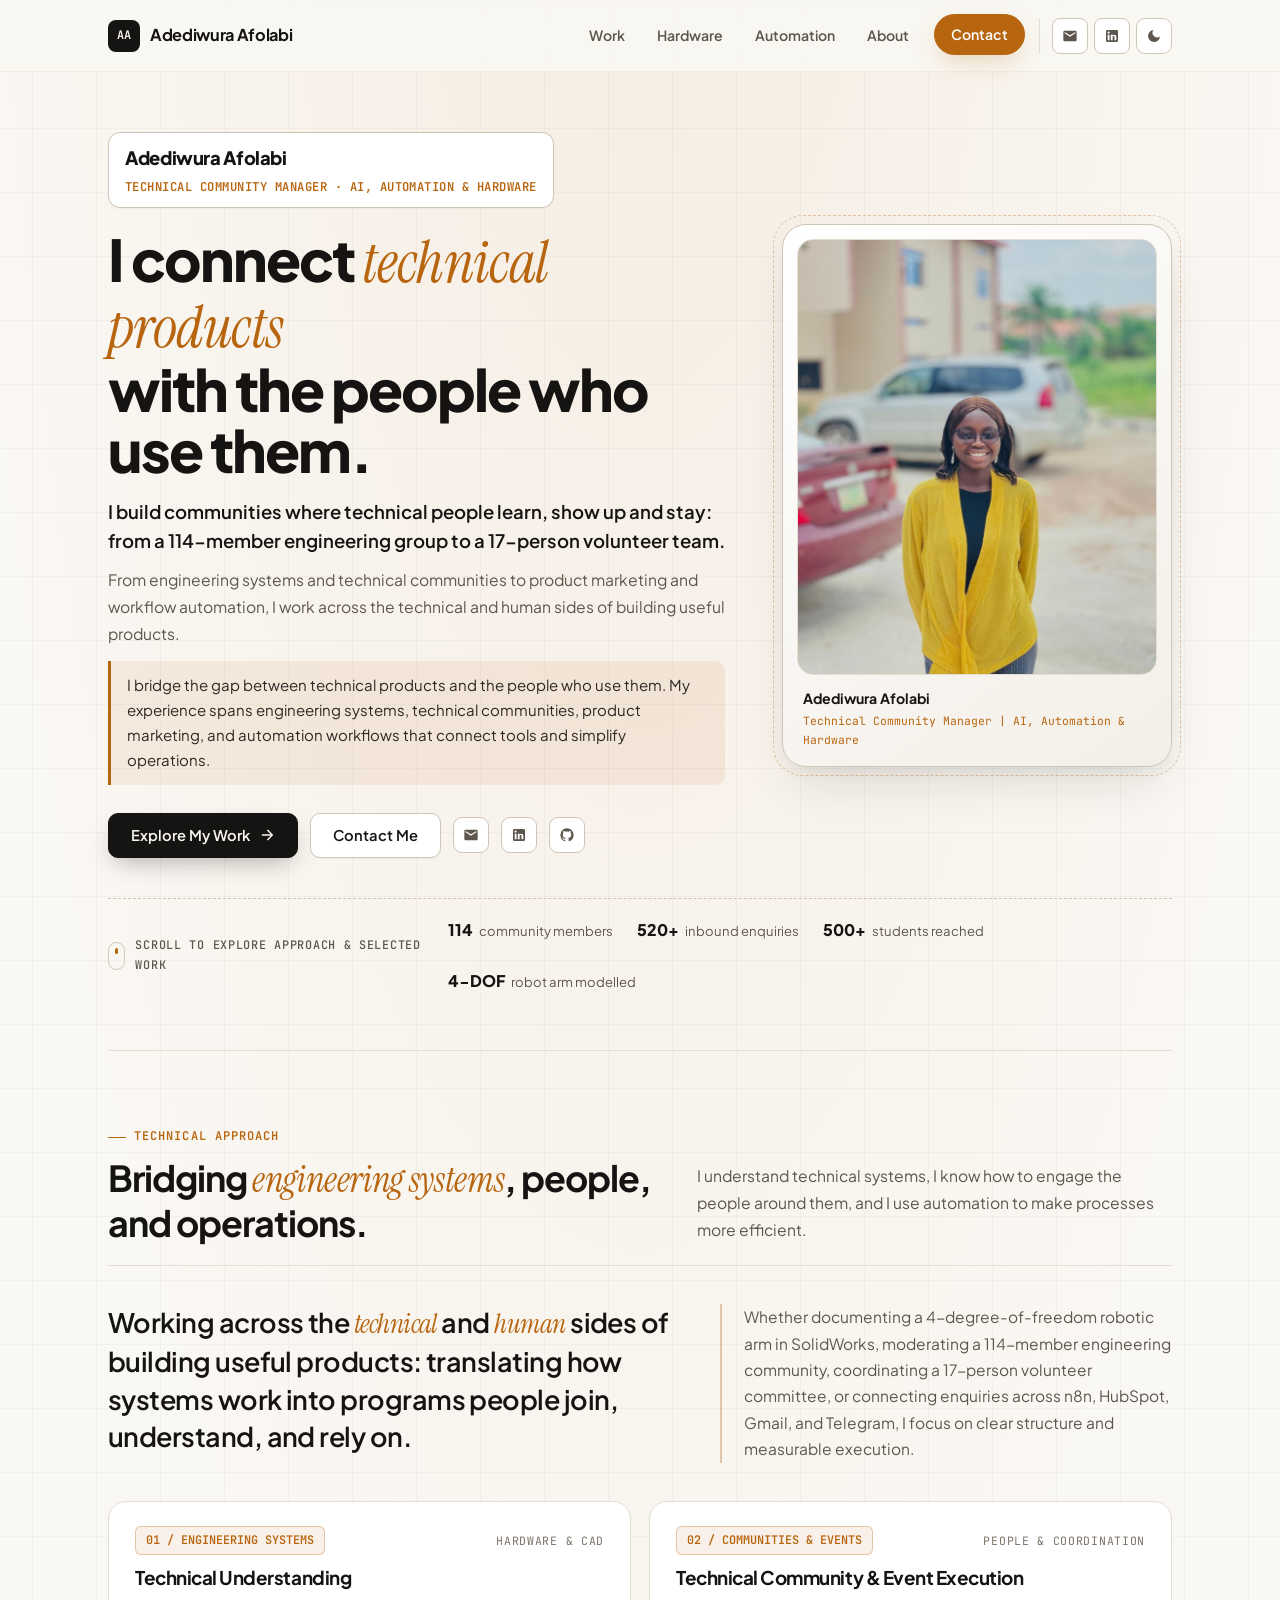
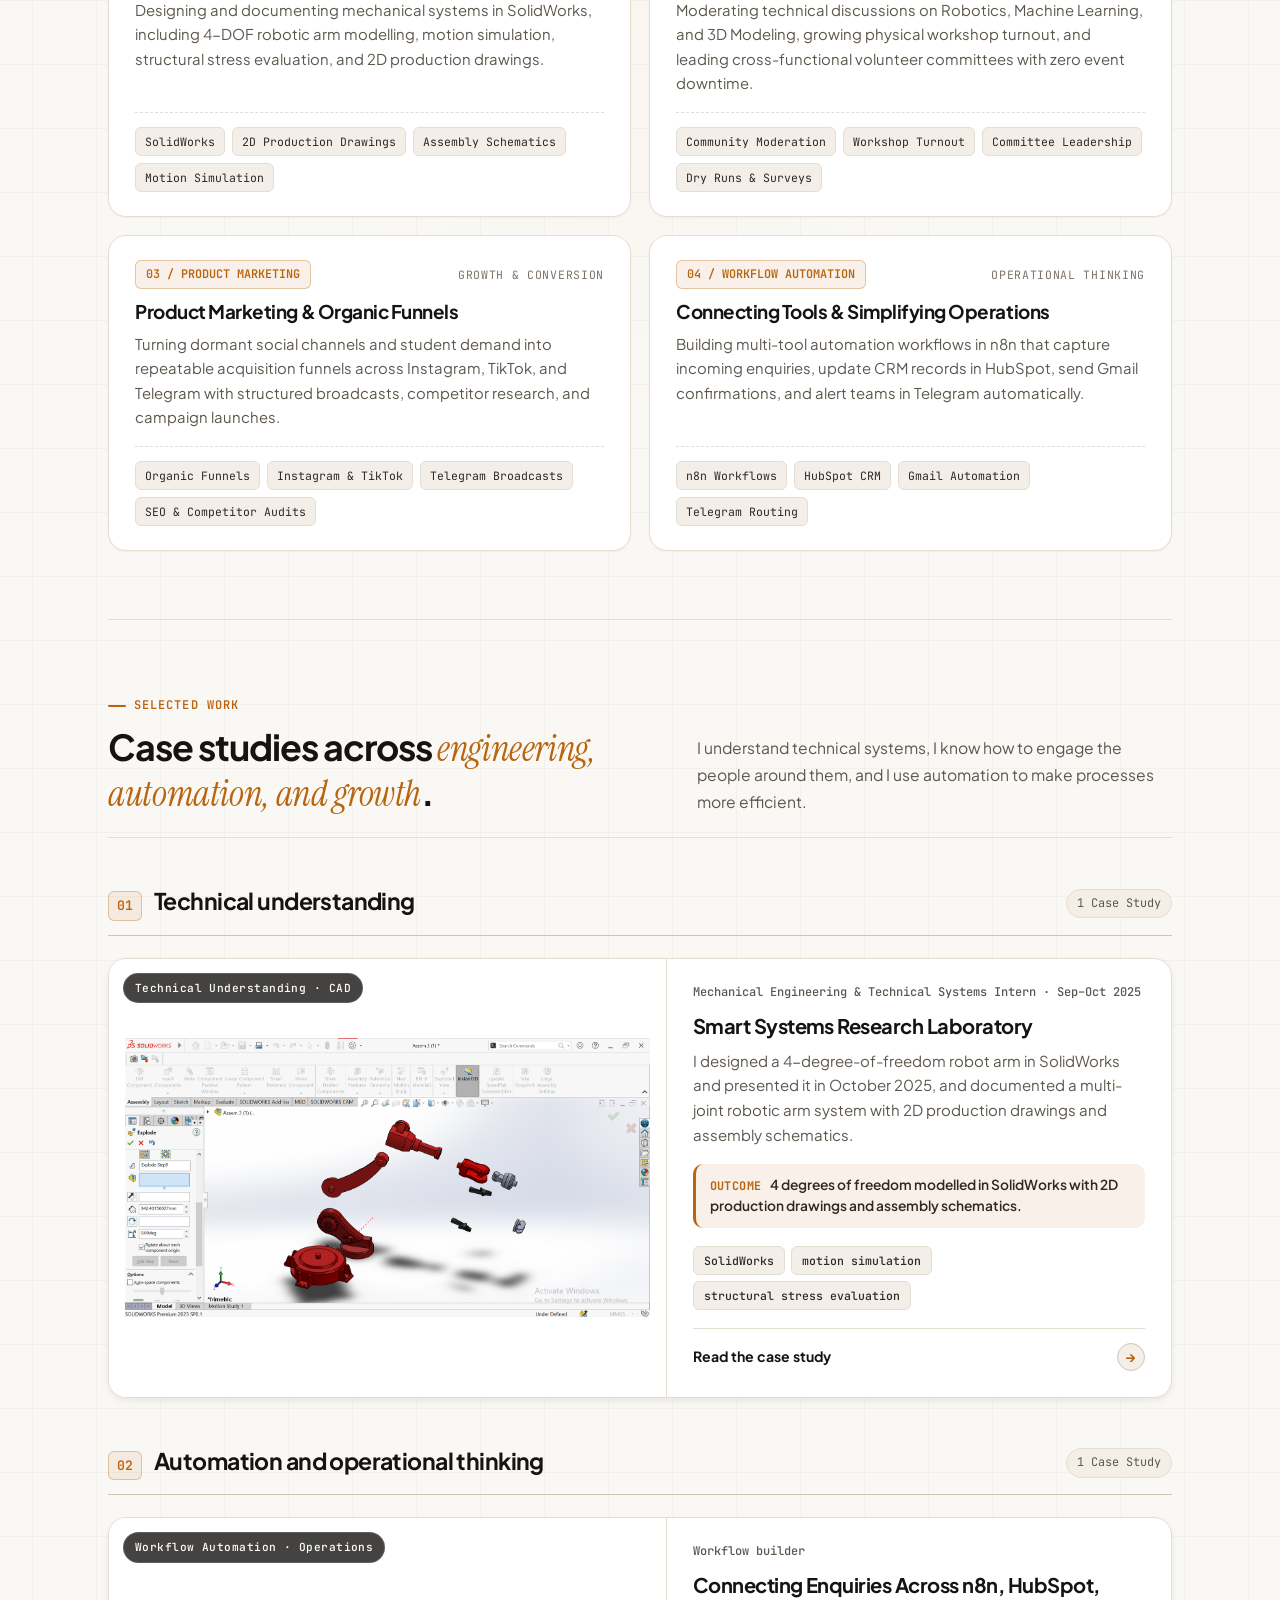
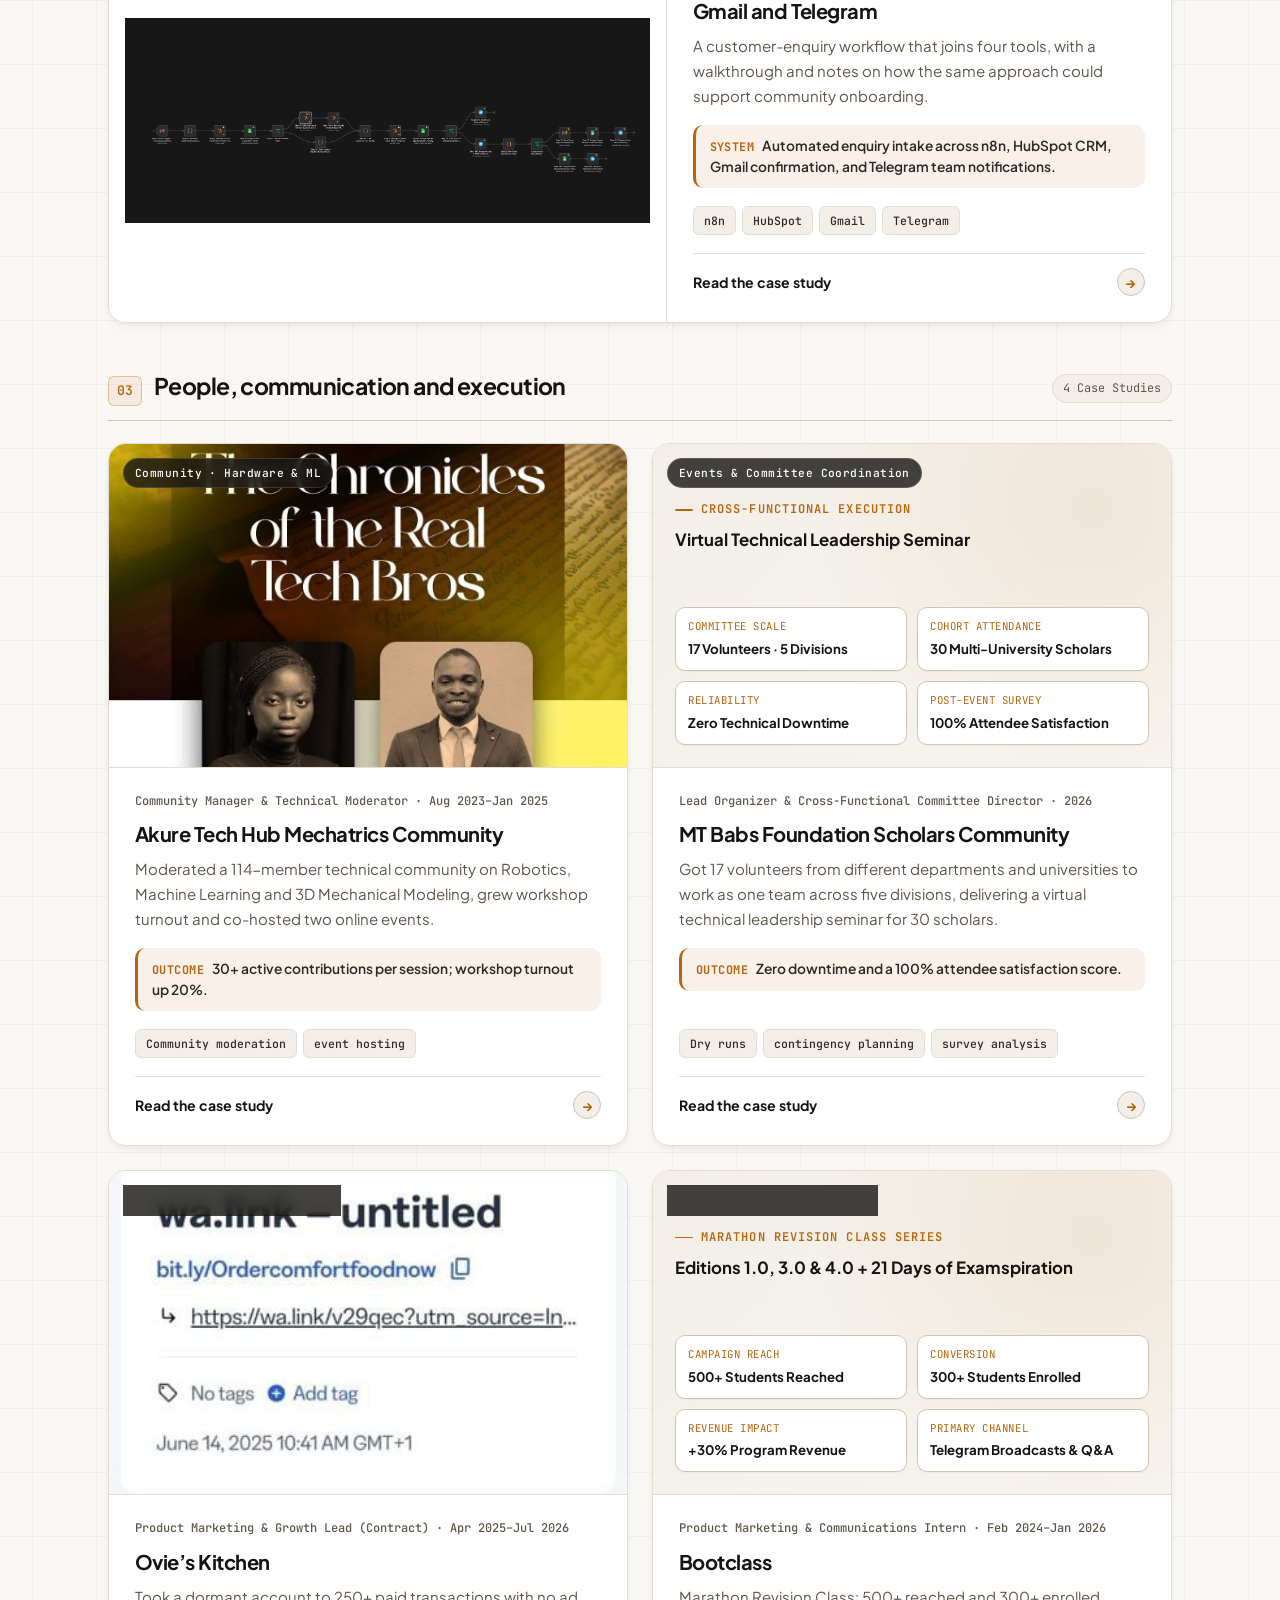
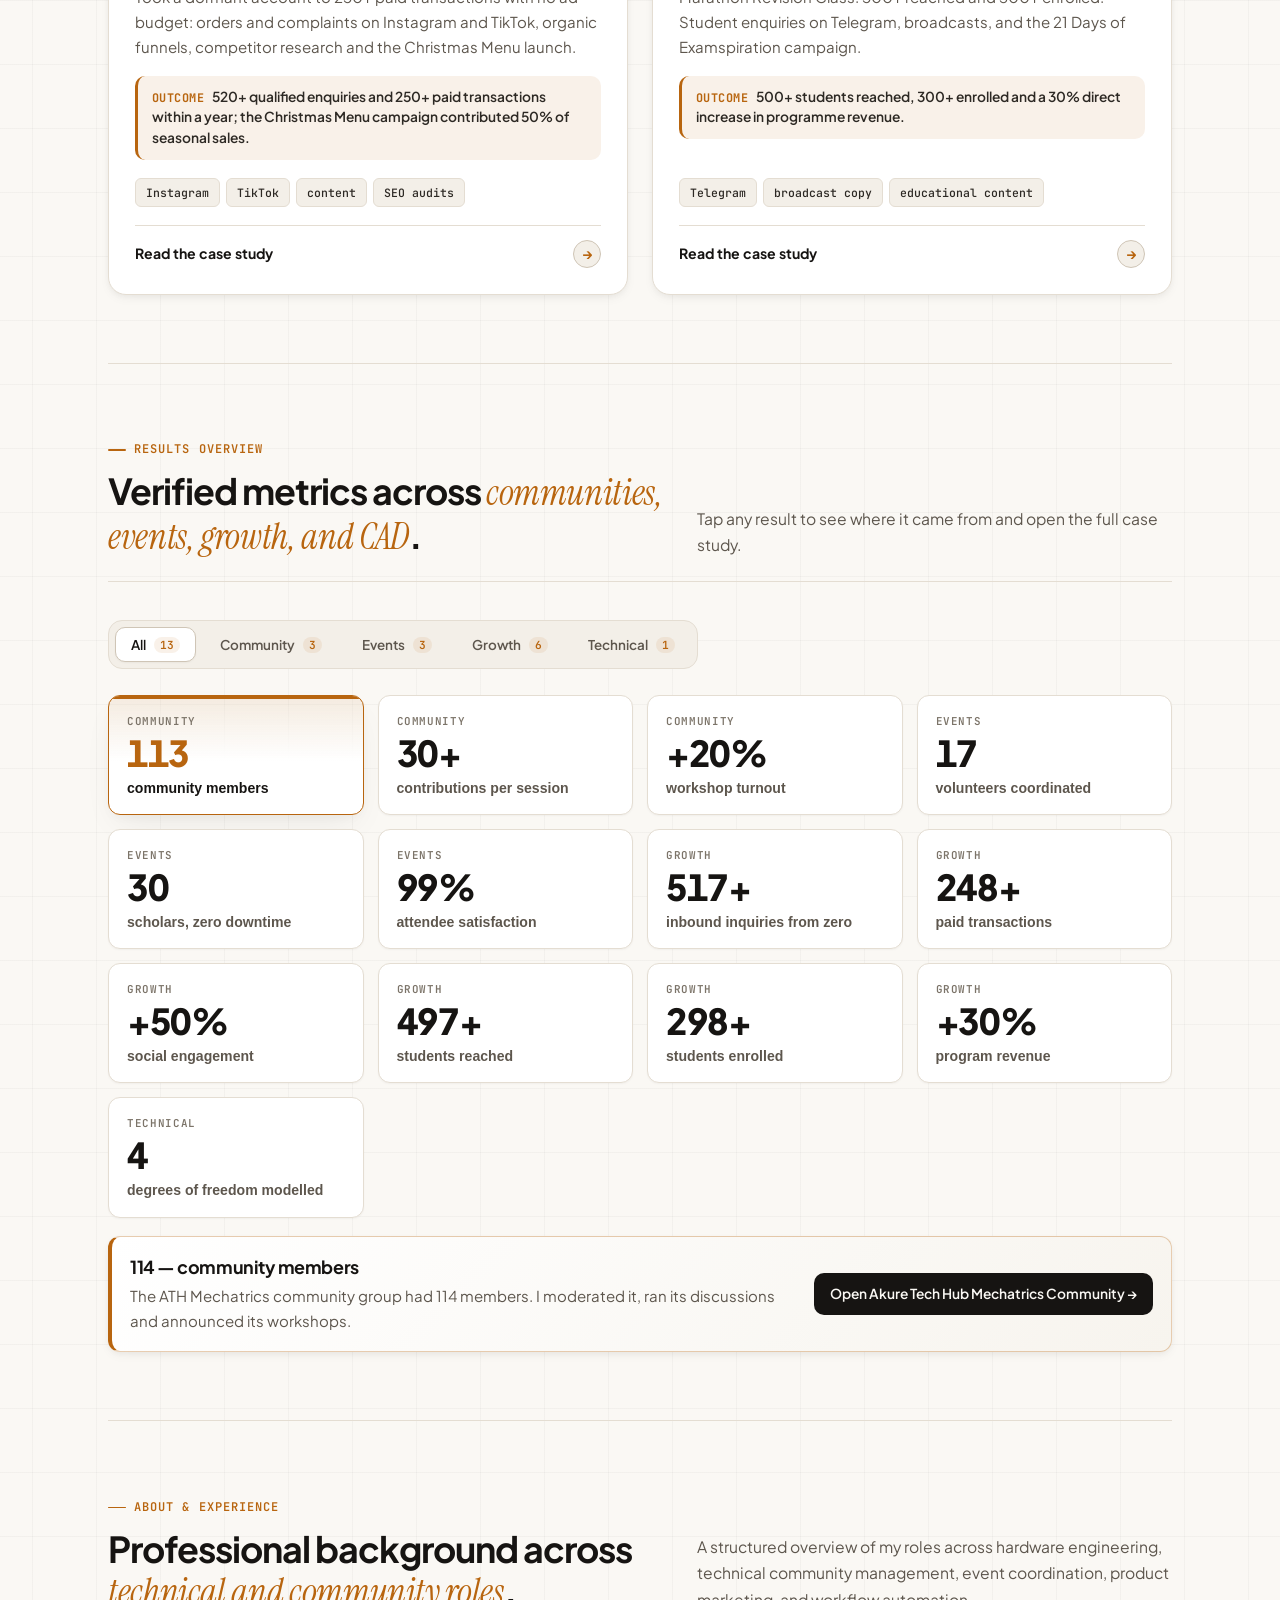
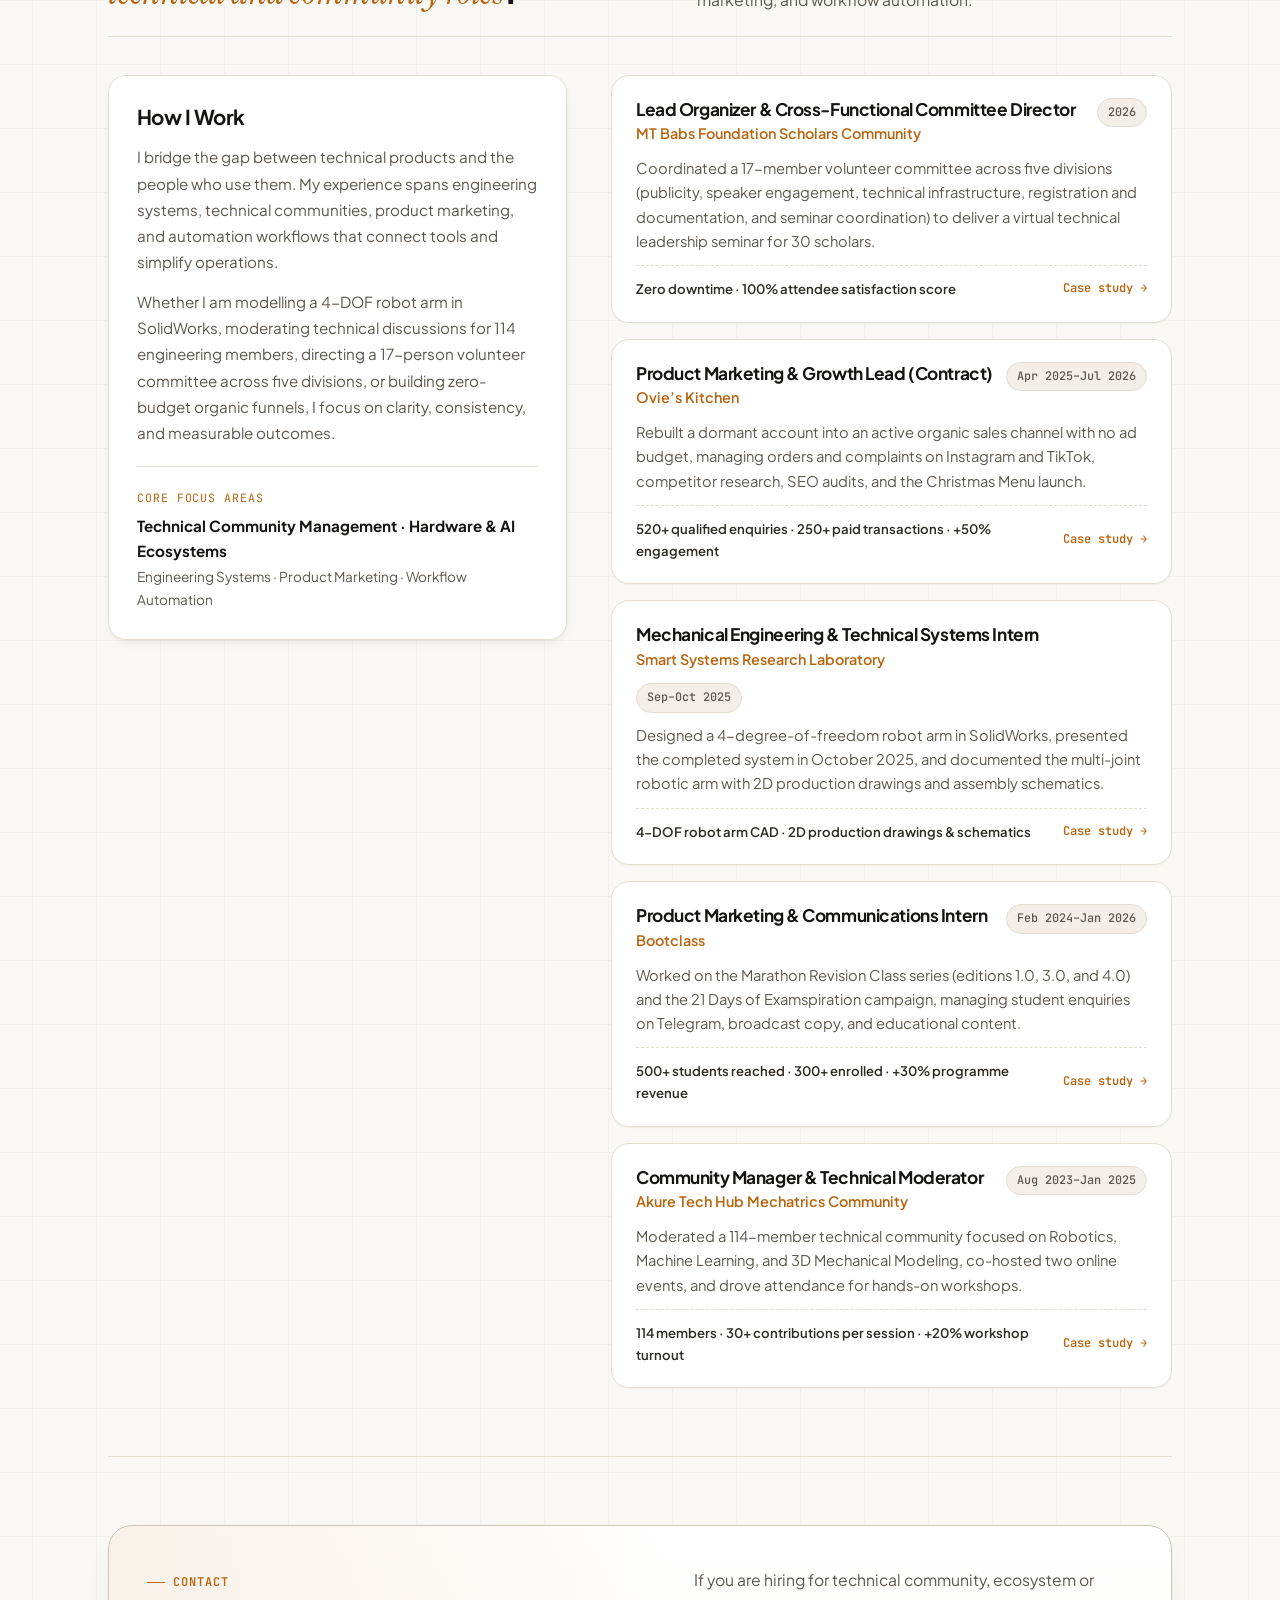
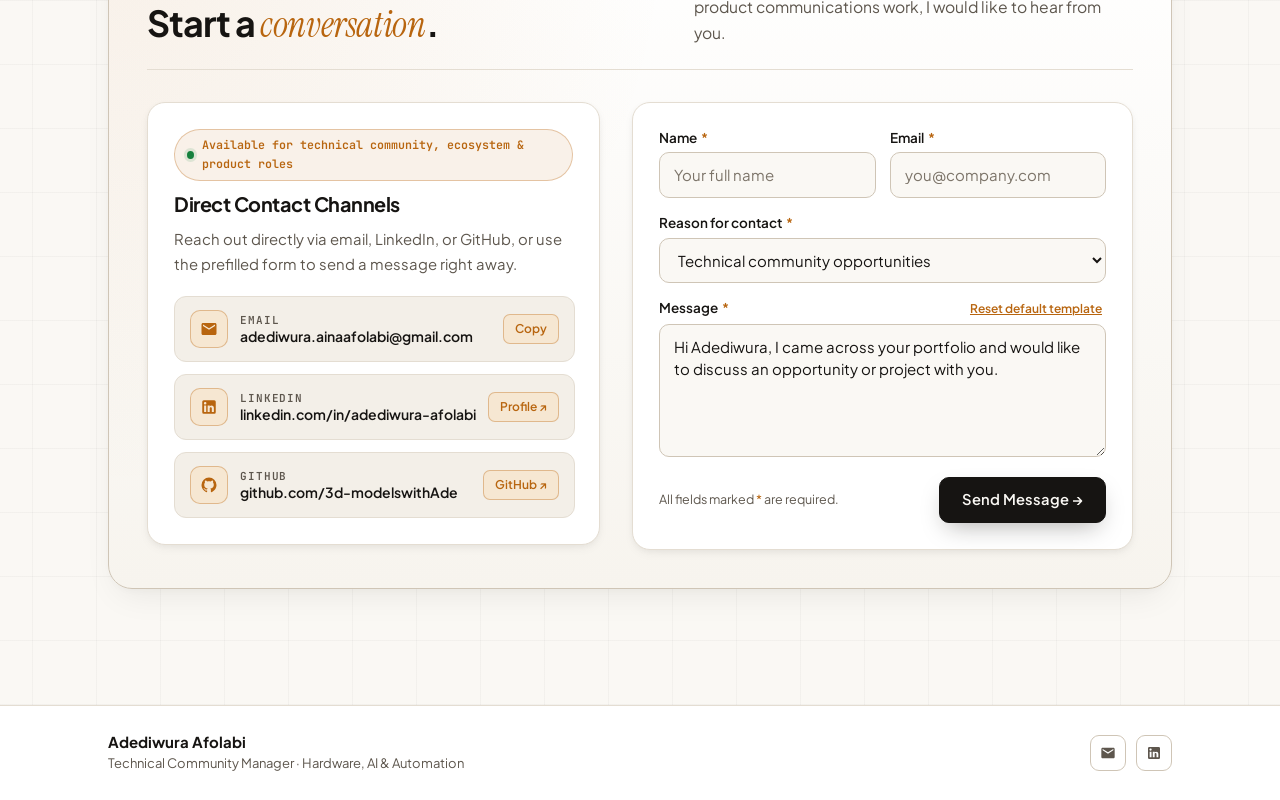
<file: index.html>
<!DOCTYPE html>
<html lang="en">
<head>
<meta charset="utf-8">
<meta name="viewport" content="width=device-width, initial-scale=1, viewport-fit=cover">
<title>Adediwura Afolabi · Technical Community Manager</title>
<meta name="description" content="Technical community manager across hardware, AI and automation, with case studies in community, events, product marketing and workflow automation.">
<link rel="stylesheet" href="site.css">
</head>
<body>
<a class="skip" href="#main">Skip to content</a>

<header class="site" id="site-header">
  <div>
    <a class="name" href="./">Adediwura Afolabi</a>
    <button class="nav-toggle" type="button" aria-label="Toggle navigation menu" aria-expanded="false" aria-controls="main-nav">
      <svg viewBox="0 0 24 24" fill="none" stroke="currentColor" stroke-width="2" stroke-linecap="round">
        <path d="M4 7h16M4 12h16M4 17h16"/>
      </svg>
    </button>
    <nav id="main-nav" aria-label="Main">
      <a href="#work">Work</a>
      <a href="smart-systems/">Hardware</a>
      <a href="automation/">Automation</a>
      <a href="#about">About</a>
      <a class="nav-contact" href="#contact">Contact</a>
    </nav>
  </div>
</header>

<main id="main">
  <!-- ====================================================================
       HERO SECTION — PRIORITY ONE (SECTION 5)
       ==================================================================== -->
  <section id="hero" class="hero" aria-label="Introduction">
    <div class="hero-split">
      <div class="hero-copy">
        <div class="hero-identity reveal-up" style="--reveal-delay: 40ms;">
          <span class="hero-name">Adediwura Afolabi</span>
          <span class="hero-role">Technical Community Manager &middot; AI, Automation &amp; Hardware</span>
        </div>

        <h1 class="hero-headline reveal-up" style="--reveal-delay: 100ms;">
          I connect <span class="line-highlight">technical products</span><br>
          with the people who use them.
        </h1>

        <p class="hero-intro reveal-up" style="--reveal-delay: 150ms;">
          I build communities where technical people learn, show up and stay: from a 114-member engineering group to a 17-person volunteer team.
        </p>

        <p class="hero-lead reveal-up" style="--reveal-delay: 200ms;">
          From engineering systems and technical communities to product marketing and workflow automation, I work across the technical and human sides of building useful products.
        </p>

        <p class="hero-sub-quote reveal-up" style="--reveal-delay: 240ms;">
          I bridge the gap between technical products and the people who use them. My experience spans engineering systems, technical communities, product marketing, and automation workflows that connect tools and simplify operations.
        </p>

        <div class="cta btns reveal-up" style="--reveal-delay: 280ms;">
          <a class="btn primary main" href="#work">
            <span>Explore My Work</span>
            <svg viewBox="0 0 24 24" fill="none" stroke="currentColor" stroke-width="2" stroke-linecap="round" stroke-linejoin="round" aria-hidden="true">
              <path d="M5 12h14M13 5l7 7-7 7"/>
            </svg>
          </a>
          <a class="btn" href="#contact">Contact Me</a>
          <a class="icon-btn" href="mailto:adediwura.ainaafolabi@gmail.com?subject=Portfolio%20Enquiry&amp;body=Hi%20Adediwura%2C%0A%0AI%20came%20across%20your%20portfolio%20and%20would%20like%20to%20discuss%20an%20opportunity%20or%20project%20with%20you." aria-label="Send an email to adediwura.ainaafolabi@gmail.com" data-tip="Email: adediwura.ainaafolabi@gmail.com">
            <svg viewBox="0 0 24 24" aria-hidden="true"><path d="M20 4H4c-1.1 0-2 .9-2 2v12c0 1.1.9 2 2 2h16c1.1 0 2-.9 2-2V6c0-1.1-.9-2-2-2zm0 4-8 5-8-5V6l8 5 8-5v2z"/></svg>
          </a>
          <a class="icon-btn" href="https://www.linkedin.com/in/adediwura-afolabi" target="_blank" rel="noopener noreferrer" aria-label="Adediwura Afolabi on LinkedIn (opens in new tab)" data-tip="LinkedIn: adediwura-afolabi">
            <svg viewBox="0 0 24 24" aria-hidden="true"><path d="M19 3a2 2 0 0 1 2 2v14a2 2 0 0 1-2 2H5a2 2 0 0 1-2-2V5a2 2 0 0 1 2-2h14m-.5 15.5v-5.3a3.26 3.26 0 0 0-3.26-3.26c-.85 0-1.84.52-2.28 1.3v-1.11h-2.79v8.37h2.79v-4.93c0-.77.62-1.4 1.39-1.4a1.4 1.4 0 0 1 1.4 1.4v4.93h2.75M6.88 8.56a1.68 1.68 0 0 0 1.68-1.68c0-.93-.75-1.69-1.68-1.69a1.69 1.69 0 0 0-1.69 1.69c0 .93.76 1.68 1.69 1.68m1.39 9.94v-8.37H5.5v8.37h2.77z"/></svg>
          </a>
          <a class="icon-btn" href="https://github.com/3d-modelswithAde" target="_blank" rel="noopener noreferrer" aria-label="Adediwura Afolabi on GitHub (opens in new tab)" data-tip="GitHub: 3d-modelswithAde">
            <svg viewBox="0 0 24 24" aria-hidden="true"><path d="M12 2A10 10 0 0 0 2 12c0 4.42 2.87 8.17 6.84 9.5.5.08.66-.23.66-.5v-1.69c-2.77.6-3.36-1.34-3.36-1.34-.46-1.16-1.11-1.47-1.11-1.47-.91-.62.07-.6.07-.6 1 .07 1.53 1.03 1.53 1.03.87 1.52 2.34 1.07 2.91.83.09-.65.35-1.09.63-1.34-2.22-.25-4.55-1.11-4.55-4.92 0-1.11.38-2 1.03-2.71-.1-.25-.45-1.29.1-2.64 0 0 .84-.27 2.75 1.02.79-.22 1.65-.33 2.5-.33.85 0 1.71.11 2.5.33 1.91-1.29 2.75-1.02 2.75-1.02.55 1.35.2 2.39.1 2.64.65.71 1.03 1.6 1.03 2.71 0 3.82-2.34 4.66-4.57 4.91.36.31.69.92.69 1.85V21c0 .27.16.59.67.5C19.14 20.16 22 16.42 22 12A10 10 0 0 0 12 2z"/></svg>
          </a>
        </div>
      </div>

      <figure class="hero-visual reveal-up" style="--reveal-delay: 140ms; margin: 0;">
        <div class="hero-portrait-stage">
          <div class="portrait-frame-inner">
            <img src="adediwura-afolabi.jpg" alt="Adediwura Afolabi" width="736" height="1080" loading="eager" fetchpriority="high">
          </div>
          <figcaption class="portrait-caption-bar">
            <div class="portrait-caption-text">
              <strong>Adediwura Afolabi</strong>
              <span>Technical Community Manager | AI, Automation &amp; Hardware</span>
            </div>
          </figcaption>
        </div>
      </figure>
    </div>

    <div class="hero-scroll-row reveal-up" style="--reveal-delay: 340ms;">
      <a class="scroll-cue" href="#expertise" aria-label="Scroll to technical expertise section">
        <span class="scroll-cue-mouse" aria-hidden="true">
          <span class="scroll-cue-wheel"></span>
        </span>
        <span>Scroll to explore approach &amp; selected work</span>
      </a>
      <div class="hero-quick-stats" aria-label="Key portfolio highlights">
        <div class="hero-stat-pill"><strong>114</strong> <span>community members</span></div>
        <div class="hero-stat-pill"><strong>520+</strong> <span>inbound enquiries</span></div>
        <div class="hero-stat-pill"><strong>500+</strong> <span>students reached</span></div>
        <div class="hero-stat-pill"><strong>4-DOF</strong> <span>robot arm modelled</span></div>
      </div>
    </div>
  </section>

  <!-- ====================================================================
       TECHNICAL EXPERTISE / PROFESSIONAL INTRODUCTION (SECTION 6)
       ==================================================================== -->
  <section class="expertise-section" id="expertise" aria-label="Technical Approach">
    <div class="section-head-split reveal-up">
      <div>
        <p class="kicker">Technical Approach</p>
        <h2>Bridging <span class="serif-accent">engineering systems</span>, people, and operations.</h2>
      </div>
      <p class="sub">
        I understand technical systems, I know how to engage the people around them, and I use automation to make processes more efficient.
      </p>
    </div>

    <div class="philosophy-lead-grid reveal-up">
      <p class="philosophy-statement">
        Working across the <em>technical</em> and <em>human</em> sides of building useful products: translating how systems work into programs people join, understand, and rely on.
      </p>
      <div class="philosophy-narrative">
        <p>
          Whether documenting a 4-degree-of-freedom robotic arm in SolidWorks, moderating a 114-member engineering community, coordinating a 17-person volunteer committee, or connecting enquiries across n8n, HubSpot, Gmail, and Telegram, I focus on clear structure and measurable execution.
        </p>
      </div>
    </div>

    <div class="discipline-matrix">
      <article class="discipline-block reveal-up" style="--reveal-delay: 40ms;">
        <div>
          <div class="discipline-top">
            <span class="discipline-index">01 / ENGINEERING SYSTEMS</span>
            <span class="discipline-Focus">Hardware &amp; CAD</span>
          </div>
          <h3>Technical Understanding</h3>
          <p>
            Designing and documenting mechanical systems in SolidWorks, including 4-DOF robotic arm modelling, motion simulation, structural stress evaluation, and 2D production drawings.
          </p>
        </div>
        <div class="discipline-deliverables">
          <span>SolidWorks</span>
          <span>2D Production Drawings</span>
          <span>Assembly Schematics</span>
          <span>Motion Simulation</span>
        </div>
      </article>

      <article class="discipline-block reveal-up" style="--reveal-delay: 90ms;">
        <div>
          <div class="discipline-top">
            <span class="discipline-index">02 / COMMUNITIES &amp; EVENTS</span>
            <span class="discipline-Focus">People &amp; Coordination</span>
          </div>
          <h3>Technical Community &amp; Event Execution</h3>
          <p>
            Moderating technical discussions on Robotics, Machine Learning, and 3D Modeling, growing physical workshop turnout, and leading cross-functional volunteer committees with zero event downtime.
          </p>
        </div>
        <div class="discipline-deliverables">
          <span>Community Moderation</span>
          <span>Workshop Turnout</span>
          <span>Committee Leadership</span>
          <span>Dry Runs &amp; Surveys</span>
        </div>
      </article>

      <article class="discipline-block reveal-up" style="--reveal-delay: 140ms;">
        <div>
          <div class="discipline-top">
            <span class="discipline-index">03 / PRODUCT MARKETING</span>
            <span class="discipline-Focus">Growth &amp; Conversion</span>
          </div>
          <h3>Product Marketing &amp; Organic Funnels</h3>
          <p>
            Turning dormant social channels and student demand into repeatable acquisition funnels across Instagram, TikTok, and Telegram with structured broadcasts, competitor research, and campaign launches.
          </p>
        </div>
        <div class="discipline-deliverables">
          <span>Organic Funnels</span>
          <span>Instagram &amp; TikTok</span>
          <span>Telegram Broadcasts</span>
          <span>SEO &amp; Competitor Audits</span>
        </div>
      </article>

      <article class="discipline-block reveal-up" style="--reveal-delay: 190ms;">
        <div>
          <div class="discipline-top">
            <span class="discipline-index">04 / WORKFLOW AUTOMATION</span>
            <span class="discipline-Focus">Operational Thinking</span>
          </div>
          <h3>Connecting Tools &amp; Simplifying Operations</h3>
          <p>
            Building multi-tool automation workflows in n8n that capture incoming enquiries, update CRM records in HubSpot, send Gmail confirmations, and alert teams in Telegram automatically.
          </p>
        </div>
        <div class="discipline-deliverables">
          <span>n8n Workflows</span>
          <span>HubSpot CRM</span>
          <span>Gmail Automation</span>
          <span>Telegram Routing</span>
        </div>
      </article>
    </div>
  </section>

  <!-- ====================================================================
       SELECTED WORK / PROJECT SHOWCASE — PRIORITY TWO (SECTION 7)
       ==================================================================== -->
  <section id="work" aria-label="Selected work">
    <div class="section-head-split reveal-up">
      <div>
        <p class="kicker">Selected Work</p>
        <h2>Case studies across <span class="serif-accent">engineering, automation, and growth</span>.</h2>
      </div>
      <p class="sub">
        I understand technical systems, I know how to engage the people around them, and I use automation to make processes more efficient.
      </p>
    </div>

    <!-- CATEGORY 01: TECHNICAL UNDERSTANDING -->
    <div class="work-category-block">
      <div class="cat-header reveal-up">
        <div class="cat-header-left">
          <span class="cat-num">01</span>
          <h3 class="cat-title">Technical understanding</h3>
        </div>
        <span class="cat-count">1 Case Study</span>
      </div>

      <div class="work-grid single-feature">
        <article class="work reveal-up" style="--reveal-delay: 40ms;">
          <a class="work-media" href="smart-systems/" aria-label="Read Smart Systems Research Laboratory case study">
            <span class="work-cat-badge">Technical Understanding &middot; CAD</span>
            <img class="contain-schematic" src="smart-systems/assembly-exploded.png" alt="Exploded assembly schematic of the 4-DOF robot arm in SolidWorks" loading="lazy">
          </a>
          <div class="work-body">
            <p class="meta">Mechanical Engineering &amp; Technical Systems Intern &middot; Sep&ndash;Oct 2025</p>
            <h4><a href="smart-systems/">Smart Systems Research Laboratory</a></h4>
            <p class="work-desc">
              I designed a 4-degree-of-freedom robot arm in SolidWorks and presented it in October 2025, and documented a multi-joint robotic arm system with 2D production drawings and assembly schematics.
            </p>
            <p class="out">
              <strong>Outcome</strong> 4 degrees of freedom modelled in SolidWorks with 2D production drawings and assembly schematics.
            </p>
            <div class="work-tags">
              <span>SolidWorks</span>
              <span>motion simulation</span>
              <span>structural stress evaluation</span>
            </div>
            <a class="go" href="smart-systems/">
              <span>Read the case study</span>
              <span class="go-arrow" aria-hidden="true">&rarr;</span>
            </a>
          </div>
        </article>
      </div>
    </div>

    <!-- CATEGORY 02: AUTOMATION AND OPERATIONAL THINKING -->
    <div class="work-category-block">
      <div class="cat-header reveal-up">
        <div class="cat-header-left">
          <span class="cat-num">02</span>
          <h3 class="cat-title">Automation and operational thinking</h3>
        </div>
        <span class="cat-count">1 Case Study</span>
      </div>

      <div class="work-grid single-feature">
        <article class="work reveal-up" style="--reveal-delay: 40ms;">
          <a class="work-media" href="automation/" aria-label="Read Connecting Enquiries Across n8n, HubSpot, Gmail and Telegram case study">
            <span class="work-cat-badge">Workflow Automation &middot; Operations</span>
            <img class="contain-schematic" src="automation/workflow.png" alt="n8n workflow connecting HubSpot, Gmail, and Telegram" loading="lazy">
          </a>
          <div class="work-body">
            <p class="meta">Workflow builder</p>
            <h4><a href="automation/">Connecting Enquiries Across n8n, HubSpot, Gmail and Telegram</a></h4>
            <p class="work-desc">
              A customer-enquiry workflow that joins four tools, with a walkthrough and notes on how the same approach could support community onboarding.
            </p>
            <p class="out">
              <strong>System</strong> Automated enquiry intake across n8n, HubSpot CRM, Gmail confirmation, and Telegram team notifications.
            </p>
            <div class="work-tags">
              <span>n8n</span>
              <span>HubSpot</span>
              <span>Gmail</span>
              <span>Telegram</span>
            </div>
            <a class="go" href="automation/">
              <span>Read the case study</span>
              <span class="go-arrow" aria-hidden="true">&rarr;</span>
            </a>
          </div>
        </article>
      </div>
    </div>

    <!-- CATEGORY 03: PEOPLE, COMMUNICATION AND EXECUTION -->
    <div class="work-category-block">
      <div class="cat-header reveal-up">
        <div class="cat-header-left">
          <span class="cat-num">03</span>
          <h3 class="cat-title">People, communication and execution</h3>
        </div>
        <span class="cat-count">4 Case Studies</span>
      </div>

      <div class="work-grid">
        <!-- Akure Tech Hub Mechatrics Community -->
        <article class="work reveal-up" style="--reveal-delay: 40ms;">
          <a class="work-media" href="akure-tech-hub/" aria-label="Read Akure Tech Hub Mechatrics Community case study">
            <span class="work-cat-badge">Community &middot; Hardware &amp; ML</span>
            <img src="akure-tech-hub/preview.jpg" alt="Event flyer for Akure Tech Hub Mechatrics Community online event" loading="lazy">
          </a>
          <div class="work-body">
            <p class="meta">Community Manager &amp; Technical Moderator &middot; Aug 2023&ndash;Jan 2025</p>
            <h4><a href="akure-tech-hub/">Akure Tech Hub Mechatrics Community</a></h4>
            <p class="work-desc">
              Moderated a 114-member technical community on Robotics, Machine Learning and 3D Mechanical Modeling, grew workshop turnout and co-hosted two online events.
            </p>
            <p class="out">
              <strong>Outcome</strong> 30+ active contributions per session; workshop turnout up 20%.
            </p>
            <div class="work-tags">
              <span>Community moderation</span>
              <span>event hosting</span>
            </div>
            <a class="go" href="akure-tech-hub/">
              <span>Read the case study</span>
              <span class="go-arrow" aria-hidden="true">&rarr;</span>
            </a>
          </div>
        </article>

        <!-- MT Babs Foundation Scholars Community -->
        <article class="work reveal-up" style="--reveal-delay: 90ms;">
          <a class="work-media" href="mtbabs-seminars/" aria-label="Read MT Babs Foundation Scholars Community case study">
            <span class="work-cat-badge">Events &amp; Committee Coordination</span>
            <div class="work-visual-blueprint">
              <div>
                <span class="kicker" style="margin-bottom:6px !important;">Cross-Functional Execution</span>
                <strong style="display:block;font-size:1.05rem;color:var(--ink);">Virtual Technical Leadership Seminar</strong>
              </div>
              <div class="blueprint-grid-overlay">
                <div class="blueprint-node">
                  <span>Committee Scale</span>
                  <strong>17 Volunteers &middot; 5 Divisions</strong>
                </div>
                <div class="blueprint-node">
                  <span>Cohort Attendance</span>
                  <strong>30 Multi-University Scholars</strong>
                </div>
                <div class="blueprint-node">
                  <span>Reliability</span>
                  <strong>Zero Technical Downtime</strong>
                </div>
                <div class="blueprint-node">
                  <span>Post-Event Survey</span>
                  <strong>100% Attendee Satisfaction</strong>
                </div>
              </div>
            </div>
          </a>
          <div class="work-body">
            <p class="meta">Lead Organizer &amp; Cross-Functional Committee Director &middot; 2026</p>
            <h4><a href="mtbabs-seminars/">MT Babs Foundation Scholars Community</a></h4>
            <p class="work-desc">
              Got 17 volunteers from different departments and universities to work as one team across five divisions, delivering a virtual technical leadership seminar for 30 scholars.
            </p>
            <p class="out">
              <strong>Outcome</strong> Zero downtime and a 100% attendee satisfaction score.
            </p>
            <div class="work-tags">
              <span>Dry runs</span>
              <span>contingency planning</span>
              <span>survey analysis</span>
            </div>
            <a class="go" href="mtbabs-seminars/">
              <span>Read the case study</span>
              <span class="go-arrow" aria-hidden="true">&rarr;</span>
            </a>
          </div>
        </article>

        <!-- Ovie's Kitchen -->
        <article class="work reveal-up" style="--reveal-delay: 140ms;">
          <a class="work-media" href="ovies-kitchen/" aria-label="Read Ovie's Kitchen case study">
            <span class="work-cat-badge">Product Marketing &amp; Growth</span>
            <img src="ovies-kitchen/preview.jpg" alt="Ovie's Kitchen campaign analytics and engagement overview" loading="lazy">
          </a>
          <div class="work-body">
            <p class="meta">Product Marketing &amp; Growth Lead (Contract) &middot; Apr 2025&ndash;Jul 2026</p>
            <h4><a href="ovies-kitchen/">Ovie&rsquo;s Kitchen</a></h4>
            <p class="work-desc">
              Took a dormant account to 250+ paid transactions with no ad budget: orders and complaints on Instagram and TikTok, organic funnels, competitor research and the Christmas Menu launch.
            </p>
            <p class="out">
              <strong>Outcome</strong> 520+ qualified enquiries and 250+ paid transactions within a year; the Christmas Menu campaign contributed 50% of seasonal sales.
            </p>
            <div class="work-tags">
              <span>Instagram</span>
              <span>TikTok</span>
              <span>content</span>
              <span>SEO audits</span>
            </div>
            <a class="go" href="ovies-kitchen/">
              <span>Read the case study</span>
              <span class="go-arrow" aria-hidden="true">&rarr;</span>
            </a>
          </div>
        </article>

        <!-- Bootclass -->
        <article class="work reveal-up" style="--reveal-delay: 190ms;">
          <a class="work-media" href="bootclass/" aria-label="Read Bootclass case study">
            <span class="work-cat-badge">Product Marketing &amp; Comms</span>
            <div class="work-visual-blueprint">
              <div>
                <span class="kicker" style="margin-bottom:6px !important;">Marathon Revision Class Series</span>
                <strong style="display:block;font-size:1.05rem;color:var(--ink);">Editions 1.0, 3.0 &amp; 4.0 + 21 Days of Examspiration</strong>
              </div>
              <div class="blueprint-grid-overlay">
                <div class="blueprint-node">
                  <span>Campaign Reach</span>
                  <strong>500+ Students Reached</strong>
                </div>
                <div class="blueprint-node">
                  <span>Conversion</span>
                  <strong>300+ Students Enrolled</strong>
                </div>
                <div class="blueprint-node">
                  <span>Revenue Impact</span>
                  <strong>+30% Program Revenue</strong>
                </div>
                <div class="blueprint-node">
                  <span>Primary Channel</span>
                  <strong>Telegram Broadcasts &amp; Q&amp;A</strong>
                </div>
              </div>
            </div>
          </a>
          <div class="work-body">
            <p class="meta">Product Marketing &amp; Communications Intern &middot; Feb 2024&ndash;Jan 2026</p>
            <h4><a href="bootclass/">Bootclass</a></h4>
            <p class="work-desc">
              Marathon Revision Class: 500+ reached and 300+ enrolled. Student enquiries on Telegram, broadcasts, and the 21 Days of Examspiration campaign.
            </p>
            <p class="out">
              <strong>Outcome</strong> 500+ students reached, 300+ enrolled and a 30% direct increase in programme revenue.
            </p>
            <div class="work-tags">
              <span>Telegram</span>
              <span>broadcast copy</span>
              <span>educational content</span>
            </div>
            <a class="go" href="bootclass/">
              <span>Read the case study</span>
              <span class="go-arrow" aria-hidden="true">&rarr;</span>
            </a>
          </div>
        </article>
      </div>
    </div>
  </section>

  <!-- ====================================================================
       RESULTS / IMPACT SECTION (SECTION 8)
       ==================================================================== -->
  <section id="impact" aria-label="Results overview">
    <div class="section-head-split reveal-up">
      <div>
        <p class="kicker">Results Overview</p>
        <h2>Verified metrics across <span class="serif-accent">communities, events, growth, and CAD</span>.</h2>
      </div>
      <p class="sub">
        Tap any result to see where it came from and open the full case study.
      </p>
    </div>

    <div class="chips reveal-up" role="tablist" aria-label="Filter results by category">
      <button type="button" data-f="All" class="chip on active">All <span class="chip-count">13</span></button>
      <button type="button" data-f="Community" class="chip">Community <span class="chip-count">3</span></button>
      <button type="button" data-f="Events" class="chip">Events <span class="chip-count">3</span></button>
      <button type="button" data-f="Growth" class="chip">Growth <span class="chip-count">6</span></button>
      <button type="button" data-f="Technical" class="chip">Technical <span class="chip-count">1</span></button>
    </div>

    <div class="tiles reveal-up" id="tiles"></div>
    <div class="card detail reveal-up" id="detail" hidden></div>
  </section>

  <!-- ====================================================================
       ABOUT / EXPERIENCE SECTION (SECTION 9)
       ==================================================================== -->
  <section id="about" aria-label="About and Experience">
    <div class="section-head-split reveal-up">
      <div>
        <p class="kicker">About &amp; Experience</p>
        <h2>Professional background across <span class="serif-accent">technical and community roles</span>.</h2>
      </div>
      <p class="sub">
        A structured overview of my roles across hardware engineering, technical community management, event coordination, product marketing, and workflow automation.
      </p>
    </div>

    <div class="about-editorial-grid">
      <aside class="about-bio-card reveal-up">
        <h3>How I Work</h3>
        <p>
          I bridge the gap between technical products and the people who use them. My experience spans engineering systems, technical communities, product marketing, and automation workflows that connect tools and simplify operations.
        </p>
        <p>
          Whether I am modelling a 4-DOF robot arm in SolidWorks, moderating technical discussions for 114 engineering members, directing a 17-person volunteer committee across five divisions, or building zero-budget organic funnels, I focus on clarity, consistency, and measurable outcomes.
        </p>

        <div class="about-education-box">
          <span class="edu-label">Core Focus Areas</span>
          <strong>Technical Community Management &middot; Hardware &amp; AI Ecosystems</strong>
          <span>Engineering Systems &middot; Product Marketing &middot; Workflow Automation</span>
        </div>
      </aside>

      <div class="exp-timeline">
        <article class="exp-card reveal-up" style="--reveal-delay: 40ms;">
          <div class="exp-header">
            <div class="exp-role-org">
              <h4>Lead Organizer &amp; Cross-Functional Committee Director</h4>
              <div class="exp-org">MT Babs Foundation Scholars Community</div>
            </div>
            <span class="exp-date">2026</span>
          </div>
          <p class="exp-desc">
            Coordinated a 17-member volunteer committee across five divisions (publicity, speaker engagement, technical infrastructure, registration and documentation, and seminar coordination) to deliver a virtual technical leadership seminar for 30 scholars.
          </p>
          <div class="exp-achievement">
            <span>Zero downtime &middot; 100% attendee satisfaction score</span>
            <a href="mtbabs-seminars/">Case study &rarr;</a>
          </div>
        </article>

        <article class="exp-card reveal-up" style="--reveal-delay: 80ms;">
          <div class="exp-header">
            <div class="exp-role-org">
              <h4>Product Marketing &amp; Growth Lead (Contract)</h4>
              <div class="exp-org">Ovie&rsquo;s Kitchen</div>
            </div>
            <span class="exp-date">Apr 2025&ndash;Jul 2026</span>
          </div>
          <p class="exp-desc">
            Rebuilt a dormant account into an active organic sales channel with no ad budget, managing orders and complaints on Instagram and TikTok, competitor research, SEO audits, and the Christmas Menu launch.
          </p>
          <div class="exp-achievement">
            <span>520+ qualified enquiries &middot; 250+ paid transactions &middot; +50% engagement</span>
            <a href="ovies-kitchen/">Case study &rarr;</a>
          </div>
        </article>

        <article class="exp-card reveal-up" style="--reveal-delay: 120ms;">
          <div class="exp-header">
            <div class="exp-role-org">
              <h4>Mechanical Engineering &amp; Technical Systems Intern</h4>
              <div class="exp-org">Smart Systems Research Laboratory</div>
            </div>
            <span class="exp-date">Sep&ndash;Oct 2025</span>
          </div>
          <p class="exp-desc">
            Designed a 4-degree-of-freedom robot arm in SolidWorks, presented the completed system in October 2025, and documented the multi-joint robotic arm with 2D production drawings and assembly schematics.
          </p>
          <div class="exp-achievement">
            <span>4-DOF robot arm CAD &middot; 2D production drawings &amp; schematics</span>
            <a href="smart-systems/">Case study &rarr;</a>
          </div>
        </article>

        <article class="exp-card reveal-up" style="--reveal-delay: 160ms;">
          <div class="exp-header">
            <div class="exp-role-org">
              <h4>Product Marketing &amp; Communications Intern</h4>
              <div class="exp-org">Bootclass</div>
            </div>
            <span class="exp-date">Feb 2024&ndash;Jan 2026</span>
          </div>
          <p class="exp-desc">
            Worked on the Marathon Revision Class series (editions 1.0, 3.0, and 4.0) and the 21 Days of Examspiration campaign, managing student enquiries on Telegram, broadcast copy, and educational content.
          </p>
          <div class="exp-achievement">
            <span>500+ students reached &middot; 300+ enrolled &middot; +30% programme revenue</span>
            <a href="bootclass/">Case study &rarr;</a>
          </div>
        </article>

        <article class="exp-card reveal-up" style="--reveal-delay: 200ms;">
          <div class="exp-header">
            <div class="exp-role-org">
              <h4>Community Manager &amp; Technical Moderator</h4>
              <div class="exp-org">Akure Tech Hub Mechatrics Community</div>
            </div>
            <span class="exp-date">Aug 2023&ndash;Jan 2025</span>
          </div>
          <p class="exp-desc">
            Moderated a 114-member technical community focused on Robotics, Machine Learning, and 3D Mechanical Modeling, co-hosted two online events, and drove attendance for hands-on workshops.
          </p>
          <div class="exp-achievement">
            <span>114 members &middot; 30+ contributions per session &middot; +20% workshop turnout</span>
            <a href="akure-tech-hub/">Case study &rarr;</a>
          </div>
        </article>
      </div>
    </div>
  </section>

  <!-- ====================================================================
       CONTACT SECTION — PRIORITY THREE (SECTION 10)
       ==================================================================== -->
  <section id="contact" class="contact-section" aria-label="Contact">
    <div class="contact-shell reveal-up">
      <div class="section-head-split" style="margin-bottom: 32px;">
        <div>
          <p class="kicker">Contact</p>
          <h2>Start a <span class="serif-accent">conversation</span>.</h2>
        </div>
        <p class="sub">
          If you are hiring for technical community, ecosystem or product communications work, I would like to hear from you.
        </p>
      </div>

      <div class="contact-layout">
        <aside class="contact-panel" aria-label="Direct contact channels">
          <div class="contact-panel-head">
            <span class="contact-badge">
              <span class="status-dot" aria-hidden="true"></span>
              Available for technical community, ecosystem &amp; product roles
            </span>
            <h3>Direct Contact Channels</h3>
            <p class="contact-copy">
              Reach out directly via email, LinkedIn, or GitHub, or use the prefilled form to send a message right away.
            </p>
          </div>

          <div class="contact-channels" aria-label="Direct contact channels">
            <div class="channel-card">
              <a class="channel-main" href="mailto:adediwura.ainaafolabi@gmail.com?subject=Portfolio%20Enquiry&amp;body=Hi%20Adediwura%2C%0A%0AI%20came%20across%20your%20portfolio%20and%20would%20like%20to%20discuss%20an%20opportunity%20or%20project%20with%20you." aria-label="Send an email to adediwura.ainaafolabi@gmail.com">
                <span class="channel-icon" aria-hidden="true">
                  <svg viewBox="0 0 24 24"><path d="M20 4H4c-1.1 0-2 .9-2 2v12c0 1.1.9 2 2 2h16c1.1 0 2-.9 2-2V6c0-1.1-.9-2-2-2zm0 4-8 5-8-5V6l8 5 8-5v2z"/></svg>
                </span>
                <span class="channel-meta">
                  <span class="channel-label">Email</span>
                  <span class="channel-val">adediwura.ainaafolabi@gmail.com</span>
                </span>
              </a>
              <button type="button" class="copy-btn" id="copy-email-btn" aria-label="Copy email address adediwura.ainaafolabi@gmail.com">Copy</button>
            </div>

            <a class="channel-card" href="https://www.linkedin.com/in/adediwura-afolabi" target="_blank" rel="noopener noreferrer" aria-label="Open Adediwura Afolabi's LinkedIn profile">
              <span class="channel-main">
                <span class="channel-icon" aria-hidden="true">
                  <svg viewBox="0 0 24 24"><path d="M19 3a2 2 0 0 1 2 2v14a2 2 0 0 1-2 2H5a2 2 0 0 1-2-2V5a2 2 0 0 1 2-2h14m-.5 15.5v-5.3a3.26 3.26 0 0 0-3.26-3.26c-.85 0-1.84.52-2.28 1.3v-1.11h-2.79v8.37h2.79v-4.93c0-.77.62-1.4 1.39-1.4a1.4 1.4 0 0 1 1.4 1.4v4.93h2.75M6.88 8.56a1.68 1.68 0 0 0 1.68-1.68c0-.93-.75-1.69-1.68-1.69a1.69 1.69 0 0 0-1.69 1.69c0 .93.76 1.68 1.69 1.68m1.39 9.94v-8.37H5.5v8.37h2.77z"/></svg>
                </span>
                <span class="channel-meta">
                  <span class="channel-label">LinkedIn</span>
                  <span class="channel-val">linkedin.com/in/adediwura-afolabi</span>
                </span>
              </span>
              <span class="copy-btn" aria-hidden="true">Profile &#8599;</span>
            </a>

            <a class="channel-card" href="https://github.com/3d-modelswithAde" target="_blank" rel="noopener noreferrer" aria-label="Open Adediwura Afolabi's GitHub profile">
              <span class="channel-main">
                <span class="channel-icon" aria-hidden="true">
                  <svg viewBox="0 0 24 24"><path d="M12 2A10 10 0 0 0 2 12c0 4.42 2.87 8.17 6.84 9.5.5.08.66-.23.66-.5v-1.69c-2.77.6-3.36-1.34-3.36-1.34-.46-1.16-1.11-1.47-1.11-1.47-.91-.62.07-.6.07-.6 1 .07 1.53 1.03 1.53 1.03.87 1.52 2.34 1.07 2.91.83.09-.65.35-1.09.63-1.34-2.22-.25-4.55-1.11-4.55-4.92 0-1.11.38-2 1.03-2.71-.1-.25-.45-1.29.1-2.64 0 0 .84-.27 2.75 1.02.79-.22 1.65-.33 2.5-.33.85 0 1.71.11 2.5.33 1.91-1.29 2.75-1.02 2.75-1.02.55 1.35.2 2.39.1 2.64.65.71 1.03 1.6 1.03 2.71 0 3.82-2.34 4.66-4.57 4.91.36.31.69.92.69 1.85V21c0 .27.16.59.67.5C19.14 20.16 22 16.42 22 12A10 10 0 0 0 12 2z"/></svg>
                </span>
                <span class="channel-meta">
                  <span class="channel-label">GitHub</span>
                  <span class="channel-val">github.com/3d-modelswithAde</span>
                </span>
              </span>
              <span class="copy-btn" aria-hidden="true">GitHub &#8599;</span>
            </a>
          </div>
        </aside>

        <form id="contact-form" class="contact-form-card" novalidate aria-label="Contact Adediwura Afolabi">
          <div class="form-grid">
            <div class="form-row-2">
              <div class="field">
                <label for="contact-name">Name <span class="req" aria-hidden="true">*</span></label>
                <input id="contact-name" name="name" type="text" autocomplete="name" required placeholder="Your full name" aria-describedby="err-name">
                <p id="err-name" class="field-error" role="alert" hidden></p>
              </div>
              <div class="field">
                <label for="contact-email">Email <span class="req" aria-hidden="true">*</span></label>
                <input id="contact-email" name="email" type="email" autocomplete="email" required placeholder="you@company.com" aria-describedby="err-email">
                <p id="err-email" class="field-error" role="alert" hidden></p>
              </div>
            </div>

            <div class="field">
              <label for="contact-reason">Reason for contact <span class="req" aria-hidden="true">*</span></label>
              <select id="contact-reason" name="reason" required aria-describedby="err-reason">
                <option value="Technical community opportunities" selected>Technical community opportunities</option>
                <option value="Hardware or engineering communities">Hardware or engineering communities</option>
                <option value="Product marketing">Product marketing</option>
                <option value="Automation projects">Automation projects</option>
                <option value="Collaboration">Collaboration</option>
                <option value="Other">Other</option>
              </select>
              <p id="err-reason" class="field-error" role="alert" hidden></p>
            </div>

            <div class="field">
              <div class="field-head">
                <label for="contact-message">Message <span class="req" aria-hidden="true">*</span></label>
                <button type="button" id="reset-template-btn" class="reset-msg-btn">Reset default template</button>
              </div>
              <textarea id="contact-message" name="message" rows="5" required placeholder="Share a few details about the role, community, or project you have in mind..." aria-describedby="err-message">Hi Adediwura, I came across your portfolio and would like to discuss an opportunity or project with you.</textarea>
              <p id="err-message" class="field-error" role="alert" hidden></p>
            </div>

            <div class="form-actions">
              <span class="form-note">All fields marked <span style="color:var(--accent)">*</span> are required.</span>
              <button type="submit" id="contact-submit" class="btn primary main">Send Message &rarr;</button>
            </div>
          </div>
          <div id="contact-status" class="form-status" role="status" aria-live="polite" hidden></div>
        </form>
      </div>
    </div>
  </section>
</main>

<script>
var D=[
  {"cat": "Community", "plus": 0, "n": 114, "suf": "", "label": "community members", "case": "ath", "detail": "The ATH Mechatrics community group had 114 members. I moderated it, ran its discussions and announced its workshops."},
  {"cat": "Community", "plus": 0, "n": 30, "suf": "+", "label": "contributions per session", "case": "ath", "detail": "Members contributed actively in every discussion session I moderated."},
  {"cat": "Community", "plus": 1, "n": 20, "suf": "%", "label": "workshop turnout", "case": "ath", "detail": "Turnout at physical tech workshops rose by 20% while I managed the community."},
  {"cat": "Events", "plus": 0, "n": 17, "suf": "", "label": "volunteers coordinated", "case": "mt", "detail": "I coordinated a 17-member volunteer committee across 5 divisions: publicity, speaker engagement, technical infrastructure, registration and documentation, and seminar coordination."},
  {"cat": "Events", "plus": 0, "n": 30, "suf": "", "label": "scholars, zero downtime", "case": "mt", "detail": "A virtual technical leadership seminar for 30 scholars from multiple universities ran with zero downtime."},
  {"cat": "Events", "plus": 0, "n": 100, "suf": "%", "label": "attendee satisfaction", "case": "mt", "detail": "Every attendee of the seminar reported being satisfied."},
  {"cat": "Growth", "plus": 0, "n": 520, "suf": "+", "label": "inbound inquiries from zero", "case": "ok", "detail": "Inbound inquiries grew from zero through a zero-budget Instagram and TikTok funnel."},
  {"cat": "Growth", "plus": 0, "n": 250, "suf": "+", "label": "paid transactions", "case": "ok", "detail": "Paid transactions closed directly from those inquiries within a year."},
  {"cat": "Growth", "plus": 1, "n": 50, "suf": "%", "label": "social engagement", "case": "ok", "detail": "Social engagement rose across 3 accounts within 5 months."},
  {"cat": "Growth", "plus": 0, "n": 500, "suf": "+", "label": "students reached", "case": "bc", "detail": "Tertiary students reached by the Marathon Revision Class series."},
  {"cat": "Growth", "plus": 0, "n": 300, "suf": "+", "label": "students enrolled", "case": "bc", "detail": "Students enrolled in the class."},
  {"cat": "Growth", "plus": 1, "n": 30, "suf": "%", "label": "program revenue", "case": "bc", "detail": "Direct increase in program revenue."},
  {"cat": "Technical", "plus": 0, "n": 4, "suf": "", "label": "degrees of freedom modelled", "case": "ss", "detail": "The robot arm I modelled in SolidWorks has 4 degrees of freedom."}
],
L={"ath": "akure-tech-hub/", "mt": "mtbabs-seminars/", "ok": "ovies-kitchen/", "bc": "bootclass/", "ss": "smart-systems/"},
NAMES={"ath": "Akure Tech Hub Mechatrics Community", "mt": "MT Babs Seminar Coordination", "ok": "Ovie’s Kitchen", "bc": "BootClass", "ss": "Smart Systems Research Laboratory"};

var tiles=document.getElementById('tiles'),det=document.getElementById('detail');
tiles.innerHTML=D.map(function(t,i){
  return '<button type="button" class="tile" data-i="'+i+'" data-cat="'+t.cat+'"><span class="tile-cat-tag">'+t.cat+'</span><b class="num" data-n="'+t.n+'" data-p="'+(t.plus?'+':'')+'" data-s="'+t.suf+'">'+(t.plus?'+':'')+t.n+t.suf+'</b><span class="lbl">'+t.label+'</span></button>';
}).join('');

function show(i){
  var t=D[i];
  document.querySelectorAll('.tile').forEach(function(e,k){
    e.classList.toggle('sel',k===i);
    e.classList.toggle('active',k===i);
  });
  det.innerHTML='<div class="detail-copy"><h3>'+(t.plus?'+':'')+t.n+t.suf+' &mdash; '+t.label+'</h3><p>'+t.detail+'</p></div><a href="'+L[t.case]+'">Open '+NAMES[t.case]+' &rarr;</a>';
  det.hidden=false;
}

tiles.addEventListener('click',function(e){
  var b=e.target.closest('.tile');
  if(b)show(+b.dataset.i);
});

document.querySelector('.chips').addEventListener('click',function(e){
  var b=e.target.closest('button');
  if(!b)return;
  var f=b.dataset.f;
  document.querySelectorAll('.chips button').forEach(function(x){
    x.classList.toggle('on',x===b);
    x.classList.toggle('active',x===b);
  });
  var firstMatch = -1;
  document.querySelectorAll('.tile').forEach(function(el,k){
    var match = (f==='All'||D[k].cat===f);
    el.classList.toggle('dim',!match);
    if(match && firstMatch === -1) firstMatch = k;
  });
  if(firstMatch !== -1) show(firstMatch);
});
show(0);
</script>
<script src="site.js" defer></script>
</body>
</html>
</file>
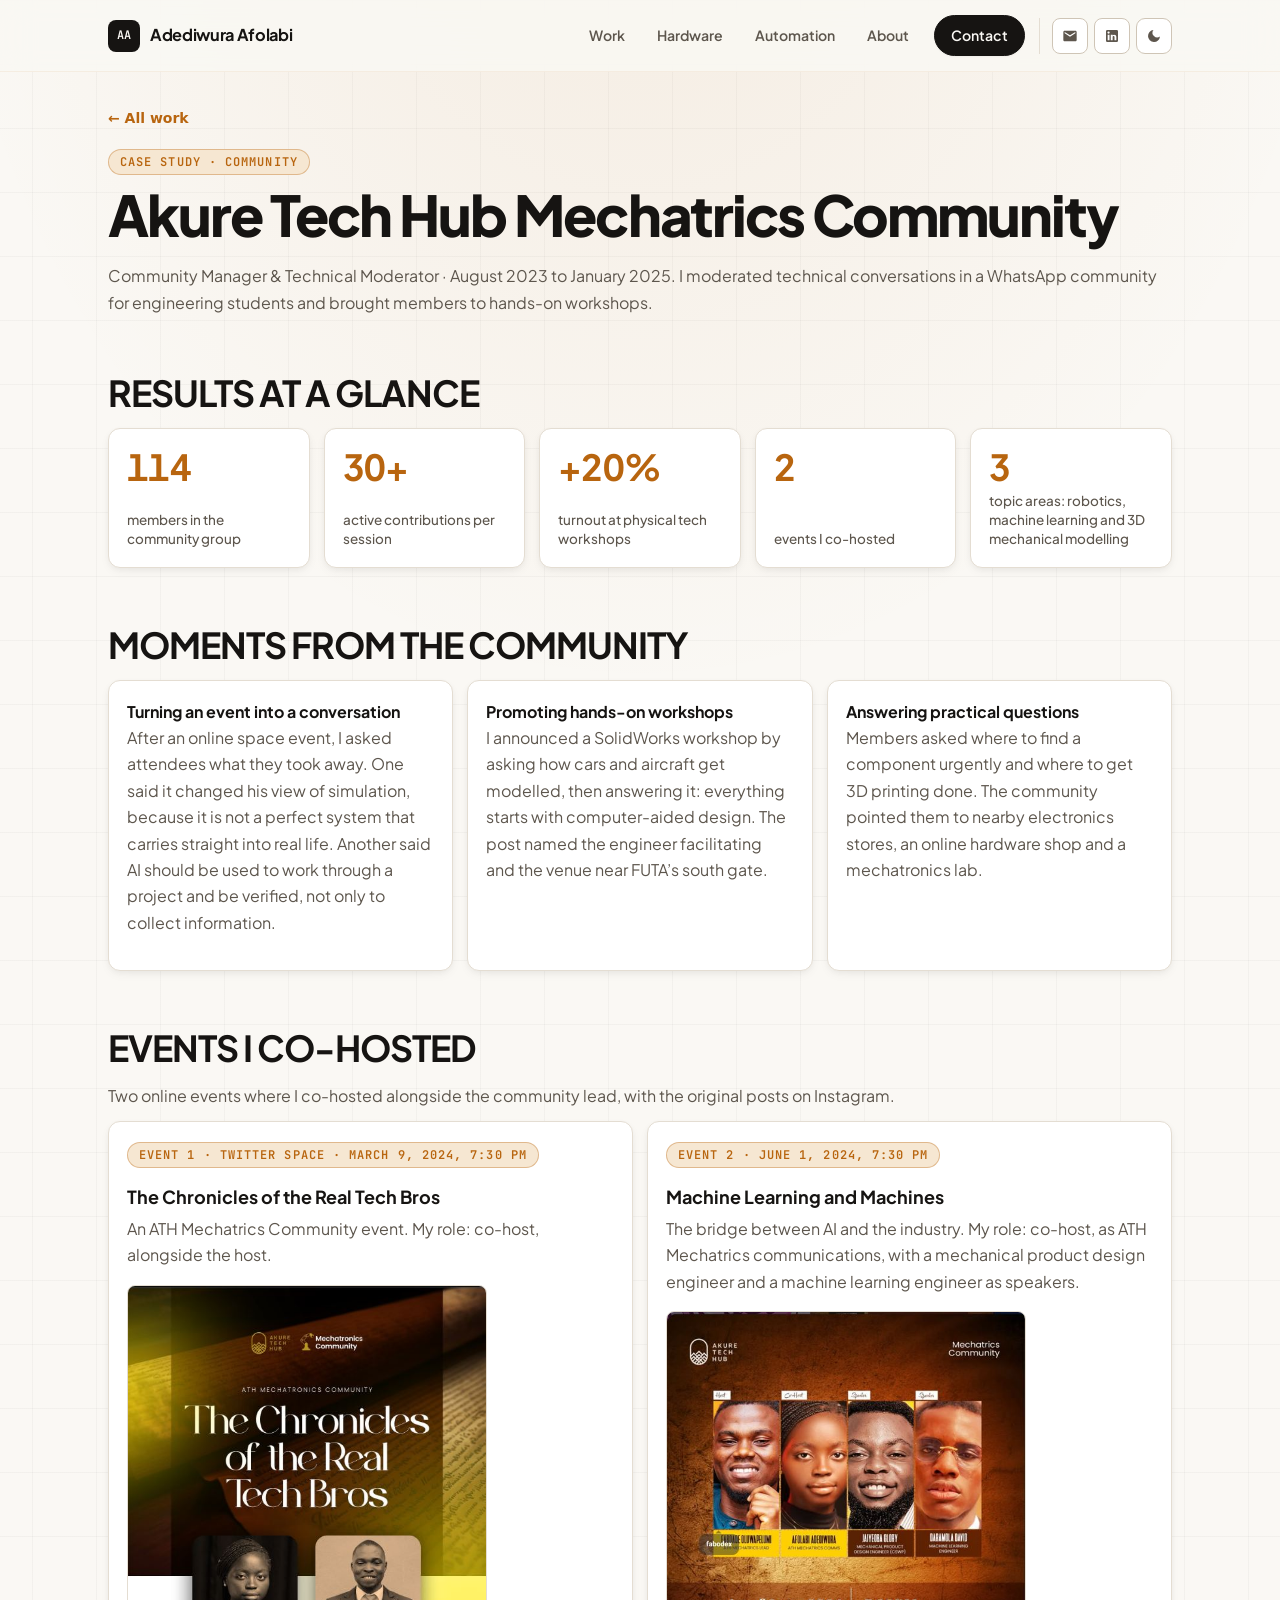
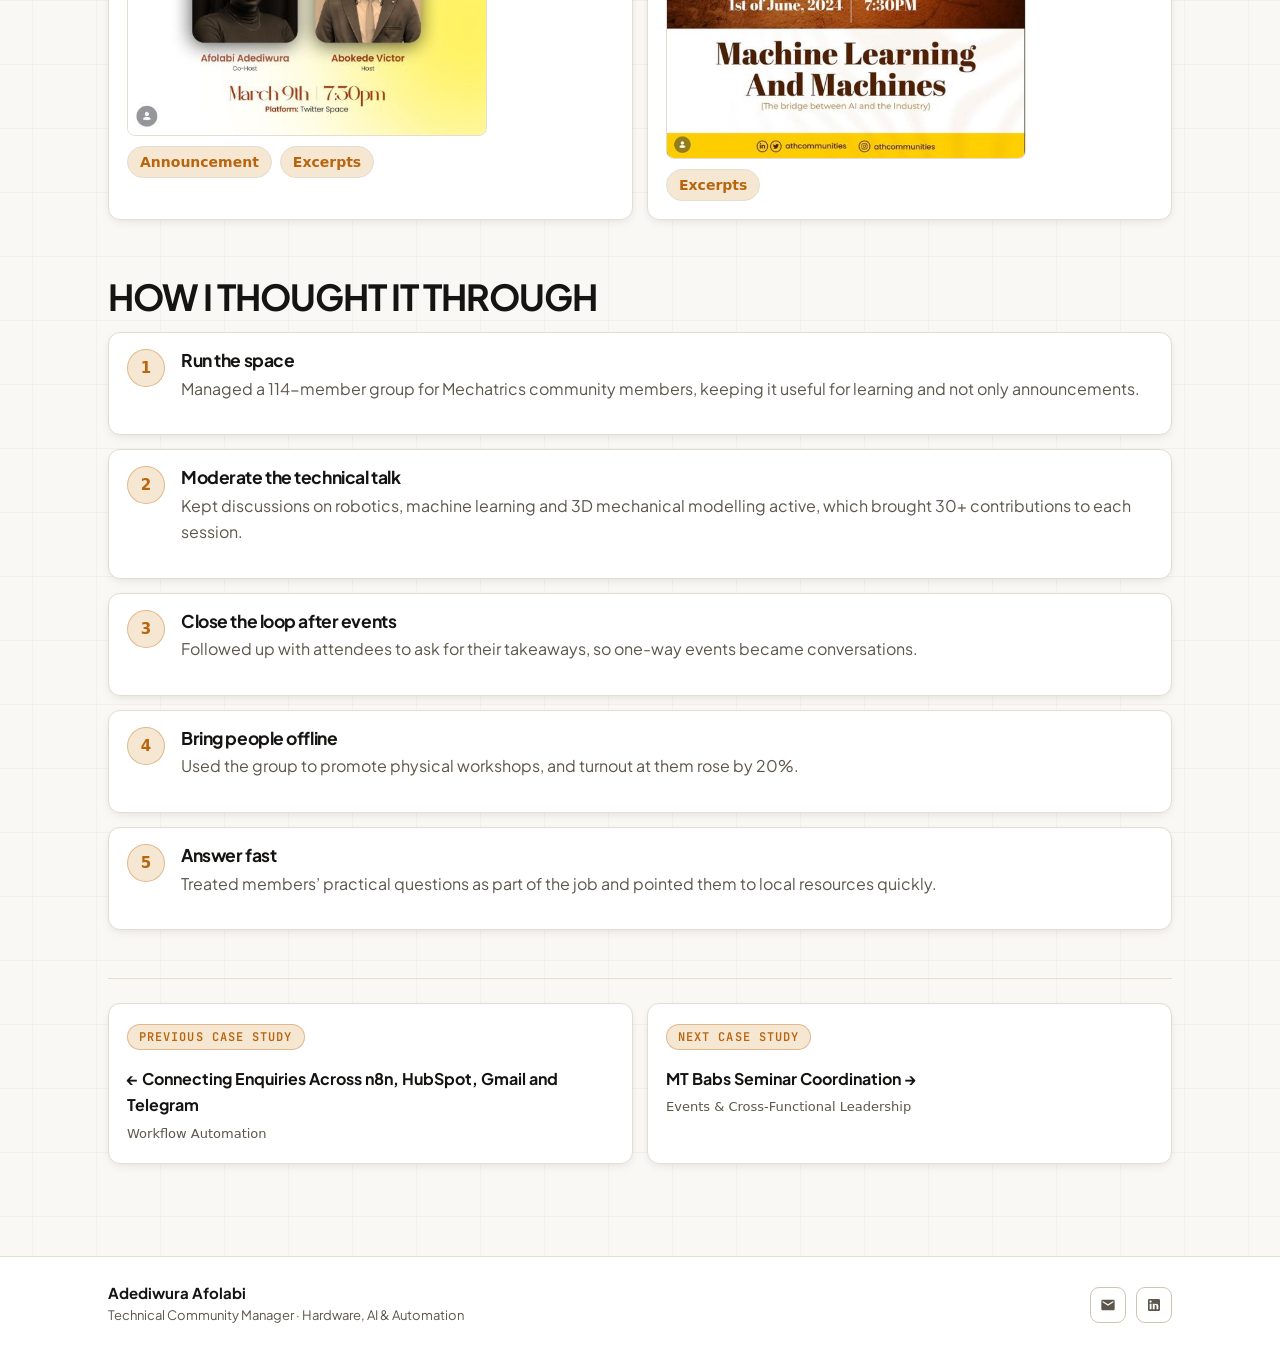
<file: akure-tech-hub/index.html>
<!DOCTYPE html>
<html lang="en">
<head>
<meta charset="utf-8">
<meta name="viewport" content="width=device-width, initial-scale=1, viewport-fit=cover">
<title>Adediwura Afolabi · Akure Tech Hub Mechatrics Community</title>
<style>
:root{--bg:#faf8f4;--card:#fff;--ink:#1d1b18;--mute:#6b665e;--line:#e6e1d8;--acc:#b8650f;--acc2:#f6e7d2;--bar:#d98b2b;
box-sizing:border-box;padding-top:env(safe-area-inset-top,0px);padding-bottom:env(safe-area-inset-bottom,0px)}
@media (prefers-color-scheme:dark){:root:not([data-theme="light"]){--bg:#15130f;--card:#201d18;--ink:#f3efe8;--mute:#a39c90;--line:#34302a;--acc:#f0a54a;--acc2:#33271a;--bar:#e39a3a}}
:root[data-theme="dark"]{--bg:#15130f;--card:#201d18;--ink:#f3efe8;--mute:#a39c90;--line:#34302a;--acc:#f0a54a;--acc2:#33271a;--bar:#e39a3a}
html{scroll-padding-top:env(safe-area-inset-top,0px)}
*{box-sizing:border-box}
body{margin:0;background:var(--bg);color:var(--ink);font:16px/1.55 Georgia,"Times New Roman",serif}
main{max-width:920px;margin:0 auto;padding:32px 20px 64px}
h1{font-size:clamp(26px,5vw,38px);line-height:1.15;margin:6px 0 8px}
h2{font-size:13px;letter-spacing:.12em;text-transform:uppercase;color:var(--acc);margin:44px 0 14px;font-family:system-ui,sans-serif}
p{margin:0}.mute{color:var(--mute)}
.tag{font:600 12px system-ui,sans-serif;letter-spacing:.08em;text-transform:uppercase;color:var(--mute)}
.grid{display:grid;gap:12px;grid-template-columns:repeat(auto-fit,minmax(190px,1fr))}
.card{background:var(--card);border:1px solid var(--line);border-radius:12px;padding:16px}
.kpi b{display:block;font-size:34px;line-height:1.1;color:var(--acc)}
.kpi span{font:14px system-ui,sans-serif;color:var(--mute)}
.todo b{color:var(--mute)}
.funnel .row{margin:14px 0}
.funnel .lab{display:flex;justify-content:space-between;font:14px system-ui,sans-serif;margin-bottom:5px}
.track{background:var(--acc2);border-radius:8px;height:30px;overflow:hidden}
.fill{background:var(--bar);height:100%;border-radius:8px}
.steps{counter-reset:s;display:grid;gap:12px}
.step{display:grid;grid-template-columns:36px 1fr;gap:12px}
.step:before{counter-increment:s;content:counter(s);width:36px;height:36px;border-radius:50%;background:var(--acc2);color:var(--acc);display:grid;place-items:center;font:700 15px system-ui,sans-serif}
.step h3{margin:0 0 2px;font-size:17px}
a.link{display:block;text-decoration:none;color:inherit}
a.link:hover{border-color:var(--acc)}
a.link strong{display:block;font-size:16px}
a.link span{font:13px system-ui,sans-serif;color:var(--mute)}
.add{font:600 11px system-ui,sans-serif;color:var(--acc);background:var(--acc2);padding:2px 8px;border-radius:99px;display:inline-block;margin-top:8px}
.num{font:700 12px system-ui,sans-serif;color:var(--acc);background:var(--acc2);width:24px;height:24px;border-radius:50%;display:grid;place-items:center;margin-bottom:8px}
.seg{display:flex;gap:4px;margin-top:10px}.seg i{font:600 12px system-ui,sans-serif;font-style:normal;background:var(--bar);color:#fff;padding:9px 8px;border-radius:8px;white-space:nowrap;overflow:hidden}
.wrap{overflow-x:auto;margin-top:12px}table{border-collapse:collapse;width:100%;min-width:560px;font:14px/1.4 system-ui,sans-serif}
th{text-align:left;color:var(--mute);font-weight:600;border-bottom:1px solid var(--line);padding:8px 6px}td{padding:9px 6px;border-bottom:1px solid var(--line);vertical-align:top}
.more{color:var(--acc);font:600 14px system-ui,sans-serif;text-decoration:none}
img{max-width:100%;border-radius:8px;margin-top:10px;border:1px solid var(--line)}
.seg button{font:600 12px system-ui,sans-serif;background:var(--bar);color:#fff;border:0;padding:11px 8px;border-radius:8px;white-space:nowrap;overflow:hidden;cursor:pointer;opacity:.6}
.seg button:nth-child(2){filter:brightness(.92)}.seg button.on,.seg button:hover{opacity:1}.seg button.on{outline:2px solid var(--ink);outline-offset:1px}
.chip{font:600 12px system-ui,sans-serif;background:var(--acc2);color:var(--acc);border:1px solid var(--line);border-radius:99px;padding:4px 12px;margin-right:6px;cursor:pointer}.chip.on{outline:2px solid var(--ink)}
.tall{max-height:380px;overflow:auto}
.cover{aspect-ratio:1;background-size:cover;background-position:center;background-color:#0f1218;position:relative;padding:0;overflow:hidden;display:block;text-decoration:none}.cover:hover{border-color:var(--acc)}.cover em{position:absolute;left:0;right:0;bottom:0;padding:30px 12px 10px;font:600 14px system-ui,sans-serif;font-style:normal;color:#fff;background:linear-gradient(transparent,rgba(0,0,0,.75))}.pills{display:flex;flex-wrap:wrap;gap:8px}.pills a{font:600 14px system-ui,sans-serif;text-decoration:none;color:var(--acc);background:var(--acc2);border:1px solid var(--line);border-radius:99px;min-width:40px;padding:7px 12px;text-align:center}.pills a:hover{border-color:var(--acc)}
</style>
<link rel="stylesheet" href="../site.css">
</head>
<body>
<a class="skip" href="#main">Skip to content</a>
<header class="site"><div><a class="name" href="../">Adediwura Afolabi</a>
<nav aria-label="Main"><a href="../#work">Work</a><a href="../smart-systems/">Hardware</a><a href="../automation/">Automation</a><a href="../#about">About</a><a href="../#contact">Contact</a></nav></div></header>
<main id="main">
<p><a class="more" href="../">← All work</a></p>
<p class="tag">Case study · Community</p>
<h1>Akure Tech Hub Mechatrics Community</h1>
<p class="mute">Community Manager &amp; Technical Moderator · August 2023 to January 2025. I moderated technical conversations in a WhatsApp community for engineering students and brought members to hands-on workshops.</p>

<h2>Results at a glance</h2>
<div class="grid">
<div class="card kpi"><b>114</b><span>members in the community group</span></div>
<div class="card kpi"><b>30+</b><span>active contributions per session</span></div>
<div class="card kpi"><b>+20%</b><span>turnout at physical tech workshops</span></div>
<div class="card kpi"><b>2</b><span>events I co-hosted</span></div>
<div class="card kpi"><b>3</b><span>topic areas: robotics, machine learning and 3D mechanical modelling</span></div>
</div>

<h2>Moments from the community</h2>
<div class="grid">
<div class="card"><strong>Turning an event into a conversation</strong><p class="mute">After an online space event, I asked attendees what they took away. One said it changed his view of simulation, because it is not a perfect system that carries straight into real life. Another said AI should be used to work through a project and be verified, not only to collect information.</p></div>
<div class="card"><strong>Promoting hands-on workshops</strong><p class="mute">I announced a SolidWorks workshop by asking how cars and aircraft get modelled, then answering it: everything starts with computer-aided design. The post named the engineer facilitating and the venue near FUTA’s south gate.</p></div>
<div class="card"><strong>Answering practical questions</strong><p class="mute">Members asked where to find a component urgently and where to get 3D printing done. The community pointed them to nearby electronics stores, an online hardware shop and a mechatronics lab.</p></div>
</div>

<h2>Events I co-hosted</h2>
<p class="mute" style="margin-bottom:12px">Two online events where I co-hosted alongside the community lead, with the original posts on Instagram.</p>
<div class="grid">
<div class="card"><span class="tag">Event 1 · Twitter Space · March 9, 2024, 7:30 PM</span><strong style="display:block;font-size:18px;margin:4px 0">The Chronicles of the Real Tech Bros</strong><p class="mute">An ATH Mechatrics Community event. My role: co-host, alongside the host.</p><img src="[data-uri]" alt="Event flyer for The Chronicles of the Real Tech Bros, March 9th, 7:30 PM, Twitter Space" style="width:100%;max-width:360px;margin:10px 0"><div class="pills"><a href="https://www.instagram.com/p/C4LJjm6I1V1/" target="_blank" rel="noopener">Announcement</a><a href="https://www.instagram.com/p/C403o7NoolO/" target="_blank" rel="noopener">Excerpts</a></div></div>
<div class="card"><span class="tag">Event 2 · June 1, 2024, 7:30 PM</span><strong style="display:block;font-size:18px;margin:4px 0">Machine Learning and Machines</strong><p class="mute">The bridge between AI and the industry. My role: co-host, as ATH Mechatrics communications, with a mechanical product design engineer and a machine learning engineer as speakers.</p><img src="[data-uri]" alt="Event flyer for Machine Learning and Machines, 1st of June 2024, 7:30 PM" style="width:100%;max-width:360px;margin:10px 0"><div class="pills"><a href="https://www.instagram.com/p/C76jvl4ovQE/" target="_blank" rel="noopener">Excerpts</a></div></div>
</div>

<h2>How I thought it through</h2>
<div class="steps">
<div class="step"><div><h3>Run the space</h3><p class="mute">Managed a 114-member group for Mechatrics community members, keeping it useful for learning and not only announcements.</p></div></div>
<div class="step"><div><h3>Moderate the technical talk</h3><p class="mute">Kept discussions on robotics, machine learning and 3D mechanical modelling active, which brought 30+ contributions to each session.</p></div></div>
<div class="step"><div><h3>Close the loop after events</h3><p class="mute">Followed up with attendees to ask for their takeaways, so one-way events became conversations.</p></div></div>
<div class="step"><div><h3>Bring people offline</h3><p class="mute">Used the group to promote physical workshops, and turnout at them rose by 20%.</p></div></div>
<div class="step"><div><h3>Answer fast</h3><p class="mute">Treated members’ practical questions as part of the job and pointed them to local resources quickly.</p></div></div>
</div>

<div class="grid" style="margin-top:48px;padding-top:24px;border-top:1px solid var(--line)" aria-label="Case study navigation">
  <a class="card link" href="../automation/"><span class="tag">Previous case study</span><strong style="margin-top:6px">← Connecting Enquiries Across n8n, HubSpot, Gmail and Telegram</strong><span>Workflow Automation</span></a>
  <a class="card link" href="../mtbabs-seminars/"><span class="tag">Next case study</span><strong style="margin-top:6px">MT Babs Seminar Coordination →</strong><span>Events & Cross-Functional Leadership</span></a>
</div>
</main>
<script src="../site.js" defer></script>
</body>
</html>
</file>
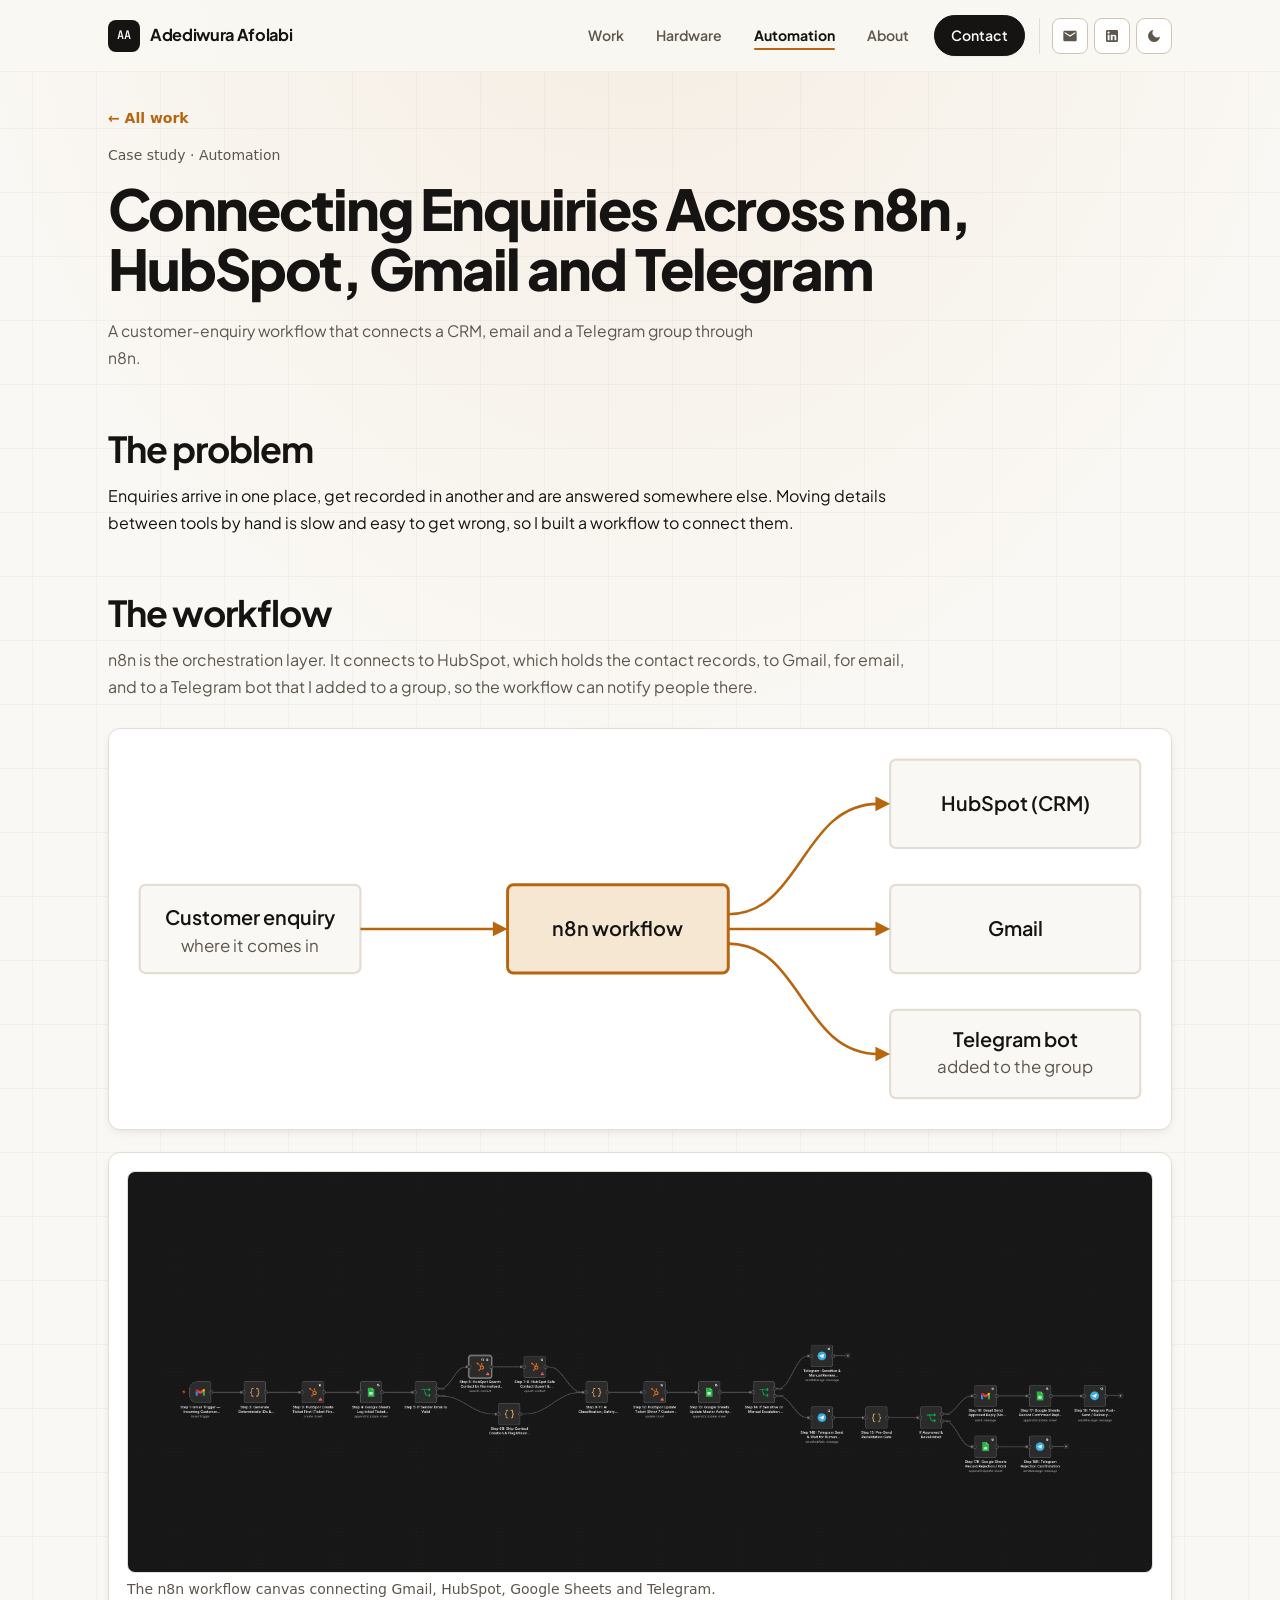
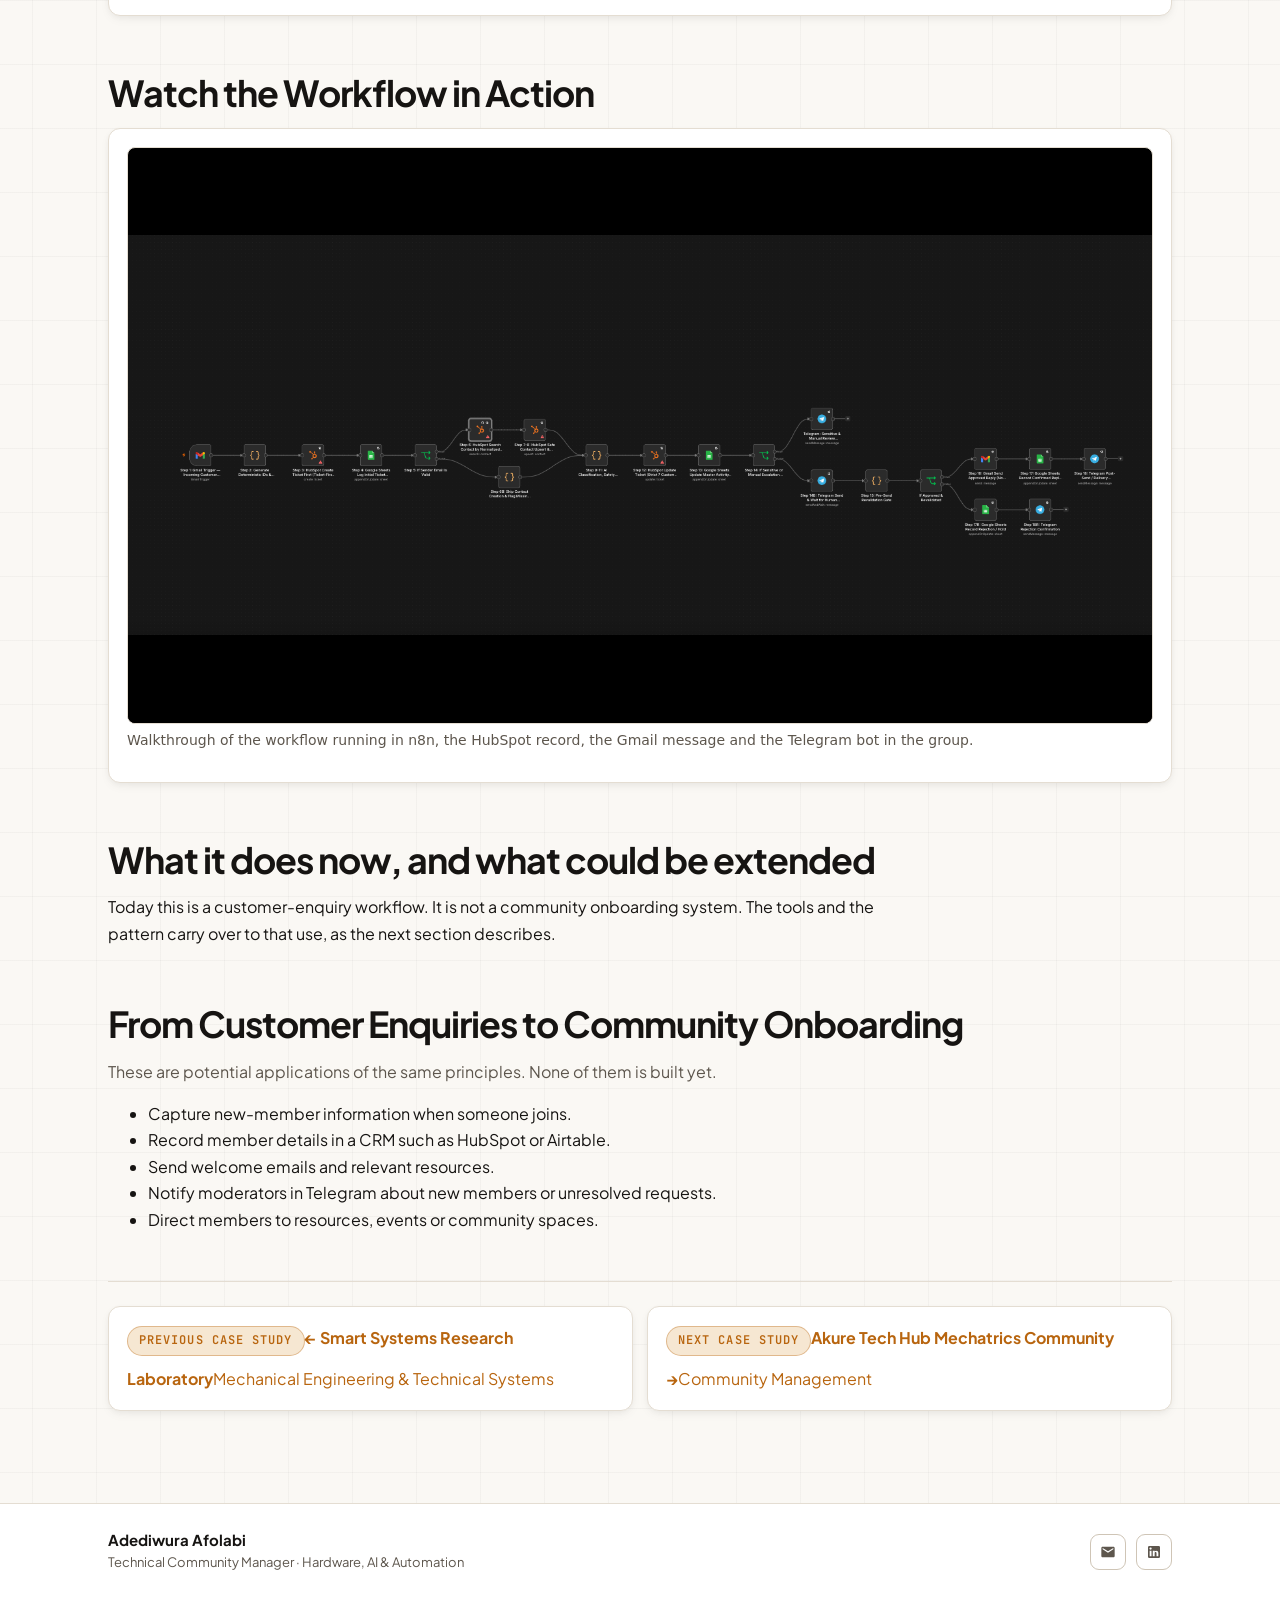
<file: automation/index.html>
<!DOCTYPE html>
<html lang="en">
<head>
<meta charset="utf-8">
<meta name="viewport" content="width=device-width, initial-scale=1, viewport-fit=cover">
<title>Adediwura Afolabi · Connecting Enquiries Across n8n, HubSpot, Gmail and Telegram</title>
<meta name="description" content="A customer-enquiry workflow built with n8n, HubSpot, Gmail and Telegram, and how the same approach could support community onboarding.">
<style>
:root{--bg:#faf8f4;--card:#fff;--ink:#1d1b18;--mute:#6b665e;--line:#e6e1d8;--acc:#b8650f;--acc2:#f6e7d2;--bar:#d98b2b;
box-sizing:border-box;padding-top:env(safe-area-inset-top,0px);padding-bottom:env(safe-area-inset-bottom,0px)}
@media (prefers-color-scheme:dark){:root:not([data-theme="light"]){--bg:#15130f;--card:#201d18;--ink:#f3efe8;--mute:#a39c90;--line:#34302a;--acc:#f0a54a;--acc2:#33271a;--bar:#e39a3a}}
:root[data-theme="dark"]{--bg:#15130f;--card:#201d18;--ink:#f3efe8;--mute:#a39c90;--line:#34302a;--acc:#f0a54a;--acc2:#33271a;--bar:#e39a3a}
html{scroll-padding-top:env(safe-area-inset-top,0px)}
*{box-sizing:border-box}
body{margin:0;background:var(--bg);color:var(--ink);font:16px/1.6 Georgia,serif}
main{max-width:920px;margin:0 auto;padding:36px 20px 64px}
h1{font-size:clamp(28px,5vw,40px);line-height:1.15;margin:0 0 12px}
p{margin:0}.mute{color:var(--mute)}
.grid{display:grid;gap:12px;grid-template-columns:repeat(auto-fit,minmax(190px,1fr))}
.card{background:var(--card);border:1px solid var(--line);padding:16px}.more{font:600 14px system-ui,sans-serif;text-decoration:none}
</style>
<link rel="stylesheet" href="../site.css">
</head>
<body>
<a class="skip" href="#main">Skip to content</a>
<header class="site"><div><a class="name" href="../">Adediwura Afolabi</a>
<nav aria-label="Main"><a href="../#work">Work</a><a href="../smart-systems/">Hardware</a><a href="../automation/">Automation</a><a href="../#about">About</a><a href="../#contact">Contact</a></nav></div></header>
<main id="main">
<p><a class="more" href="../">← All work</a></p>
<p class="mute" style="font:14px system-ui,sans-serif;margin-top:12px">Case study · Automation</p>
<h1>Connecting Enquiries Across n8n, HubSpot, Gmail and Telegram</h1>
<p class="lede mute">A customer-enquiry workflow that connects a CRM, email and a Telegram group through n8n.</p>
<h2>The problem</h2>
<p style="max-width:68ch">Enquiries arrive in one place, get recorded in another and are answered somewhere else. Moving details between tools by hand is slow and easy to get wrong, so I built a workflow to connect them.</p>
<h2>The workflow</h2>
<p style="max-width:68ch" class="mute">n8n is the orchestration layer. It connects to HubSpot, which holds the contact records, to Gmail, for email, and to a Telegram bot that I added to a group, so the workflow can notify people there.</p>
<!-- VERIFY: confirm every arrow and label below against the live n8n workflow before publishing. -->
<svg class="flow" viewBox="0 0 700 250" role="img" aria-label="Diagram: a customer enquiry goes into n8n, which connects to HubSpot, Gmail and a Telegram bot in a group.">
<defs></defs>
<g><rect x="10" y="95" width="150" height="60" rx="4"/><text x="85" y="122" text-anchor="middle">Customer enquiry</text><text class="s" x="85" y="141" text-anchor="middle">where it comes in</text></g>
<g class="hub"><rect x="260" y="95" width="150" height="60" rx="4"/><text x="335" y="130" text-anchor="middle">n8n workflow</text></g>
<g><rect x="520" y="10" width="170" height="60" rx="4"/><text x="605" y="45" text-anchor="middle">HubSpot (CRM)</text></g>
<g><rect x="520" y="95" width="170" height="60" rx="4"/><text x="605" y="130" text-anchor="middle">Gmail</text></g>
<g><rect x="520" y="180" width="170" height="60" rx="4"/><text x="605" y="205" text-anchor="middle">Telegram bot</text><text class="s" x="605" y="223" text-anchor="middle">added to the group</text></g>
<path d="M160 125H252"/><polygon points="260,125 250,120 250,130"/>
<path d="M410 115C460 115 460 40 512 40"/><polygon points="520,40 510,35 510,45"/>
<path d="M410 125H512"/><polygon points="520,125 510,120 510,130"/>
<path d="M410 135C460 135 460 210 512 210"/><polygon points="520,210 510,205 510,215"/>
</svg>
<figure class="card" style="margin:14px 0 0"><img src="workflow.png" alt="n8n workflow canvas connecting Gmail, HubSpot, Google Sheets and Telegram" style="width:100%;border-radius:8px;border:1px solid var(--line);display:block"><figcaption class="mute" style="margin-top:8px;font:14px system-ui,sans-serif">The n8n workflow canvas connecting Gmail, HubSpot, Google Sheets and Telegram.</figcaption></figure>
<h2>Watch the Workflow in Action</h2>
<div class="card">
<video controls preload="metadata" poster="workflow.png" style="width:100%;aspect-ratio:16/9;border-radius:8px;border:1px solid var(--line);background:#000;display:block" src="walkthrough.webm"></video>
<p class="mute" style="margin-top:8px;font:14px system-ui,sans-serif">Walkthrough of the workflow running in n8n, the HubSpot record, the Gmail message and the Telegram bot in the group.</p>
</div>
<h2>What it does now, and what could be extended</h2>
<p style="max-width:68ch">Today this is a customer-enquiry workflow. It is not a community onboarding system. The tools and the pattern carry over to that use, as the next section describes.</p>
<h2>From Customer Enquiries to Community Onboarding</h2>
<p class="mute" style="max-width:68ch">These are potential applications of the same principles. None of them is built yet.</p>
<ul class="list"><li>Capture new-member information when someone joins.</li><li>Record member details in a CRM such as HubSpot or Airtable.</li><li>Send welcome emails and relevant resources.</li><li>Notify moderators in Telegram about new members or unresolved requests.</li><li>Direct members to resources, events or community spaces.</li></ul>

<div class="grid" style="margin-top:48px;padding-top:24px;border-top:1px solid var(--line)" aria-label="Case study navigation">
  <a class="card link" href="../smart-systems/"><span class="tag">Previous case study</span><strong style="margin-top:6px">← Smart Systems Research Laboratory</strong><span>Mechanical Engineering & Technical Systems</span></a>
  <a class="card link" href="../akure-tech-hub/"><span class="tag">Next case study</span><strong style="margin-top:6px">Akure Tech Hub Mechatrics Community →</strong><span>Community Management</span></a>
</div>
</main>
<script src="../site.js" defer></script>
</body>
</html>
</file>
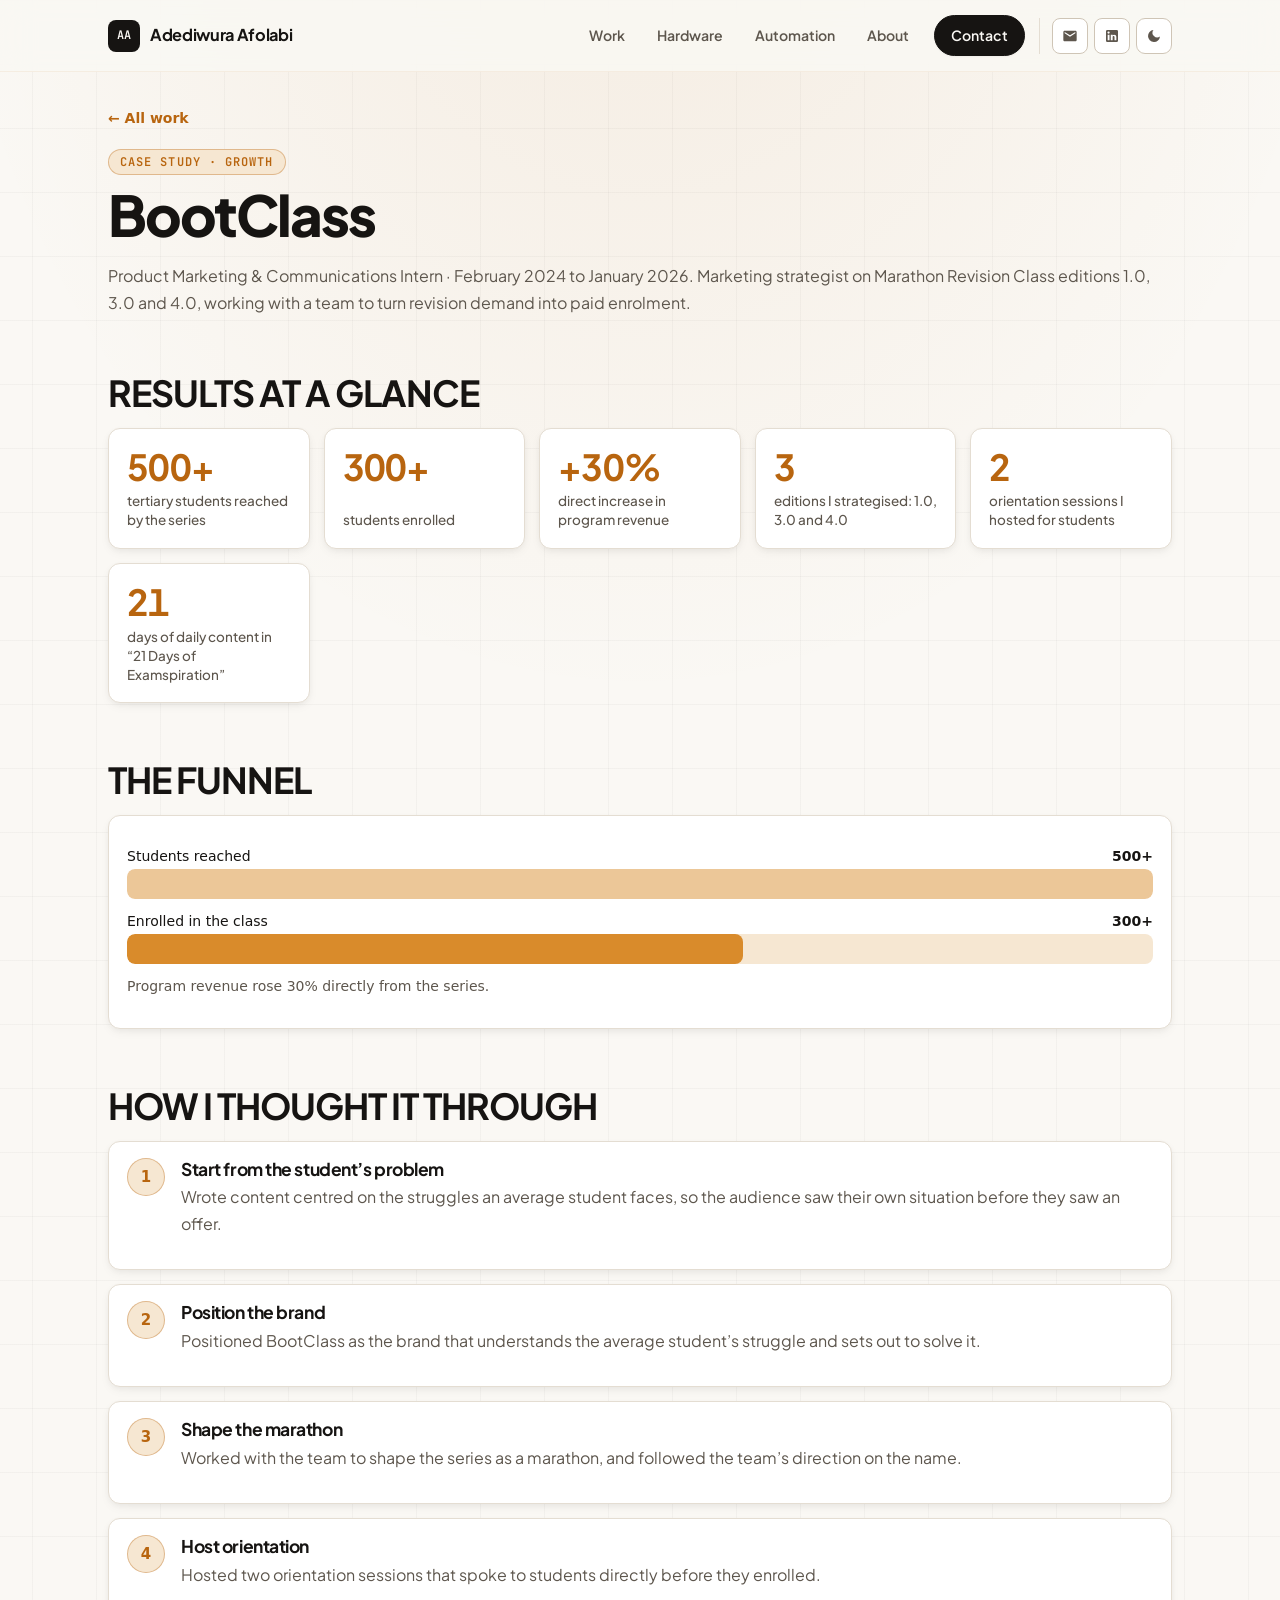
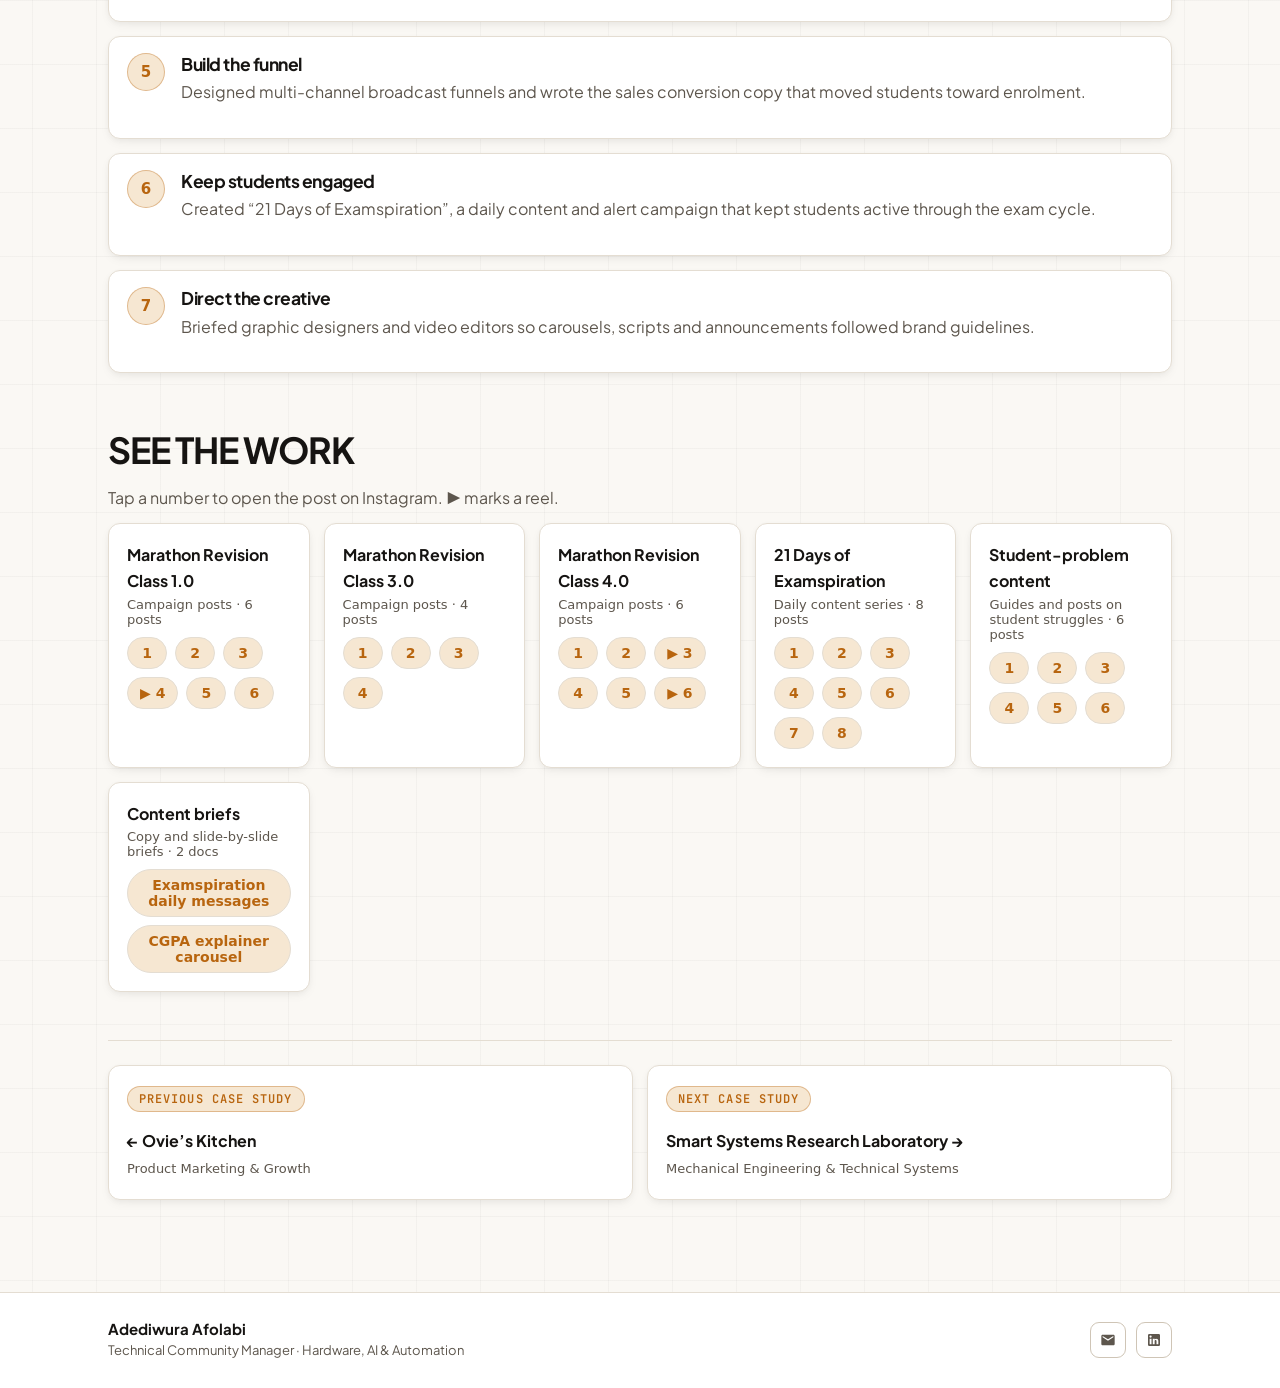
<file: bootclass/index.html>
<!DOCTYPE html>
<html lang="en">
<head>
<meta charset="utf-8">
<meta name="viewport" content="width=device-width, initial-scale=1, viewport-fit=cover">
<title>Adediwura Afolabi · BootClass Work Dashboard</title>
<style>
:root{--bg:#faf8f4;--card:#fff;--ink:#1d1b18;--mute:#6b665e;--line:#e6e1d8;--acc:#b8650f;--acc2:#f6e7d2;--bar:#d98b2b;
box-sizing:border-box;padding-top:env(safe-area-inset-top,0px);padding-bottom:env(safe-area-inset-bottom,0px)}
@media (prefers-color-scheme:dark){:root:not([data-theme="light"]){--bg:#15130f;--card:#201d18;--ink:#f3efe8;--mute:#a39c90;--line:#34302a;--acc:#f0a54a;--acc2:#33271a;--bar:#e39a3a}}
:root[data-theme="dark"]{--bg:#15130f;--card:#201d18;--ink:#f3efe8;--mute:#a39c90;--line:#34302a;--acc:#f0a54a;--acc2:#33271a;--bar:#e39a3a}
html{scroll-padding-top:env(safe-area-inset-top,0px)}
*{box-sizing:border-box}
body{margin:0;background:var(--bg);color:var(--ink);font:16px/1.55 Georgia,"Times New Roman",serif}
main{max-width:920px;margin:0 auto;padding:32px 20px 64px}
h1{font-size:clamp(26px,5vw,38px);line-height:1.15;margin:6px 0 8px}
h2{font-size:13px;letter-spacing:.12em;text-transform:uppercase;color:var(--acc);margin:44px 0 14px;font-family:system-ui,sans-serif}
p{margin:0}.mute{color:var(--mute)}
.tag{font:600 12px system-ui,sans-serif;letter-spacing:.08em;text-transform:uppercase;color:var(--mute)}
.grid{display:grid;gap:12px;grid-template-columns:repeat(auto-fit,minmax(190px,1fr))}
.card{background:var(--card);border:1px solid var(--line);border-radius:12px;padding:16px}
.kpi b{display:block;font-size:34px;line-height:1.1;color:var(--acc)}
.kpi span{font:14px system-ui,sans-serif;color:var(--mute)}
.todo b{color:var(--mute)}
.funnel .row{margin:14px 0}
.funnel .lab{display:flex;justify-content:space-between;font:14px system-ui,sans-serif;margin-bottom:5px}
.track{background:var(--acc2);border-radius:8px;height:30px;overflow:hidden}
.fill{background:var(--bar);height:100%;border-radius:8px}
.steps{counter-reset:s;display:grid;gap:12px}
.step{display:grid;grid-template-columns:36px 1fr;gap:12px}
.step:before{counter-increment:s;content:counter(s);width:36px;height:36px;border-radius:50%;background:var(--acc2);color:var(--acc);display:grid;place-items:center;font:700 15px system-ui,sans-serif}
.step h3{margin:0 0 2px;font-size:17px}
a.link{display:block;text-decoration:none;color:inherit}
a.link:hover{border-color:var(--acc)}
a.link strong{display:block;font-size:16px}
a.link span{font:13px system-ui,sans-serif;color:var(--mute)}
.add{font:600 11px system-ui,sans-serif;color:var(--acc);background:var(--acc2);padding:2px 8px;border-radius:99px;display:inline-block;margin-top:8px}
.num{font:700 12px system-ui,sans-serif;color:var(--acc);background:var(--acc2);width:24px;height:24px;border-radius:50%;display:grid;place-items:center;margin-bottom:8px}
.seg{display:flex;gap:4px;margin-top:10px}.seg i{font:600 12px system-ui,sans-serif;font-style:normal;background:var(--bar);color:#fff;padding:9px 8px;border-radius:8px;white-space:nowrap;overflow:hidden}
.wrap{overflow-x:auto;margin-top:12px}table{border-collapse:collapse;width:100%;min-width:560px;font:14px/1.4 system-ui,sans-serif}
th{text-align:left;color:var(--mute);font-weight:600;border-bottom:1px solid var(--line);padding:8px 6px}td{padding:9px 6px;border-bottom:1px solid var(--line);vertical-align:top}
.more{color:var(--acc);font:600 14px system-ui,sans-serif;text-decoration:none}
img{max-width:100%;border-radius:8px;margin-top:10px;border:1px solid var(--line)}
.seg button{font:600 12px system-ui,sans-serif;background:var(--bar);color:#fff;border:0;padding:11px 8px;border-radius:8px;white-space:nowrap;overflow:hidden;cursor:pointer;opacity:.6}
.seg button:nth-child(2){filter:brightness(.92)}.seg button.on,.seg button:hover{opacity:1}.seg button.on{outline:2px solid var(--ink);outline-offset:1px}
.chip{font:600 12px system-ui,sans-serif;background:var(--acc2);color:var(--acc);border:1px solid var(--line);border-radius:99px;padding:4px 12px;margin-right:6px;cursor:pointer}.chip.on{outline:2px solid var(--ink)}
.tall{max-height:380px;overflow:auto}
.cover{aspect-ratio:1;background-size:cover;background-position:center;background-color:#0f1218;position:relative;padding:0;overflow:hidden;display:block;text-decoration:none}.cover:hover{border-color:var(--acc)}.cover em{position:absolute;left:0;right:0;bottom:0;padding:30px 12px 10px;font:600 14px system-ui,sans-serif;font-style:normal;color:#fff;background:linear-gradient(transparent,rgba(0,0,0,.75))}.pills{display:flex;flex-wrap:wrap;gap:8px}.pills a{font:600 14px system-ui,sans-serif;text-decoration:none;color:var(--acc);background:var(--acc2);border:1px solid var(--line);border-radius:99px;min-width:40px;padding:7px 12px;text-align:center}.pills a:hover{border-color:var(--acc)}
</style>
<link rel="stylesheet" href="../site.css">
</head>
<body>
<a class="skip" href="#main">Skip to content</a>
<header class="site"><div><a class="name" href="../">Adediwura Afolabi</a>
<nav aria-label="Main"><a href="../#work">Work</a><a href="../smart-systems/">Hardware</a><a href="../automation/">Automation</a><a href="../#about">About</a><a href="../#contact">Contact</a></nav></div></header>
<main id="main">
<p><a class="more" href="../">← All work</a></p>
<p class="tag">Case study · Growth</p>
<h1>BootClass</h1>
<p class="mute">Product Marketing &amp; Communications Intern · February 2024 to January 2026. Marketing strategist on Marathon Revision Class editions 1.0, 3.0 and 4.0, working with a team to turn revision demand into paid enrolment.</p>

<h2>Results at a glance</h2>
<div class="grid">
<div class="card kpi"><b>500+</b><span>tertiary students reached by the series</span></div>
<div class="card kpi"><b>300+</b><span>students enrolled</span></div>
<div class="card kpi"><b>+30%</b><span>direct increase in program revenue</span></div>
<div class="card kpi"><b>3</b><span>editions I strategised: 1.0, 3.0 and 4.0</span></div>
<div class="card kpi"><b>2</b><span>orientation sessions I hosted for students</span></div>
<div class="card kpi"><b>21</b><span>days of daily content in “21 Days of Examspiration”</span></div>
</div>

<h2>The funnel</h2>
<div class="card funnel">
<div class="row"><div class="lab"><span>Students reached</span><b>500+</b></div><div class="track"><div class="fill" style="width:100%;opacity:.35"></div></div></div>
<div class="row"><div class="lab"><span>Enrolled in the class</span><b>300+</b></div><div class="track"><div class="fill" style="width:60%"></div></div></div>
<p class="mute" style="font:14px system-ui,sans-serif">Program revenue rose 30% directly from the series.</p>
</div>

<h2>How I thought it through</h2>
<div class="steps">
<div class="step"><div><h3>Start from the student’s problem</h3><p class="mute">Wrote content centred on the struggles an average student faces, so the audience saw their own situation before they saw an offer.</p></div></div>
<div class="step"><div><h3>Position the brand</h3><p class="mute">Positioned BootClass as the brand that understands the average student’s struggle and sets out to solve it.</p></div></div>
<div class="step"><div><h3>Shape the marathon</h3><p class="mute">Worked with the team to shape the series as a marathon, and followed the team’s direction on the name.</p></div></div>
<div class="step"><div><h3>Host orientation</h3><p class="mute">Hosted two orientation sessions that spoke to students directly before they enrolled.</p></div></div>
<div class="step"><div><h3>Build the funnel</h3><p class="mute">Designed multi-channel broadcast funnels and wrote the sales conversion copy that moved students toward enrolment.</p></div></div>
<div class="step"><div><h3>Keep students engaged</h3><p class="mute">Created “21 Days of Examspiration”, a daily content and alert campaign that kept students active through the exam cycle.</p></div></div>
<div class="step"><div><h3>Direct the creative</h3><p class="mute">Briefed graphic designers and video editors so carousels, scripts and announcements followed brand guidelines.</p></div></div>
</div>

<h2>See the work</h2>
<p class="mute" style="margin-bottom:12px">Tap a number to open the post on Instagram. ▶ marks a reel.</p>
<div class="grid">
<div class="card"><strong>Marathon Revision Class 1.0</strong><p class="mute" style="margin:2px 0 10px;font:13px system-ui,sans-serif">Campaign posts · 6 posts</p><div class="pills"><a href="https://www.instagram.com/p/C5oQ5hcI-OE/" target="_blank" rel="noopener">1</a><a href="https://www.instagram.com/p/C56pF_1LVHe/" target="_blank" rel="noopener">2</a><a href="https://www.instagram.com/p/C6uV0WFohKZ/" target="_blank" rel="noopener">3</a><a href="https://www.instagram.com/reel/C6UBjJdobfz/" target="_blank" rel="noopener">▶ 4</a><a href="https://www.instagram.com/p/C6O87EIoQyo/" target="_blank" rel="noopener">5</a><a href="https://www.instagram.com/p/C6eihdrI2j1/" target="_blank" rel="noopener">6</a></div></div>
<div class="card"><strong>Marathon Revision Class 3.0</strong><p class="mute" style="margin:2px 0 10px;font:13px system-ui,sans-serif">Campaign posts · 4 posts</p><div class="pills"><a href="https://www.instagram.com/p/DHtupUrKf3h/" target="_blank" rel="noopener">1</a><a href="https://www.instagram.com/p/DHvZWHPKY49/" target="_blank" rel="noopener">2</a><a href="https://www.instagram.com/p/DH9mgEdKaow/" target="_blank" rel="noopener">3</a><a href="https://www.instagram.com/p/DH3xLKxIA0O/" target="_blank" rel="noopener">4</a></div></div>
<div class="card"><strong>Marathon Revision Class 4.0</strong><p class="mute" style="margin:2px 0 10px;font:13px system-ui,sans-serif">Campaign posts · 6 posts</p><div class="pills"><a href="https://www.instagram.com/p/DNJWwsXq1aG/" target="_blank" rel="noopener">1</a><a href="https://www.instagram.com/p/DNOiWtcKb1M/" target="_blank" rel="noopener">2</a><a href="https://www.instagram.com/reel/DNfdHqxKMFO/" target="_blank" rel="noopener">▶ 3</a><a href="https://www.instagram.com/p/DNw4V4EVPwd/" target="_blank" rel="noopener">4</a><a href="https://www.instagram.com/p/DOB_YJYCmTY/" target="_blank" rel="noopener">5</a><a href="https://www.instagram.com/reel/DOF2cjQiAc9/" target="_blank" rel="noopener">▶ 6</a></div></div>
<div class="card"><strong>21 Days of Examspiration</strong><p class="mute" style="margin:2px 0 10px;font:13px system-ui,sans-serif">Daily content series · 8 posts</p><div class="pills"><a href="https://www.instagram.com/p/C7DwosqOXXc/" target="_blank" rel="noopener">1</a><a href="https://www.instagram.com/p/C7gMGI4Kegi/" target="_blank" rel="noopener">2</a><a href="https://www.instagram.com/p/DAVExUsP-xi/" target="_blank" rel="noopener">3</a><a href="https://www.instagram.com/p/DAXpkjTKQ1r/" target="_blank" rel="noopener">4</a><a href="https://www.instagram.com/p/DIIm_-pvq3-/" target="_blank" rel="noopener">5</a><a href="https://www.instagram.com/p/DIVe8QZhE1k/" target="_blank" rel="noopener">6</a><a href="https://www.instagram.com/p/DI5iG6zsWnW/" target="_blank" rel="noopener">7</a><a href="https://www.instagram.com/p/DOYD-euDMSZ/" target="_blank" rel="noopener">8</a></div></div>
<div class="card"><strong>Student-problem content</strong><p class="mute" style="margin:2px 0 10px;font:13px system-ui,sans-serif">Guides and posts on student struggles · 6 posts</p><div class="pills"><a href="https://www.instagram.com/p/C_IJndRo5iB/" target="_blank" rel="noopener">1</a><a href="https://www.instagram.com/p/DFpUgKptUB0/" target="_blank" rel="noopener">2</a><a href="https://www.instagram.com/p/DMuZ-UVK6gY/" target="_blank" rel="noopener">3</a><a href="https://www.instagram.com/p/C-9on6HMkwK/" target="_blank" rel="noopener">4</a><a href="https://www.instagram.com/p/C9T9L7Voy1k/" target="_blank" rel="noopener">5</a><a href="https://www.instagram.com/p/C9azCDMC1q3/" target="_blank" rel="noopener">6</a></div></div>
<div class="card"><strong>Content briefs</strong><p class="mute" style="margin:2px 0 10px;font:13px system-ui,sans-serif">Copy and slide-by-slide briefs · 2 docs</p><div class="pills"><a href="https://docs.google.com/document/d/1XMBkufylwpjYQi35m8t0uxjGRAUvpbHZ8U-kfoWmX5Q/edit?usp=sharing" target="_blank" rel="noopener">Examspiration daily messages</a><a href="https://docs.google.com/document/d/14PdVCuE3g7SkxNOORoS-x2zUFk_keEPWtYqzSvSO9JE/edit?usp=sharing" target="_blank" rel="noopener">CGPA explainer carousel</a></div></div>
</div>

<div class="grid" style="margin-top:48px;padding-top:24px;border-top:1px solid var(--line)" aria-label="Case study navigation">
  <a class="card link" href="../ovies-kitchen/"><span class="tag">Previous case study</span><strong style="margin-top:6px">← Ovie’s Kitchen</strong><span>Product Marketing & Growth</span></a>
  <a class="card link" href="../smart-systems/"><span class="tag">Next case study</span><strong style="margin-top:6px">Smart Systems Research Laboratory →</strong><span>Mechanical Engineering & Technical Systems</span></a>
</div>
</main>
<script src="../site.js" defer></script>
</body>
</html>
</file>
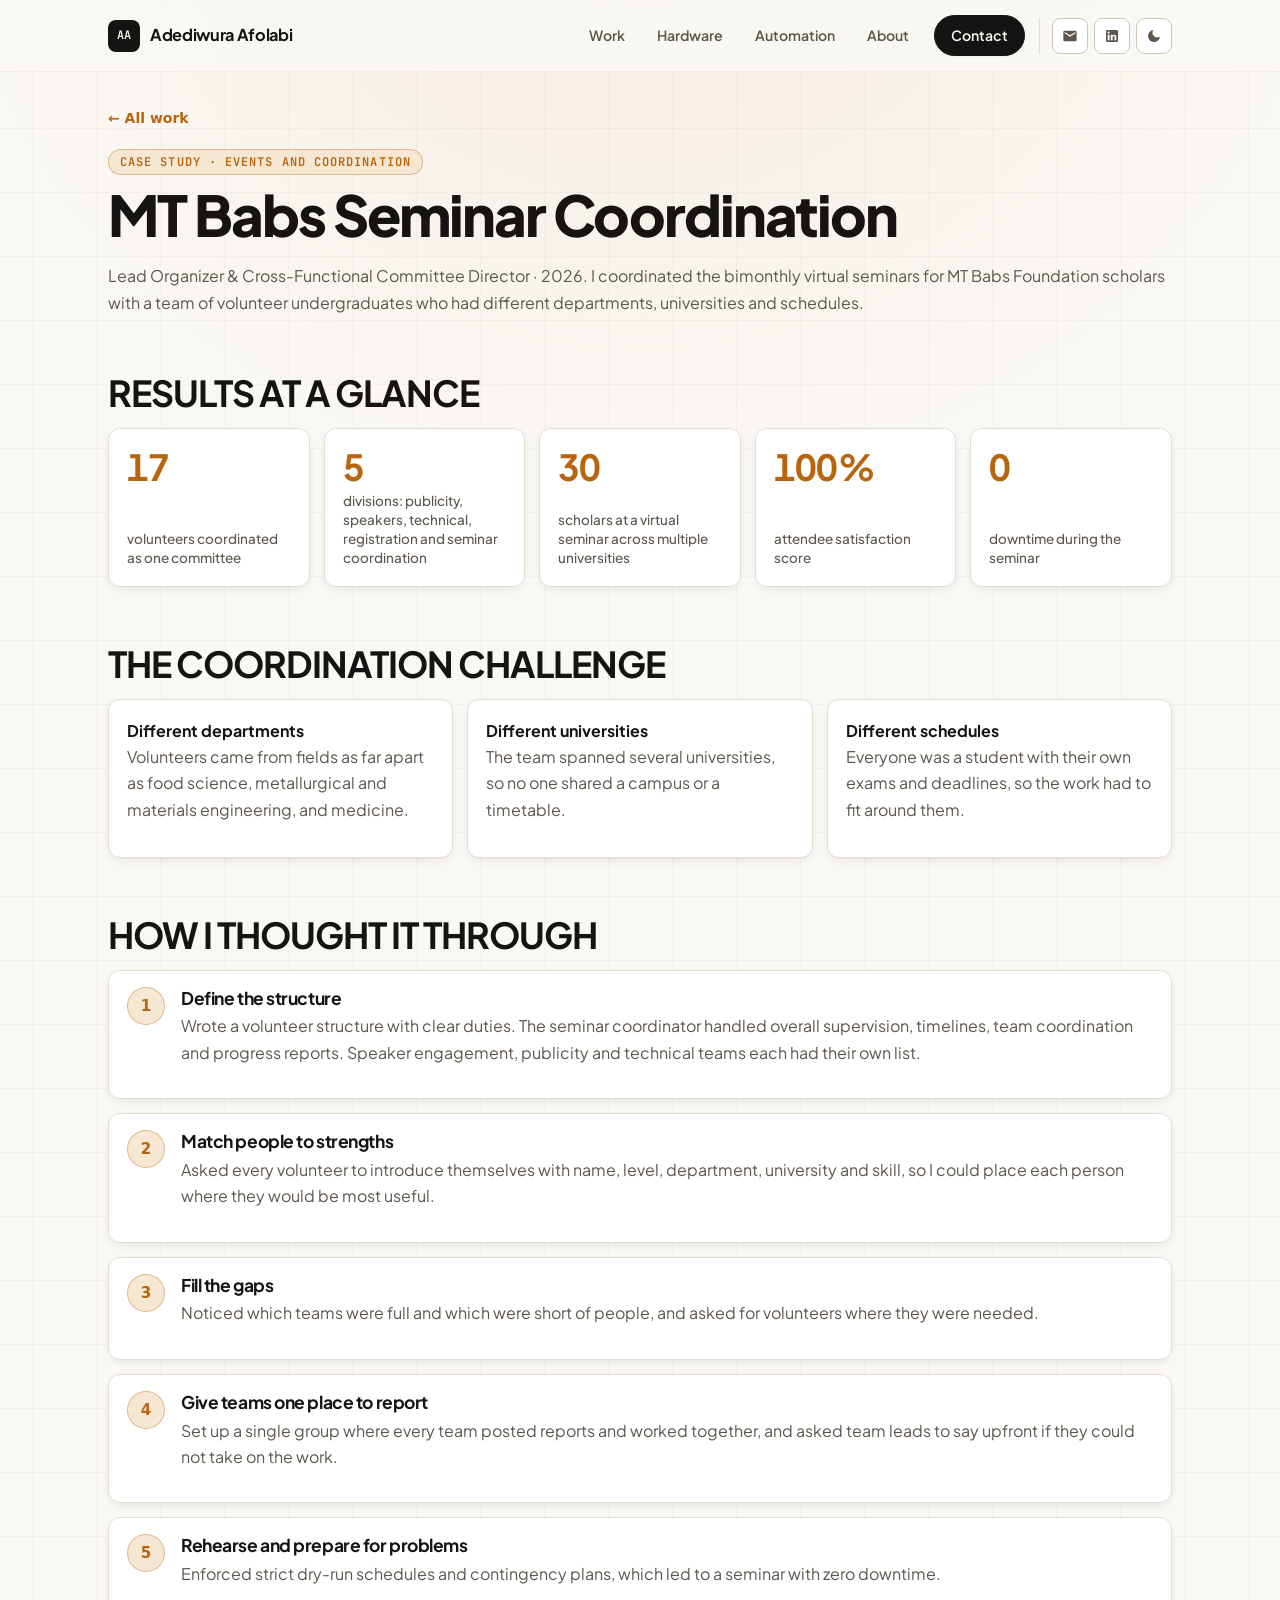
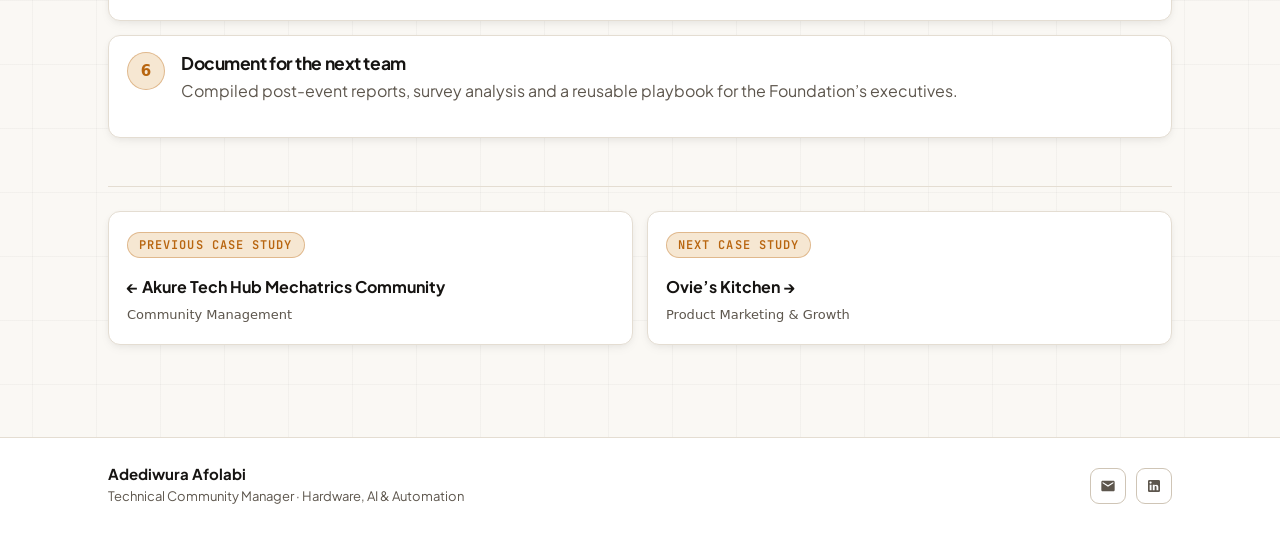
<file: mtbabs-seminars/index.html>
<!DOCTYPE html>
<html lang="en">
<head>
<meta charset="utf-8">
<meta name="viewport" content="width=device-width, initial-scale=1, viewport-fit=cover">
<title>Adediwura Afolabi · MT Babs Seminar Coordination</title>
<style>
:root{--bg:#faf8f4;--card:#fff;--ink:#1d1b18;--mute:#6b665e;--line:#e6e1d8;--acc:#b8650f;--acc2:#f6e7d2;--bar:#d98b2b;
box-sizing:border-box;padding-top:env(safe-area-inset-top,0px);padding-bottom:env(safe-area-inset-bottom,0px)}
@media (prefers-color-scheme:dark){:root:not([data-theme="light"]){--bg:#15130f;--card:#201d18;--ink:#f3efe8;--mute:#a39c90;--line:#34302a;--acc:#f0a54a;--acc2:#33271a;--bar:#e39a3a}}
:root[data-theme="dark"]{--bg:#15130f;--card:#201d18;--ink:#f3efe8;--mute:#a39c90;--line:#34302a;--acc:#f0a54a;--acc2:#33271a;--bar:#e39a3a}
html{scroll-padding-top:env(safe-area-inset-top,0px)}
*{box-sizing:border-box}
body{margin:0;background:var(--bg);color:var(--ink);font:16px/1.55 Georgia,"Times New Roman",serif}
main{max-width:920px;margin:0 auto;padding:32px 20px 64px}
h1{font-size:clamp(26px,5vw,38px);line-height:1.15;margin:6px 0 8px}
h2{font-size:13px;letter-spacing:.12em;text-transform:uppercase;color:var(--acc);margin:44px 0 14px;font-family:system-ui,sans-serif}
p{margin:0}.mute{color:var(--mute)}
.tag{font:600 12px system-ui,sans-serif;letter-spacing:.08em;text-transform:uppercase;color:var(--mute)}
.grid{display:grid;gap:12px;grid-template-columns:repeat(auto-fit,minmax(190px,1fr))}
.card{background:var(--card);border:1px solid var(--line);border-radius:12px;padding:16px}
.kpi b{display:block;font-size:34px;line-height:1.1;color:var(--acc)}
.kpi span{font:14px system-ui,sans-serif;color:var(--mute)}
.todo b{color:var(--mute)}
.funnel .row{margin:14px 0}
.funnel .lab{display:flex;justify-content:space-between;font:14px system-ui,sans-serif;margin-bottom:5px}
.track{background:var(--acc2);border-radius:8px;height:30px;overflow:hidden}
.fill{background:var(--bar);height:100%;border-radius:8px}
.steps{counter-reset:s;display:grid;gap:12px}
.step{display:grid;grid-template-columns:36px 1fr;gap:12px}
.step:before{counter-increment:s;content:counter(s);width:36px;height:36px;border-radius:50%;background:var(--acc2);color:var(--acc);display:grid;place-items:center;font:700 15px system-ui,sans-serif}
.step h3{margin:0 0 2px;font-size:17px}
a.link{display:block;text-decoration:none;color:inherit}
a.link:hover{border-color:var(--acc)}
a.link strong{display:block;font-size:16px}
a.link span{font:13px system-ui,sans-serif;color:var(--mute)}
.add{font:600 11px system-ui,sans-serif;color:var(--acc);background:var(--acc2);padding:2px 8px;border-radius:99px;display:inline-block;margin-top:8px}
.num{font:700 12px system-ui,sans-serif;color:var(--acc);background:var(--acc2);width:24px;height:24px;border-radius:50%;display:grid;place-items:center;margin-bottom:8px}
.seg{display:flex;gap:4px;margin-top:10px}.seg i{font:600 12px system-ui,sans-serif;font-style:normal;background:var(--bar);color:#fff;padding:9px 8px;border-radius:8px;white-space:nowrap;overflow:hidden}
.wrap{overflow-x:auto;margin-top:12px}table{border-collapse:collapse;width:100%;min-width:560px;font:14px/1.4 system-ui,sans-serif}
th{text-align:left;color:var(--mute);font-weight:600;border-bottom:1px solid var(--line);padding:8px 6px}td{padding:9px 6px;border-bottom:1px solid var(--line);vertical-align:top}
.more{color:var(--acc);font:600 14px system-ui,sans-serif;text-decoration:none}
img{max-width:100%;border-radius:8px;margin-top:10px;border:1px solid var(--line)}
.seg button{font:600 12px system-ui,sans-serif;background:var(--bar);color:#fff;border:0;padding:11px 8px;border-radius:8px;white-space:nowrap;overflow:hidden;cursor:pointer;opacity:.6}
.seg button:nth-child(2){filter:brightness(.92)}.seg button.on,.seg button:hover{opacity:1}.seg button.on{outline:2px solid var(--ink);outline-offset:1px}
.chip{font:600 12px system-ui,sans-serif;background:var(--acc2);color:var(--acc);border:1px solid var(--line);border-radius:99px;padding:4px 12px;margin-right:6px;cursor:pointer}.chip.on{outline:2px solid var(--ink)}
.tall{max-height:380px;overflow:auto}
.cover{aspect-ratio:1;background-size:cover;background-position:center;background-color:#0f1218;position:relative;padding:0;overflow:hidden;display:block;text-decoration:none}.cover:hover{border-color:var(--acc)}.cover em{position:absolute;left:0;right:0;bottom:0;padding:30px 12px 10px;font:600 14px system-ui,sans-serif;font-style:normal;color:#fff;background:linear-gradient(transparent,rgba(0,0,0,.75))}.pills{display:flex;flex-wrap:wrap;gap:8px}.pills a{font:600 14px system-ui,sans-serif;text-decoration:none;color:var(--acc);background:var(--acc2);border:1px solid var(--line);border-radius:99px;min-width:40px;padding:7px 12px;text-align:center}.pills a:hover{border-color:var(--acc)}
</style>
<link rel="stylesheet" href="../site.css">
</head>
<body>
<a class="skip" href="#main">Skip to content</a>
<header class="site"><div><a class="name" href="../">Adediwura Afolabi</a>
<nav aria-label="Main"><a href="../#work">Work</a><a href="../smart-systems/">Hardware</a><a href="../automation/">Automation</a><a href="../#about">About</a><a href="../#contact">Contact</a></nav></div></header>
<main id="main">
<p><a class="more" href="../">← All work</a></p>
<p class="tag">Case study · Events and coordination</p>
<h1>MT Babs Seminar Coordination</h1>
<p class="mute">Lead Organizer &amp; Cross-Functional Committee Director · 2026. I coordinated the bimonthly virtual seminars for MT Babs Foundation scholars with a team of volunteer undergraduates who had different departments, universities and schedules.</p>

<h2>Results at a glance</h2>
<div class="grid">
<div class="card kpi"><b>17</b><span>volunteers coordinated as one committee</span></div>
<div class="card kpi"><b>5</b><span>divisions: publicity, speakers, technical, registration and seminar coordination</span></div>
<div class="card kpi"><b>30</b><span>scholars at a virtual seminar across multiple universities</span></div>
<div class="card kpi"><b>100%</b><span>attendee satisfaction score</span></div>
<div class="card kpi"><b>0</b><span>downtime during the seminar</span></div>
</div>

<h2>The coordination challenge</h2>
<div class="grid">
<div class="card"><strong>Different departments</strong><p class="mute">Volunteers came from fields as far apart as food science, metallurgical and materials engineering, and medicine.</p></div>
<div class="card"><strong>Different universities</strong><p class="mute">The team spanned several universities, so no one shared a campus or a timetable.</p></div>
<div class="card"><strong>Different schedules</strong><p class="mute">Everyone was a student with their own exams and deadlines, so the work had to fit around them.</p></div>
</div>

<h2>How I thought it through</h2>
<div class="steps">
<div class="step"><div><h3>Define the structure</h3><p class="mute">Wrote a volunteer structure with clear duties. The seminar coordinator handled overall supervision, timelines, team coordination and progress reports. Speaker engagement, publicity and technical teams each had their own list.</p></div></div>
<div class="step"><div><h3>Match people to strengths</h3><p class="mute">Asked every volunteer to introduce themselves with name, level, department, university and skill, so I could place each person where they would be most useful.</p></div></div>
<div class="step"><div><h3>Fill the gaps</h3><p class="mute">Noticed which teams were full and which were short of people, and asked for volunteers where they were needed.</p></div></div>
<div class="step"><div><h3>Give teams one place to report</h3><p class="mute">Set up a single group where every team posted reports and worked together, and asked team leads to say upfront if they could not take on the work.</p></div></div>
<div class="step"><div><h3>Rehearse and prepare for problems</h3><p class="mute">Enforced strict dry-run schedules and contingency plans, which led to a seminar with zero downtime.</p></div></div>
<div class="step"><div><h3>Document for the next team</h3><p class="mute">Compiled post-event reports, survey analysis and a reusable playbook for the Foundation’s executives.</p></div></div>
</div>

<div class="grid" style="margin-top:48px;padding-top:24px;border-top:1px solid var(--line)" aria-label="Case study navigation">
  <a class="card link" href="../akure-tech-hub/"><span class="tag">Previous case study</span><strong style="margin-top:6px">← Akure Tech Hub Mechatrics Community</strong><span>Community Management</span></a>
  <a class="card link" href="../ovies-kitchen/"><span class="tag">Next case study</span><strong style="margin-top:6px">Ovie’s Kitchen →</strong><span>Product Marketing & Growth</span></a>
</div>
</main>
<script src="../site.js" defer></script>
</body>
</html>
</file>
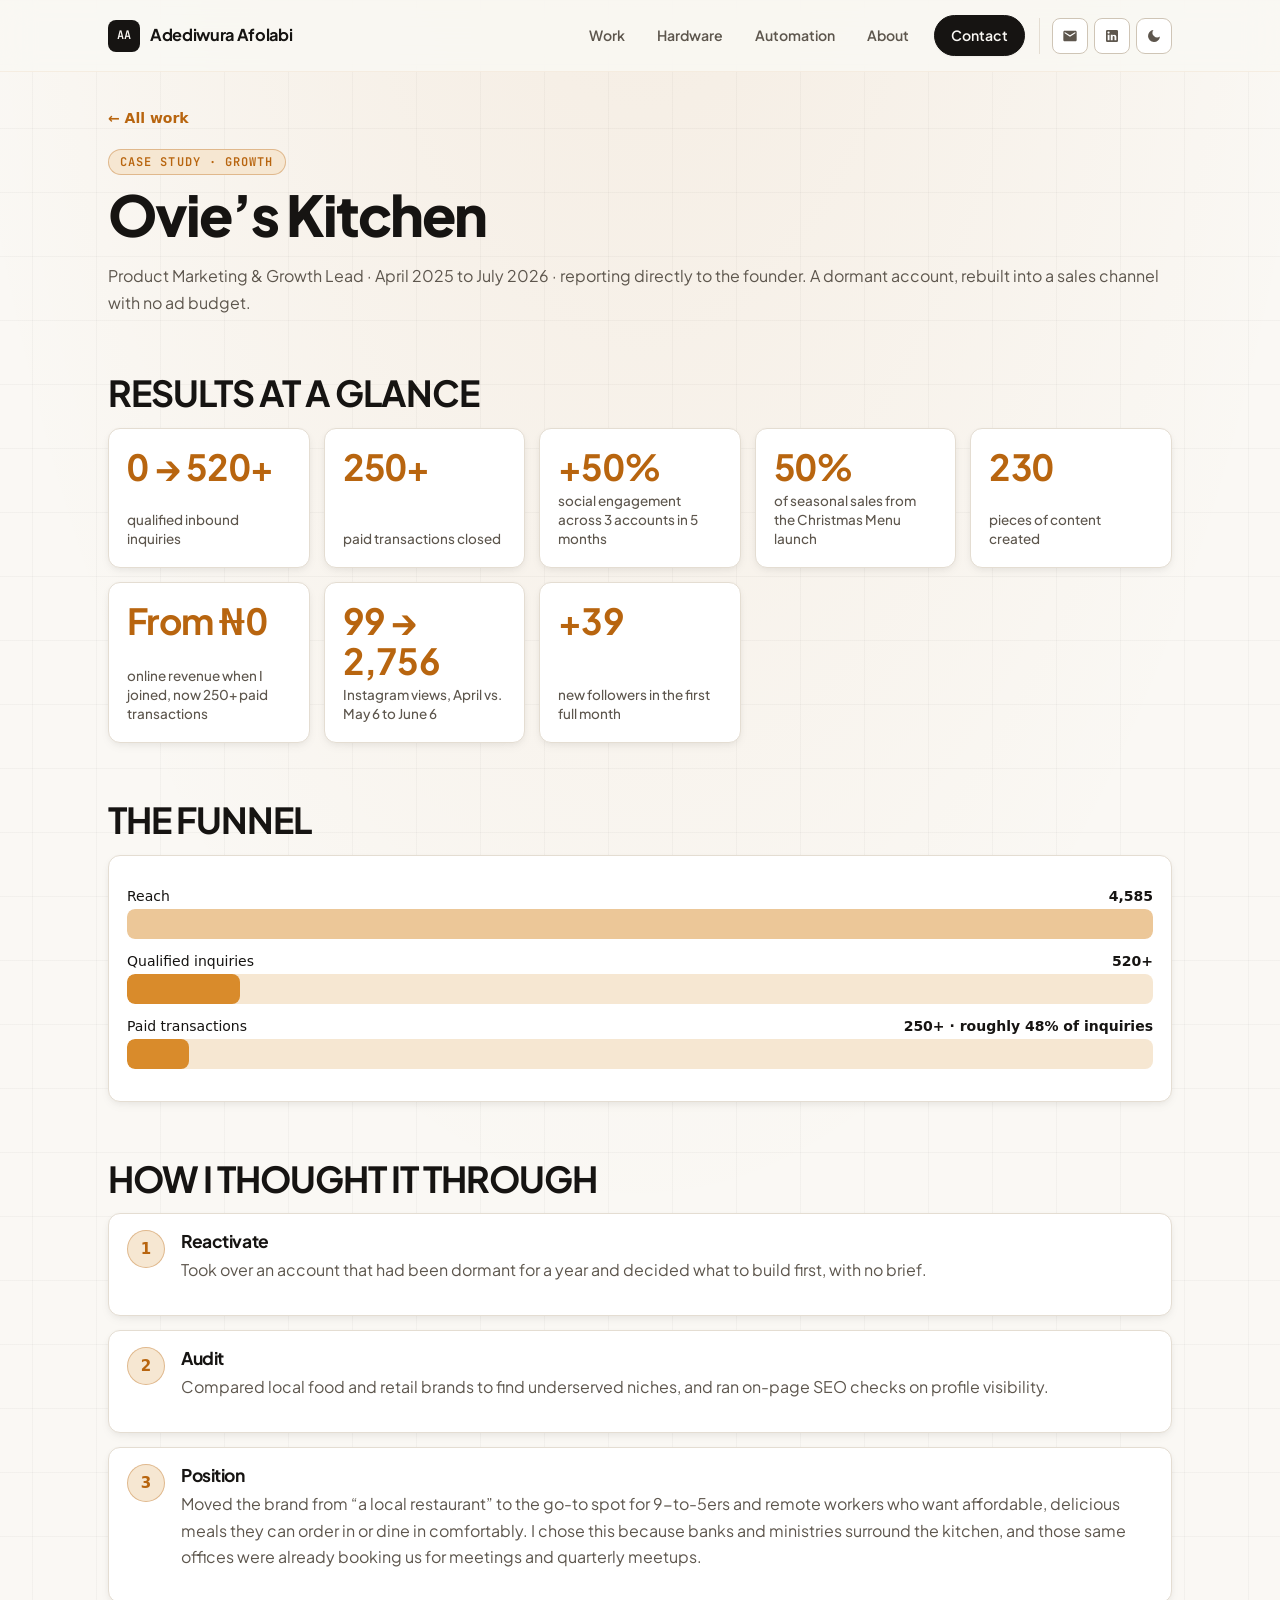
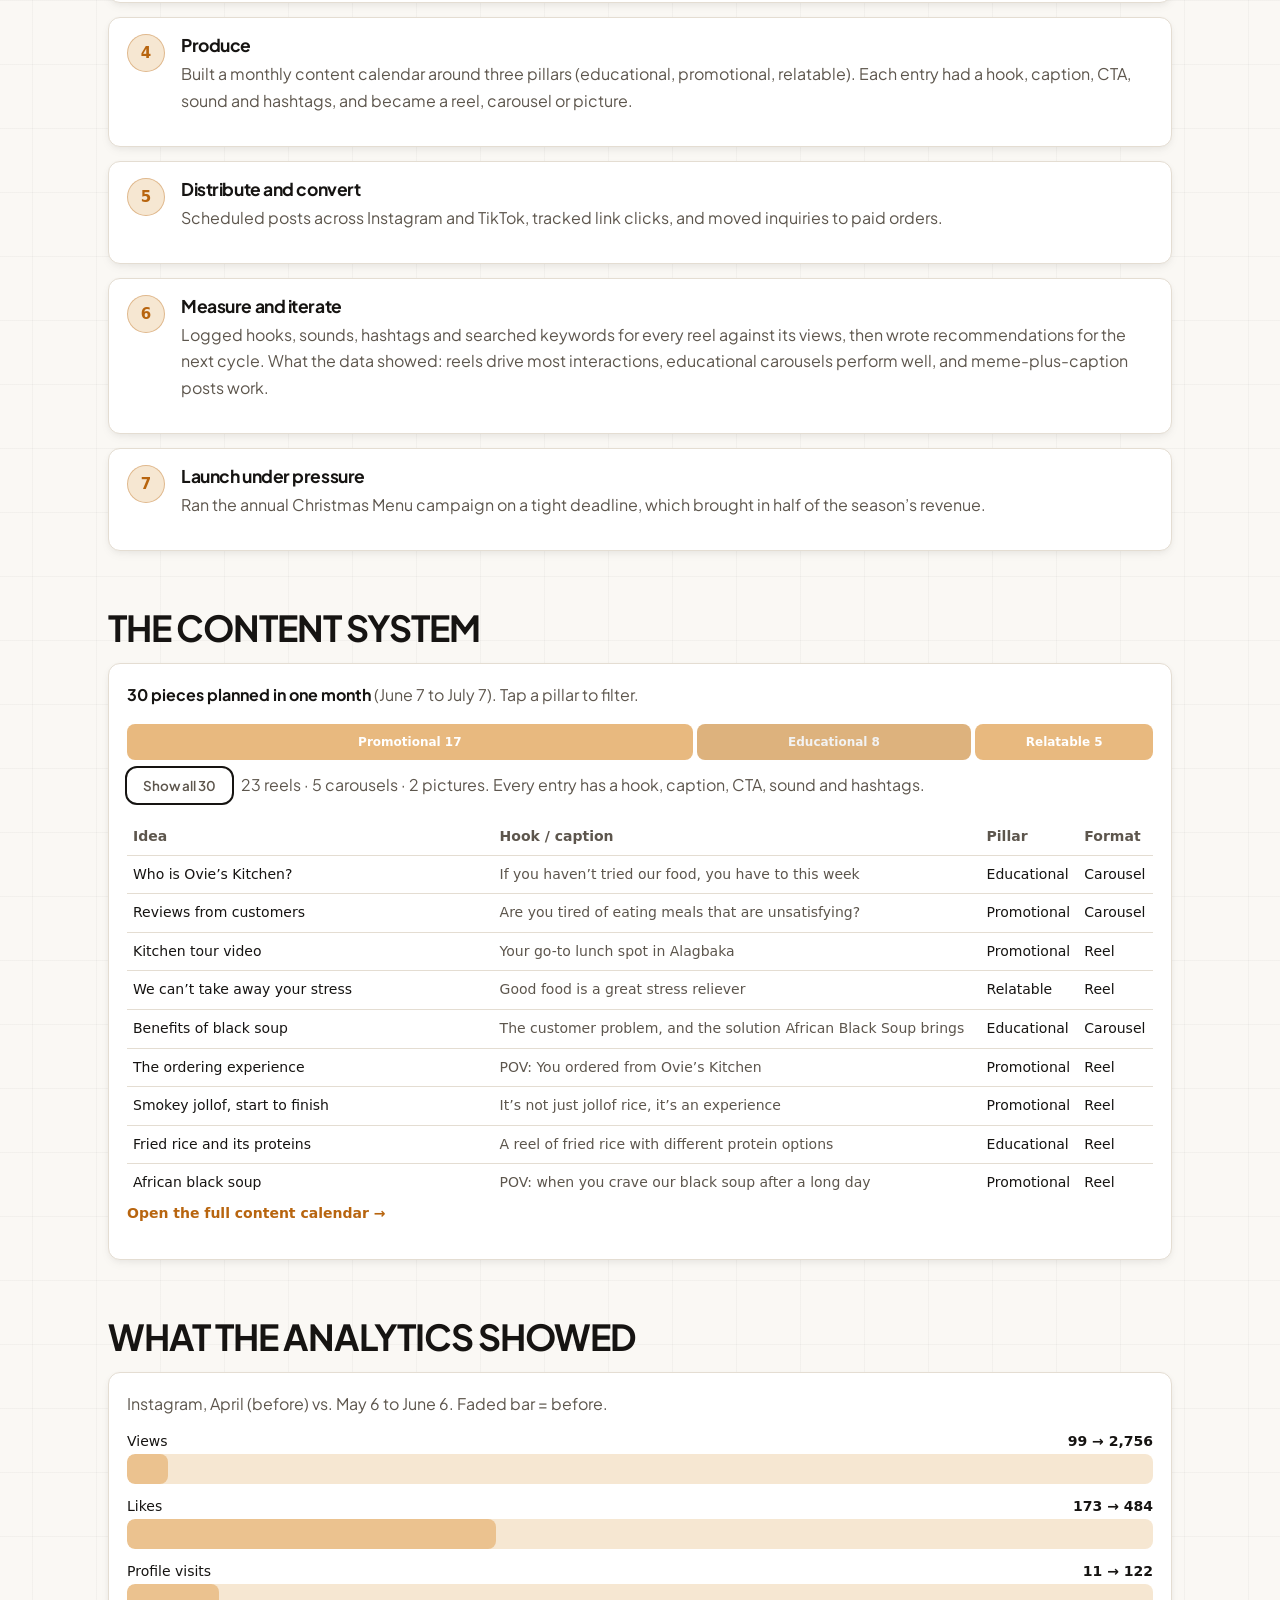
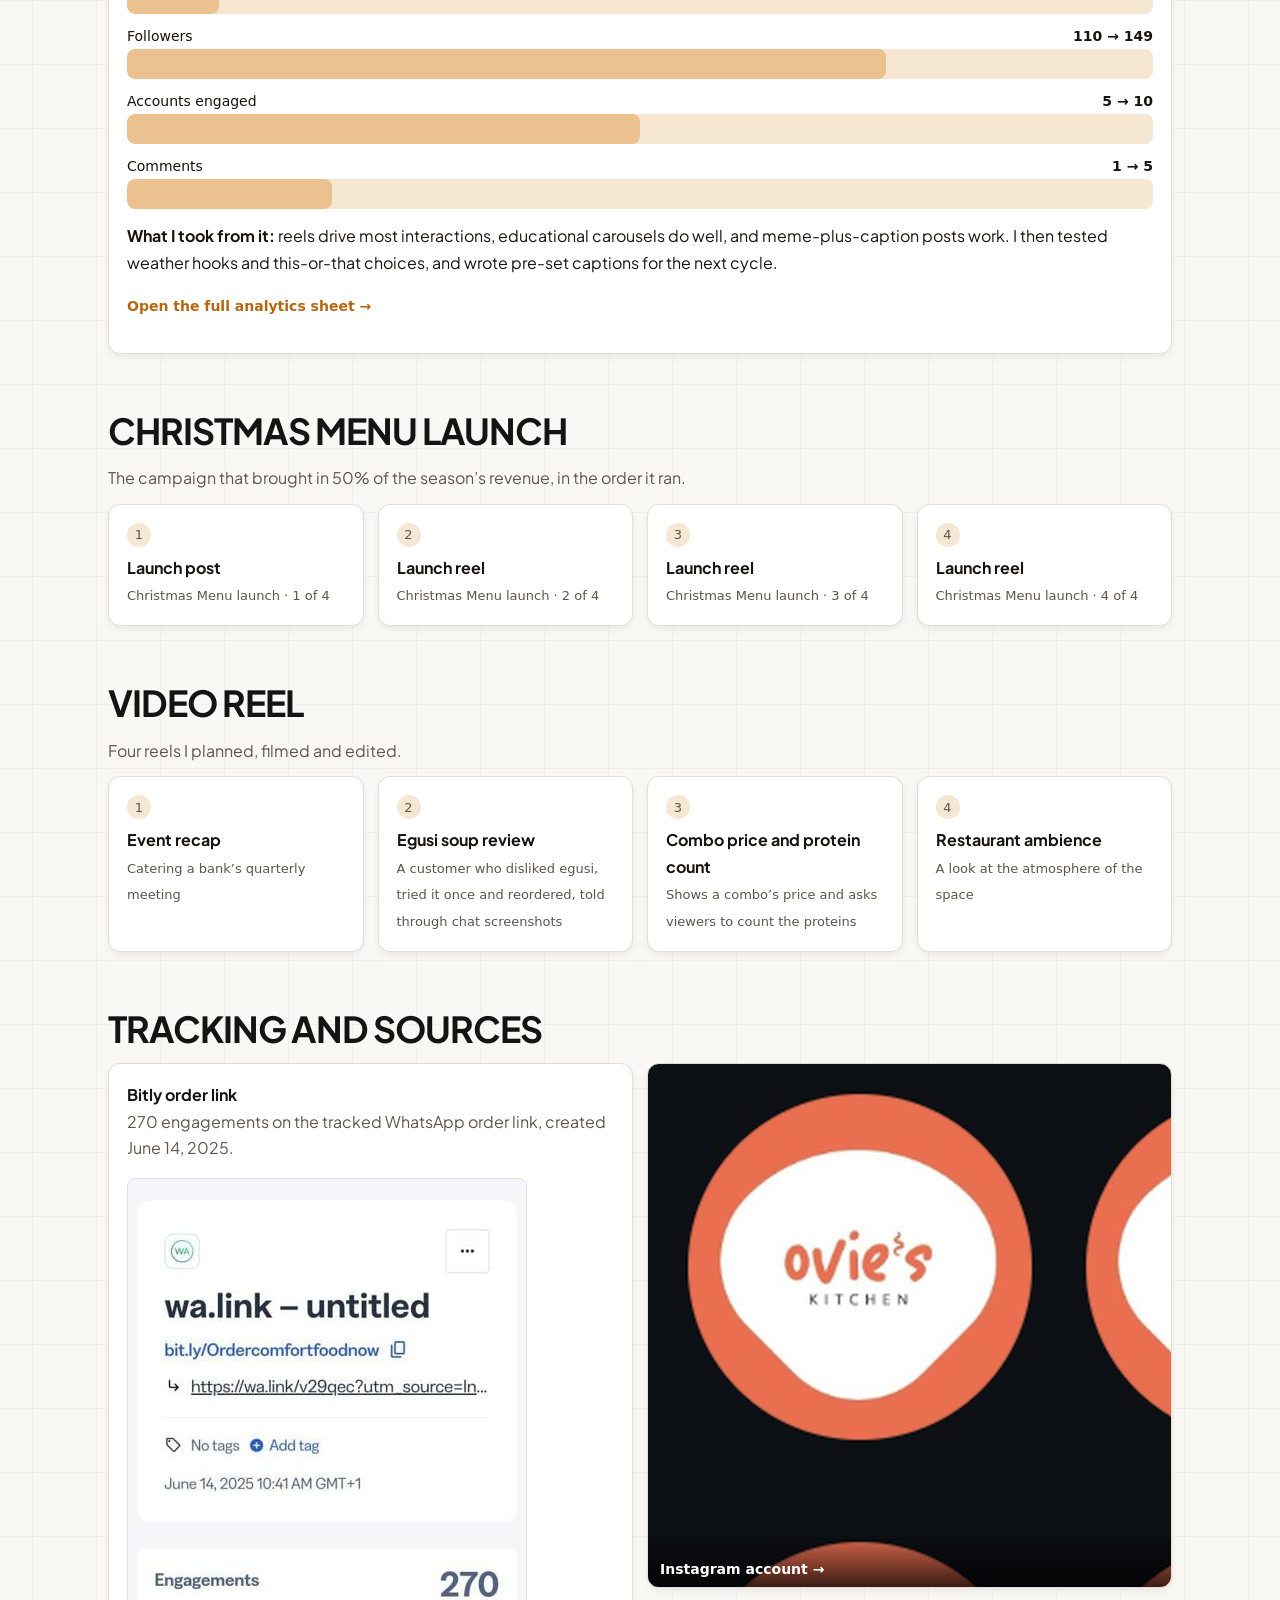
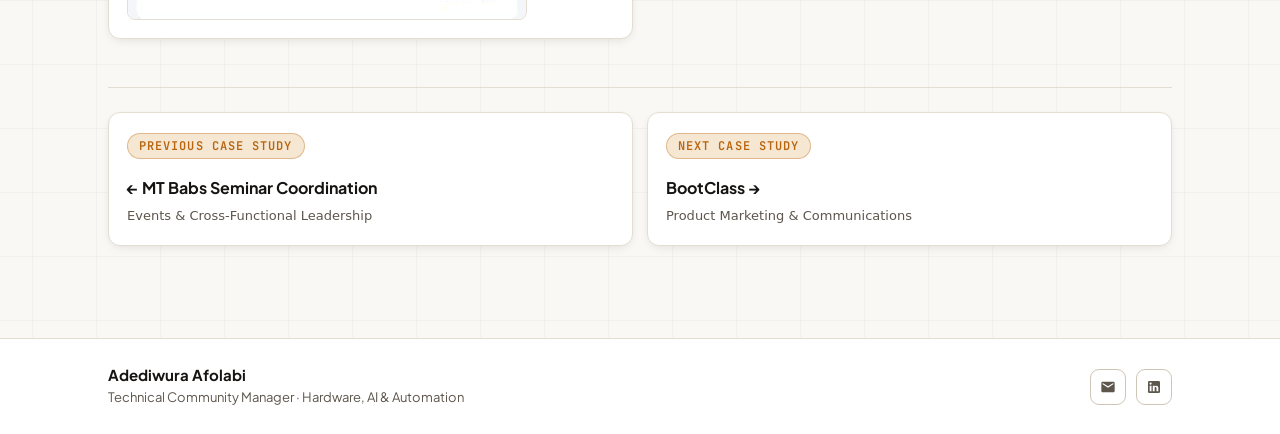
<file: ovies-kitchen/index.html>
<!DOCTYPE html>
<html lang="en">
<head>
<meta charset="utf-8">
<meta name="viewport" content="width=device-width, initial-scale=1, viewport-fit=cover">
<title>Adediwura Afolabi · Ovie’s Kitchen Work Dashboard</title>
<style>
:root{--bg:#faf8f4;--card:#fff;--ink:#1d1b18;--mute:#6b665e;--line:#e6e1d8;--acc:#b8650f;--acc2:#f6e7d2;--bar:#d98b2b;
box-sizing:border-box;padding-top:env(safe-area-inset-top,0px);padding-bottom:env(safe-area-inset-bottom,0px)}
@media (prefers-color-scheme:dark){:root:not([data-theme="light"]){--bg:#15130f;--card:#201d18;--ink:#f3efe8;--mute:#a39c90;--line:#34302a;--acc:#f0a54a;--acc2:#33271a;--bar:#e39a3a}}
:root[data-theme="dark"]{--bg:#15130f;--card:#201d18;--ink:#f3efe8;--mute:#a39c90;--line:#34302a;--acc:#f0a54a;--acc2:#33271a;--bar:#e39a3a}
html{scroll-padding-top:env(safe-area-inset-top,0px)}
*{box-sizing:border-box}
body{margin:0;background:var(--bg);color:var(--ink);font:16px/1.55 Georgia,"Times New Roman",serif}
main{max-width:920px;margin:0 auto;padding:32px 20px 64px}
h1{font-size:clamp(26px,5vw,38px);line-height:1.15;margin:6px 0 8px}
h2{font-size:13px;letter-spacing:.12em;text-transform:uppercase;color:var(--acc);margin:44px 0 14px;font-family:system-ui,sans-serif}
p{margin:0}.mute{color:var(--mute)}
.tag{font:600 12px system-ui,sans-serif;letter-spacing:.08em;text-transform:uppercase;color:var(--mute)}
.grid{display:grid;gap:12px;grid-template-columns:repeat(auto-fit,minmax(190px,1fr))}
.card{background:var(--card);border:1px solid var(--line);border-radius:12px;padding:16px}
.kpi b{display:block;font-size:34px;line-height:1.1;color:var(--acc)}
.kpi span{font:14px system-ui,sans-serif;color:var(--mute)}
.todo b{color:var(--mute)}
.funnel .row{margin:14px 0}
.funnel .lab{display:flex;justify-content:space-between;font:14px system-ui,sans-serif;margin-bottom:5px}
.track{background:var(--acc2);border-radius:8px;height:30px;overflow:hidden}
.fill{background:var(--bar);height:100%;border-radius:8px}
.steps{counter-reset:s;display:grid;gap:12px}
.step{display:grid;grid-template-columns:36px 1fr;gap:12px}
.step:before{counter-increment:s;content:counter(s);width:36px;height:36px;border-radius:50%;background:var(--acc2);color:var(--acc);display:grid;place-items:center;font:700 15px system-ui,sans-serif}
.step h3{margin:0 0 2px;font-size:17px}
a.link{display:block;text-decoration:none;color:inherit}
a.link:hover{border-color:var(--acc)}
a.link strong{display:block;font-size:16px}
a.link span{font:13px system-ui,sans-serif;color:var(--mute)}
.add{font:600 11px system-ui,sans-serif;color:var(--acc);background:var(--acc2);padding:2px 8px;border-radius:99px;display:inline-block;margin-top:8px}
.num{font:700 12px system-ui,sans-serif;color:var(--acc);background:var(--acc2);width:24px;height:24px;border-radius:50%;display:grid;place-items:center;margin-bottom:8px}
.seg{display:flex;gap:4px;margin-top:10px}.seg i{font:600 12px system-ui,sans-serif;font-style:normal;background:var(--bar);color:#fff;padding:9px 8px;border-radius:8px;white-space:nowrap;overflow:hidden}
.wrap{overflow-x:auto;margin-top:12px}table{border-collapse:collapse;width:100%;min-width:560px;font:14px/1.4 system-ui,sans-serif}
th{text-align:left;color:var(--mute);font-weight:600;border-bottom:1px solid var(--line);padding:8px 6px}td{padding:9px 6px;border-bottom:1px solid var(--line);vertical-align:top}
.more{color:var(--acc);font:600 14px system-ui,sans-serif;text-decoration:none}
img{max-width:100%;border-radius:8px;margin-top:10px;border:1px solid var(--line)}
.seg button{font:600 12px system-ui,sans-serif;background:var(--bar);color:#fff;border:0;padding:11px 8px;border-radius:8px;white-space:nowrap;overflow:hidden;cursor:pointer;opacity:.6}
.seg button:nth-child(2){filter:brightness(.92)}.seg button.on,.seg button:hover{opacity:1}.seg button.on{outline:2px solid var(--ink);outline-offset:1px}
.chip{font:600 12px system-ui,sans-serif;background:var(--acc2);color:var(--acc);border:1px solid var(--line);border-radius:99px;padding:4px 12px;margin-right:6px;cursor:pointer}.chip.on{outline:2px solid var(--ink)}
.tall{max-height:380px;overflow:auto}
.cover{aspect-ratio:1;background-size:cover;background-position:center;background-color:#0f1218;position:relative;padding:0;overflow:hidden;display:block;text-decoration:none}.cover:hover{border-color:var(--acc)}.cover em{position:absolute;left:0;right:0;bottom:0;padding:30px 12px 10px;font:600 14px system-ui,sans-serif;font-style:normal;color:#fff;background:linear-gradient(transparent,rgba(0,0,0,.75))}</style>
<link rel="stylesheet" href="../site.css">
</head>
<body>
<a class="skip" href="#main">Skip to content</a>
<header class="site"><div><a class="name" href="../">Adediwura Afolabi</a>
<nav aria-label="Main"><a href="../#work">Work</a><a href="../smart-systems/">Hardware</a><a href="../automation/">Automation</a><a href="../#about">About</a><a href="../#contact">Contact</a></nav></div></header>
<main id="main">
<p><a class="more" href="../">← All work</a></p>
<p class="tag">Case study · Growth</p>
<h1>Ovie’s Kitchen</h1>
<p class="mute">Product Marketing &amp; Growth Lead · April 2025 to July 2026 · reporting directly to the founder. A dormant account, rebuilt into a sales channel with no ad budget.</p>

<h2>Results at a glance</h2>
<div class="grid">
<div class="card kpi"><b>0 → 520+</b><span>qualified inbound inquiries</span></div>
<div class="card kpi"><b>250+</b><span>paid transactions closed</span></div>
<div class="card kpi"><b>+50%</b><span>social engagement across 3 accounts in 5 months</span></div>
<div class="card kpi"><b>50%</b><span>of seasonal sales from the Christmas Menu launch</span></div>
<div class="card kpi"><b>230</b><span>pieces of content created</span></div>
<div class="card kpi"><b>From ₦0</b><span>online revenue when I joined, now 250+ paid transactions</span></div>
<div class="card kpi"><b>99 → 2,756</b><span>Instagram views, April vs. May 6 to June 6</span></div>
<div class="card kpi"><b>+39</b><span>new followers in the first full month</span></div>
</div>

<h2>The funnel</h2>
<div class="card funnel">
<div class="row"><div class="lab"><span>Reach</span><b>4,585</b></div><div class="track"><div class="fill" style="width:100%;opacity:.35"></div></div></div>
<div class="row"><div class="lab"><span>Qualified inquiries</span><b>520+</b></div><div class="track"><div class="fill" style="width:11%"></div></div></div>
<div class="row"><div class="lab"><span>Paid transactions</span><b>250+ · roughly 48% of inquiries</b></div><div class="track"><div class="fill" style="width:6%"></div></div></div>
</div>

<h2>How I thought it through</h2>
<div class="steps">
<div class="step"><div><h3>Reactivate</h3><p class="mute">Took over an account that had been dormant for a year and decided what to build first, with no brief.</p></div></div>
<div class="step"><div><h3>Audit</h3><p class="mute">Compared local food and retail brands to find underserved niches, and ran on-page SEO checks on profile visibility.</p></div></div>
<div class="step"><div><h3>Position</h3><p class="mute">Moved the brand from “a local restaurant” to the go-to spot for 9-to-5ers and remote workers who want affordable, delicious meals they can order in or dine in comfortably. I chose this because banks and ministries surround the kitchen, and those same offices were already booking us for meetings and quarterly meetups.</p></div></div>
<div class="step"><div><h3>Produce</h3><p class="mute">Built a monthly content calendar around three pillars (educational, promotional, relatable). Each entry had a hook, caption, CTA, sound and hashtags, and became a reel, carousel or picture.</p></div></div>
<div class="step"><div><h3>Distribute and convert</h3><p class="mute">Scheduled posts across Instagram and TikTok, tracked link clicks, and moved inquiries to paid orders.</p></div></div>
<div class="step"><div><h3>Measure and iterate</h3><p class="mute">Logged hooks, sounds, hashtags and searched keywords for every reel against its views, then wrote recommendations for the next cycle. What the data showed: reels drive most interactions, educational carousels perform well, and meme-plus-caption posts work.</p></div></div>
<div class="step"><div><h3>Launch under pressure</h3><p class="mute">Ran the annual Christmas Menu campaign on a tight deadline, which brought in half of the season’s revenue.</p></div></div>
</div>

<h2>The content system</h2>
<div class="card">
<p><b>30 pieces planned in one month</b> <span class="mute">(June 7 to July 7). Tap a pillar to filter.</span></p>
<div class="seg"><button data-p="Promotional" style="flex:17">Promotional 17</button><button data-p="Educational" style="flex:8">Educational 8</button><button data-p="Relatable" style="flex:5">Relatable 5</button></div>
<p class="mute" style="margin-top:8px"><button class="chip" data-p="All">Show all 30</button> 23 reels · 5 carousels · 2 pictures. Every entry has a hook, caption, CTA, sound and hashtags.</p>
<div class="wrap tall"><table><thead><tr><th>Idea</th><th>Hook / caption</th><th>Pillar</th><th>Format</th></tr></thead><tbody id="cal"></tbody></table></div>
<p><a class="more" href="https://docs.google.com/spreadsheets/d/1Kxd5IdyDO3hcWVoW70JrsX3fj8KWy2ryrSogCtzh5pw/edit?usp=sharing" target="_blank" rel="noopener">Open the full content calendar →</a></p>
</div>
<script>
var ROWS=[["Who is Ovie’s Kitchen?", "If you haven’t tried our food, you have to this week", "Educational", "Carousel"], ["Reviews from customers", "Are you tired of eating meals that are unsatisfying?", "Promotional", "Carousel"], ["Kitchen tour video", "Your go-to lunch spot in Alagbaka", "Promotional", "Reel"], ["We can’t take away your stress", "Good food is a great stress reliever", "Relatable", "Reel"], ["Benefits of black soup", "The customer problem, and the solution African Black Soup brings", "Educational", "Carousel"], ["The ordering experience", "POV: You ordered from Ovie’s Kitchen", "Promotional", "Reel"], ["Smokey jollof, start to finish", "It’s not just jollof rice, it’s an experience", "Promotional", "Reel"], ["Fried rice and its proteins", "A reel of fried rice with different protein options", "Educational", "Reel"], ["African black soup", "POV: when you crave our black soup after a long day", "Promotional", "Reel"], ["Extra sides: coleslaw and moi-moi", "POV: That one customer who always orders coleslaw", "Relatable", "Reel"], ["Customer reactions to smokey jollof", "POV: Your smokey jollof bangs", "Promotional", "Reel"], ["Wakafoody discount", "Giveaway alert", "Educational", "Reel"], ["How to order on Wakafoody", "POV: We found a seamless way for you to order", "Relatable", "Reel"], ["How to order from our bio", "One click between you and your favourite meal", "Promotional", "Reel"], ["What are you craving today?", "Story poll after the happy new week flyer", "Promotional", "Reel"], ["The homemade feeling", "You deserve the baby girl treatment", "Promotional", "Reel"], ["Happy new week", "Weekly greeting post", "Educational", "Picture"], ["Show me you’re a food vendor without telling me", "Relatable trend format", "Relatable", "Picture"], ["5 food-industry myths I’m not falling for", "Myth-busting hook", "Educational", "Reel"], ["Promote the bulk order", "Skip the kitchen, not the quality", "Relatable", "Carousel"], ["Market runs: sourcing to serving", "From farm to fork", "Promotional", "Reel"], ["Market runs: where it begins", "See where your delicious meal truly begins", "Promotional", "Reel"], ["Prepping bulk orders", "Prep, fry, mix, pack", "Promotional", "Reel"], ["Promote catering services", "Catering flyer cover with earlier footage", "Promotional", "Reel"], ["Show the prepping", "Pure taste, every single bite", "Educational", "Reel"], ["The ideal meal after work", "Lunch for the 9-to-5 crowd", "Promotional", "Reel"], ["Meme: Monday vs. your order", "When Monday hits vs. when your Ovie’s Kitchen order arrives", "Promotional", "Carousel"], ["Menu variety for bulk orders", "Spice up your week with something new", "Educational", "Reel"], ["Event recap reels", "Food, setup and happy guests", "Promotional", "Reel"], ["Catering menu sneak peek", "What’s on the catering menu but not the daily menu", "Promotional", "Reel"]];
function draw(p){document.getElementById('cal').innerHTML=ROWS.filter(function(r){return p==='All'||r[2]===p}).map(function(r){return '<tr><td>'+r[0]+'</td><td class="mute">'+r[1]+'</td><td>'+r[2]+'</td><td>'+r[3]+'</td></tr>'}).join('');
document.querySelectorAll('[data-p]').forEach(function(b){b.classList.toggle('on',b.dataset.p===p)})}
document.querySelectorAll('[data-p]').forEach(function(b){b.addEventListener('click',function(){draw(b.dataset.p)})});
draw('All');
</script>

<h2>What the analytics showed</h2>
<div class="card funnel">
<p class="mute">Instagram, April (before) vs. May 6 to June 6. Faded bar = before.</p>
<div class="row"><div class="lab"><span>Views</span><b>99 → 2,756</b></div><div class="track"><div class="fill" style="width:4%;opacity:.4"></div></div></div><div class="row"><div class="lab"><span>Likes</span><b>173 → 484</b></div><div class="track"><div class="fill" style="width:36%;opacity:.4"></div></div></div><div class="row"><div class="lab"><span>Profile visits</span><b>11 → 122</b></div><div class="track"><div class="fill" style="width:9%;opacity:.4"></div></div></div><div class="row"><div class="lab"><span>Followers</span><b>110 → 149</b></div><div class="track"><div class="fill" style="width:74%;opacity:.4"></div></div></div><div class="row"><div class="lab"><span>Accounts engaged</span><b>5 → 10</b></div><div class="track"><div class="fill" style="width:50%;opacity:.4"></div></div></div><div class="row"><div class="lab"><span>Comments</span><b>1 → 5</b></div><div class="track"><div class="fill" style="width:20%;opacity:.4"></div></div></div>
<p style="margin-top:14px"><b>What I took from it:</b> reels drive most interactions, educational carousels do well, and meme-plus-caption posts work. I then tested weather hooks and this-or-that choices, and wrote pre-set captions for the next cycle.</p>
<p><a class="more" href="https://docs.google.com/spreadsheets/d/1JMLCy6NvVgL8G8NT9aGpt6bCM4FnybwcbQ6VwemTvKA/edit?usp=sharing" target="_blank" rel="noopener">Open the full analytics sheet →</a></p>
</div>

<h2>Christmas Menu launch</h2>
<p class="mute" style="margin-bottom:12px">The campaign that brought in 50% of the season’s revenue, in the order it ran.</p>
<div class="grid"><a class="card link" href="https://www.instagram.com/p/DSUvBpTDPSn/" target="_blank" rel="noopener"><span class="num">1</span><strong>Launch post</strong><span>Christmas Menu launch · 1 of 4</span></a><a class="card link" href="https://www.instagram.com/reel/DSW_-lVjFea/" target="_blank" rel="noopener"><span class="num">2</span><strong>Launch reel</strong><span>Christmas Menu launch · 2 of 4</span></a><a class="card link" href="https://www.instagram.com/reel/DSbyfZyCNR3/" target="_blank" rel="noopener"><span class="num">3</span><strong>Launch reel</strong><span>Christmas Menu launch · 3 of 4</span></a><a class="card link" href="https://www.instagram.com/reel/DSdE20KCOji/" target="_blank" rel="noopener"><span class="num">4</span><strong>Launch reel</strong><span>Christmas Menu launch · 4 of 4</span></a></div>

<h2>Video reel</h2>
<p class="mute" style="margin-bottom:12px">Four reels I planned, filmed and edited.</p>
<div class="grid"><a class="card link" href="https://www.instagram.com/reel/DLLO5_kAj3-/" target="_blank" rel="noopener"><span class="num">1</span><strong>Event recap</strong><span>Catering a bank’s quarterly meeting</span></a><a class="card link" href="https://www.instagram.com/reel/DXWSZzkACjH/" target="_blank" rel="noopener"><span class="num">2</span><strong>Egusi soup review</strong><span>A customer who disliked egusi, tried it once and reordered, told through chat screenshots</span></a><a class="card link" href="https://www.instagram.com/reel/DV-mIRkjErM/" target="_blank" rel="noopener"><span class="num">3</span><strong>Combo price and protein count</strong><span>Shows a combo’s price and asks viewers to count the proteins</span></a><a class="card link" href="https://www.instagram.com/reel/DU7pjscjMuN/" target="_blank" rel="noopener"><span class="num">4</span><strong>Restaurant ambience</strong><span>A look at the atmosphere of the space</span></a></div>

<h2>Tracking and sources</h2>
<div class="grid">
<div class="card"><strong>Bitly order link</strong><p class="mute">270 engagements on the tracked WhatsApp order link, created June 14, 2025.</p><img src="[data-uri]" alt="Bitly dashboard screenshot showing 270 engagements for the order link"></div>
<a class="card cover" href="https://www.instagram.com/food_vendor_in_akure/" target="_blank" rel="noopener" aria-label="Ovie’s Kitchen Instagram account" style="background-image:url([data-uri])"><em>Instagram account →</em></a>
</div>

<div class="grid" style="margin-top:48px;padding-top:24px;border-top:1px solid var(--line)" aria-label="Case study navigation">
  <a class="card link" href="../mtbabs-seminars/"><span class="tag">Previous case study</span><strong style="margin-top:6px">← MT Babs Seminar Coordination</strong><span>Events & Cross-Functional Leadership</span></a>
  <a class="card link" href="../bootclass/"><span class="tag">Next case study</span><strong style="margin-top:6px">BootClass →</strong><span>Product Marketing & Communications</span></a>
</div>
</main>
<script src="../site.js" defer></script>
</body>
</html>
</file>
<file: site.css>
@import url('https://fonts.googleapis.com/css2?family=Instrument+Serif:ital@0;1&family=JetBrains+Mono:wght@400;500;600&family=Plus+Jakarta+Sans:wght@400;500;600;700;800&display=swap');

:root {
  --bg: #faf8f4;
  --bg-elevated: #f3efe8;
  --bg-subtle: #ebe5db;
  --paper: #ffffff;
  --paper-2: #f7f4ee;
  --card: #ffffff;
  --ink: #161412;
  --ink-secondary: #2d2924;
  --muted: #5d564d;
  --mute: #5d564d;
  --muted-light: #7c7469;
  --line: #e4ddd2;
  --line-strong: #cfc5b6;
  --accent: #b8650f;
  --acc: #b8650f;
  --accent-hover: #965009;
  --accent-light: #f6e7d2;
  --acc2: #f6e7d2;
  --bar: #d98b2b;
  --accent-soft: rgba(184, 101, 15, 0.09);
  --accent-border: rgba(184, 101, 15, 0.32);
  --border-strong: rgba(184, 101, 15, 0.36);
  --err: #b91c1c;
  --err-bg: #fef2f2;
  --ok: #15803d;
  --ok-bg: #f0fdf4;
  --success: #15803d;
  --success-bg: rgba(21, 128, 61, 0.12);
  --shadow-xs: 0 1px 2px rgba(22, 20, 18, 0.04);
  --shadow-sm: 0 4px 12px -2px rgba(22, 20, 18, 0.06), 0 2px 6px -1px rgba(22, 20, 18, 0.04);
  --shadow: 0 14px 34px -10px rgba(22, 20, 18, 0.08), 0 4px 12px -3px rgba(22, 20, 18, 0.04);
  --shadow-md: 0 14px 34px -10px rgba(22, 20, 18, 0.09), 0 4px 12px -3px rgba(22, 20, 18, 0.05);
  --shadow-lg: 0 24px 52px -14px rgba(22, 20, 18, 0.13), 0 8px 20px -6px rgba(22, 20, 18, 0.06);
  --shadow-accent: 0 10px 26px -6px rgba(184, 101, 15, 0.28);
  --header-bg: rgba(250, 248, 244, 0.84);
  --header-bg-scrolled: rgba(255, 255, 255, 0.94);
  --grid-line: rgba(22, 20, 18, 0.032);
  --radius-sm: 8px;
  --radius-md: 12px;
  --radius-lg: 18px;
  --radius-xl: 24px;
  --font-sans: 'Plus Jakarta Sans', -apple-system, BlinkMacSystemFont, 'Segoe UI', Roboto, sans-serif;
  --font-serif: 'Instrument Serif', Georgia, 'Times New Roman', serif;
  --font-display: 'Instrument Serif', Georgia, 'Times New Roman', serif;
  --font-mono: 'JetBrains Mono', ui-monospace, SFMono-Regular, Menlo, monospace;
  --container-max: 1120px;
  --ease-out: cubic-bezier(0.16, 1, 0.3, 1);
  --ease-standard: cubic-bezier(0.22, 1, 0.36, 1);
}

@media (prefers-color-scheme: dark) {
  :root:not([data-theme="light"]) {
    --bg: #11100e;
    --bg-elevated: #181613;
    --bg-subtle: #211e19;
    --paper: #191714;
    --paper-2: #221f1a;
    --card: #191714;
    --ink: #f5f2eb;
    --ink-secondary: #e2dcd2;
    --muted: #a69e92;
    --mute: #a69e92;
    --muted-light: #7f776c;
    --line: #2c2822;
    --line-strong: #3d372f;
    --accent: #f0a54a;
    --acc: #f0a54a;
    --accent-hover: #f7b96b;
    --accent-light: #33271a;
    --acc2: #33271a;
    --bar: #e39a3a;
    --accent-soft: rgba(240, 165, 74, 0.11);
    --accent-border: rgba(240, 165, 74, 0.35);
    --border-strong: rgba(240, 165, 74, 0.42);
    --err: #f87171;
    --err-bg: rgba(185, 28, 28, 0.16);
    --ok: #4ade80;
    --ok-bg: rgba(21, 128, 61, 0.16);
    --success: #4ade80;
    --success-bg: rgba(74, 222, 128, 0.14);
    --shadow-xs: 0 1px 2px rgba(0, 0, 0, 0.35);
    --shadow-sm: 0 6px 16px -4px rgba(0, 0, 0, 0.45);
    --shadow: 0 18px 40px -12px rgba(0, 0, 0, 0.6);
    --shadow-md: 0 18px 40px -12px rgba(0, 0, 0, 0.6);
    --shadow-lg: 0 28px 64px -16px rgba(0, 0, 0, 0.75);
    --shadow-accent: 0 10px 28px -6px rgba(240, 165, 74, 0.22);
    --header-bg: rgba(17, 16, 14, 0.82);
    --header-bg-scrolled: rgba(25, 23, 20, 0.94);
    --grid-line: rgba(245, 242, 235, 0.032);
  }
}

html[data-theme="dark"],
:root[data-theme="dark"] {
  --bg: #11100e;
  --bg-elevated: #181613;
  --bg-subtle: #211e19;
  --paper: #191714;
  --paper-2: #221f1a;
  --card: #191714;
  --ink: #f5f2eb;
  --ink-secondary: #e2dcd2;
  --muted: #a69e92;
  --mute: #a69e92;
  --muted-light: #7f776c;
  --line: #2c2822;
  --line-strong: #3d372f;
  --accent: #f0a54a;
  --acc: #f0a54a;
  --accent-hover: #f7b96b;
  --accent-light: #33271a;
  --acc2: #33271a;
  --bar: #e39a3a;
  --accent-soft: rgba(240, 165, 74, 0.11);
  --accent-border: rgba(240, 165, 74, 0.35);
  --border-strong: rgba(240, 165, 74, 0.42);
  --err: #f87171;
  --err-bg: rgba(185, 28, 28, 0.16);
  --ok: #4ade80;
  --ok-bg: rgba(21, 128, 61, 0.16);
  --success: #4ade80;
  --success-bg: rgba(74, 222, 128, 0.14);
  --shadow-xs: 0 1px 2px rgba(0, 0, 0, 0.35);
  --shadow-sm: 0 6px 16px -4px rgba(0, 0, 0, 0.45);
  --shadow: 0 18px 40px -12px rgba(0, 0, 0, 0.6);
  --shadow-md: 0 18px 40px -12px rgba(0, 0, 0, 0.6);
  --shadow-lg: 0 28px 64px -16px rgba(0, 0, 0, 0.75);
  --shadow-accent: 0 10px 28px -6px rgba(240, 165, 74, 0.22);
  --header-bg: rgba(17, 16, 14, 0.82);
  --header-bg-scrolled: rgba(25, 23, 20, 0.94);
  --grid-line: rgba(245, 242, 235, 0.032);
}

html[data-theme="light"],
:root[data-theme="light"] {
  --bg: #faf8f4;
  --bg-elevated: #f3efe8;
  --bg-subtle: #ebe5db;
  --paper: #ffffff;
  --paper-2: #f7f4ee;
  --card: #ffffff;
  --ink: #161412;
  --ink-secondary: #2d2924;
  --muted: #5d564d;
  --mute: #5d564d;
  --muted-light: #7c7469;
  --line: #e4ddd2;
  --line-strong: #cfc5b6;
  --accent: #b8650f;
  --acc: #b8650f;
  --acc2: #f6e7d2;
  --bar: #d98b2b;
  --header-bg: rgba(250, 248, 244, 0.84);
  --header-bg-scrolled: rgba(255, 255, 255, 0.94);
}

/* ==========================================================================
   1. BASE & RESET
   ========================================================================== */
*, *::before, *::after {
  box-sizing: border-box;
}

html {
  scroll-behavior: smooth;
  scroll-padding-top: 92px;
  -webkit-font-smoothing: antialiased;
  -moz-osx-font-smoothing: grayscale;
}

body {
  min-height: 100vh;
  display: flex;
  flex-direction: column;
  margin: 0 !important;
  font-family: var(--font-sans) !important;
  font-size: 16px !important;
  line-height: 1.65 !important;
  color: var(--ink) !important;
  background-color: var(--bg) !important;
  background-image:
    radial-gradient(ellipse 80% 45% at 50% -8%, var(--accent-soft), transparent 70%),
    linear-gradient(var(--grid-line) 1px, transparent 1px),
    linear-gradient(90deg, var(--grid-line) 1px, transparent 1px) !important;
  background-size: 100% 100%, 64px 64px, 64px 64px;
  background-position: center top;
  overflow-x: hidden;
  transition: background-color 0.25s ease, color 0.25s ease;
}

main {
  flex: 1;
  width: 100%;
  max-width: var(--container-max) !important;
  margin: 0 auto !important;
  padding: 32px 28px 92px !important;
}

img, video {
  max-width: 100%;
  display: block;
}

a {
  color: var(--acc);
  text-decoration: none;
  transition: color 0.2s ease, background-color 0.2s ease, border-color 0.2s ease, transform 0.2s ease, box-shadow 0.2s ease;
}

:focus-visible {
  outline: 2px solid var(--acc);
  outline-offset: 3px;
  border-radius: 4px;
}

.skip {
  position: absolute;
  left: -9999px;
  top: 8px;
  font: 600 14px var(--font-sans);
  color: var(--ink);
  text-decoration: none;
  border: 2px solid var(--acc);
  border-radius: 6px;
}
.skip:focus {
  left: 16px;
  top: 12px;
  background: var(--card);
  padding: 8px 14px;
  z-index: 999;
  box-shadow: var(--shadow-md);
}

/* ==========================================================================
   2. TYPOGRAPHY & GLOBAL HIERARCHY
   ========================================================================== */
h1, h2, h3, h4 {
  margin-top: 0;
  color: var(--ink) !important;
  font-family: var(--font-sans);
  letter-spacing: -0.025em;
}

h1 {
  font-size: clamp(2.35rem, 4.4vw, 3.75rem) !important;
  line-height: 1.08 !important;
  font-weight: 800;
  letter-spacing: -0.035em;
  margin-bottom: 18px !important;
}

h1 .serif-accent,
h2 .serif-accent {
  font-family: var(--font-display);
  font-weight: 400;
  font-style: italic;
  letter-spacing: -0.01em;
  color: var(--acc);
}

h2 {
  font-size: clamp(1.65rem, 2.8vw, 2.35rem) !important;
  line-height: 1.16 !important;
  font-weight: 700;
  letter-spacing: -0.028em;
  margin: 56px 0 14px !important;
}

.section-head-split h2 {
  margin: 0 !important;
}

h3 {
  font-size: clamp(1.15rem, 1.7vw, 1.38rem) !important;
  line-height: 1.3 !important;
  font-weight: 700;
}

h4 {
  font-size: 1.22rem !important;
  line-height: 1.3 !important;
  font-weight: 700;
}

p {
  margin-top: 0;
  margin-bottom: 1rem;
}

.mute {
  color: var(--mute) !important;
}

.kicker,
.tag {
  display: inline-flex;
  align-items: center;
  gap: 8px;
  font-family: var(--font-mono) !important;
  font-size: 0.75rem !important;
  font-weight: 600 !important;
  letter-spacing: 0.09em !important;
  text-transform: uppercase !important;
  color: var(--acc) !important;
  margin: 0 0 10px !important;
}

.kicker::before {
  content: "";
  display: inline-block;
  width: 18px;
  height: 1.5px;
  background: var(--acc);
  border-radius: 2px;
}

.tag {
  background: var(--acc2);
  border: 1px solid var(--border-strong);
  padding: 4px 11px;
  border-radius: 99px;
}

.sub {
  color: var(--muted) !important;
  font-size: clamp(1rem, 1.25vw, 1.1rem) !important;
  line-height: 1.7 !important;
  max-width: 64ch;
}

.section-head-split {
  display: grid;
  grid-template-columns: minmax(0, 1.18fr) minmax(0, 1fr);
  gap: 28px;
  align-items: end;
  margin-bottom: 38px;
  padding-bottom: 22px;
  border-bottom: 1px solid var(--line);
}

.section-head-split .sub {
  margin-bottom: 0 !important;
  font-size: 0.98rem !important;
}

/* ==========================================================================
   3. HEADER & STICKY NAVIGATION (SECTION 4)
   ========================================================================== */
header.site,
.site {
  position: sticky;
  top: 0;
  z-index: 100;
  background: var(--header-bg) !important;
  backdrop-filter: blur(16px);
  -webkit-backdrop-filter: blur(16px);
  border-bottom: 1px solid rgba(184, 101, 15, 0.08) !important;
  transition: background-color 0.28s var(--ease-standard), border-color 0.28s var(--ease-standard), box-shadow 0.28s var(--ease-standard);
}

header.site.scrolled,
.site.scrolled {
  background: var(--header-bg-scrolled) !important;
  border-bottom-color: var(--line-strong) !important;
  box-shadow: var(--shadow-sm);
}

header.site > div,
.site > div {
  max-width: var(--container-max) !important;
  margin: 0 auto !important;
  padding: 15px 28px !important;
  display: flex;
  align-items: center;
  justify-content: space-between;
  gap: 20px;
  font-family: var(--font-sans);
  transition: padding 0.25s var(--ease-standard);
}

header.site.scrolled > div,
.site.scrolled > div {
  padding-top: 11px !important;
  padding-bottom: 11px !important;
}

header.site a.name,
.site .name {
  display: inline-flex;
  align-items: center;
  gap: 10px;
  font-family: var(--font-sans) !important;
  font-weight: 700 !important;
  font-size: 1.02rem !important;
  letter-spacing: -0.02em;
  color: var(--ink) !important;
  text-decoration: none;
  white-space: nowrap;
}

header.site a.name::before,
.site .name::before {
  content: "AA";
  display: inline-flex;
  align-items: center;
  justify-content: center;
  width: 32px;
  height: 32px;
  border-radius: 8px;
  background: var(--ink);
  color: var(--bg);
  font-family: var(--font-mono);
  font-size: 0.74rem;
  font-weight: 600;
  letter-spacing: 0.03em;
  transition: transform 0.25s var(--ease-out), background-color 0.25s ease;
}

header.site a.name:hover::before,
.site .name:hover::before {
  background: var(--acc);
  color: #ffffff;
  transform: translateY(-1px);
}

header.site nav,
.site nav {
  display: flex;
  align-items: center;
  gap: 6px;
  flex-wrap: wrap;
}

header.site nav a,
.site nav a {
  position: relative;
  margin-left: 0 !important;
  padding: 7px 13px;
  border-radius: var(--radius-sm);
  font-size: 0.88rem;
  font-weight: 600;
  color: var(--mute) !important;
  text-decoration: none;
  transition: color 0.2s ease, background-color 0.2s ease, transform 0.2s ease;
}

header.site nav a::after,
.site nav a::after {
  content: "";
  position: absolute;
  left: 13px;
  right: 13px;
  bottom: 4px;
  height: 2px;
  border-radius: 2px;
  background: var(--acc);
  transform: scaleX(0);
  transform-origin: center;
  transition: transform 0.22s var(--ease-out);
}

header.site nav a:hover,
.site nav a:hover {
  color: var(--ink) !important;
  background: var(--accent-soft);
}

header.site nav a.active,
header.site nav a[aria-current],
.site nav a.active,
.site nav a[aria-current] {
  color: var(--ink) !important;
  font-weight: 700;
}

header.site nav a.active::after,
header.site nav a[aria-current]::after,
.site nav a.active::after,
.site nav a[aria-current]::after {
  transform: scaleX(1);
}

/* Prominent Contact Navigation CTA (Section 4.7) */
header.site nav a[href$="#contact"],
header.site nav a.nav-contact,
.site nav a[href$="#contact"] {
  margin-left: 6px !important;
  padding: 8px 16px;
  border-radius: 999px;
  background: var(--ink);
  color: var(--bg) !important;
  font-weight: 600;
  border: 1px solid var(--ink);
  box-shadow: var(--shadow-xs);
}

header.site nav a[href$="#contact"]::after,
header.site nav a.nav-contact::after,
.site nav a[href$="#contact"]::after {
  display: none;
}

header.site nav a[href$="#contact"]:hover,
header.site nav a.nav-contact:hover,
header.site nav a[href$="#contact"].active,
header.site nav a.nav-contact.active {
  background: var(--acc);
  border-color: var(--acc);
  color: #ffffff !important;
  transform: translateY(-1px);
  box-shadow: var(--shadow-accent);
}

html[data-theme="dark"] header.site nav a[href$="#contact"]:hover,
html[data-theme="dark"] header.site nav a.nav-contact:hover {
  color: #161412 !important;
}

.nav-actions {
  display: inline-flex;
  align-items: center;
  gap: 6px;
  margin-left: 8px;
  padding-left: 12px;
  border-left: 1px solid var(--line);
}

.icon-btn {
  position: relative;
  display: inline-flex;
  align-items: center;
  justify-content: center;
  width: 36px;
  height: 36px;
  border-radius: 9px;
  border: 1px solid var(--line-strong);
  background: var(--card);
  color: var(--mute) !important;
  cursor: pointer;
  padding: 0 !important;
  text-decoration: none;
  transition: color 0.2s ease, border-color 0.2s ease, background-color 0.2s ease, transform 0.2s ease;
}

.icon-btn:hover,
.icon-btn:focus-visible {
  color: var(--acc) !important;
  border-color: var(--acc);
  background: var(--acc2);
  transform: translateY(-1px);
}

.icon-btn svg {
  width: 16px;
  height: 16px;
  fill: currentColor;
  flex-shrink: 0;
}

.site nav a.icon-btn::after {
  display: none;
}

.icon-btn[data-tip]::before {
  content: attr(data-tip);
  position: absolute;
  bottom: -34px;
  left: 50%;
  transform: translateX(-50%) translateY(-4px);
  background: var(--ink);
  color: var(--bg);
  font: 600 11px/1.2 var(--font-sans);
  padding: 5px 8px;
  border-radius: 5px;
  white-space: nowrap;
  opacity: 0;
  pointer-events: none;
  transition: opacity 0.18s ease, transform 0.18s ease;
  z-index: 80;
  box-shadow: var(--shadow-sm);
}

.icon-btn[data-tip]:hover::before,
.icon-btn[data-tip]:focus-visible::before {
  opacity: 1;
  transform: translateX(-50%) translateY(0);
}

.nav-toggle {
  display: none;
  align-items: center;
  justify-content: center;
  width: 38px;
  height: 38px;
  border-radius: var(--radius-sm);
  border: 1px solid var(--line-strong);
  background: var(--paper);
  color: var(--ink);
  cursor: pointer;
  padding: 0;
}

.nav-toggle svg {
  width: 20px;
  height: 20px;
}

/* ==========================================================================
   4. HERO SECTION — PRIORITY ONE (SECTION 5)
   ========================================================================== */
.hero {
  position: relative;
  padding: 28px 0 56px !important;
  border-bottom: 1px solid var(--line) !important;
}

.hero-split {
  display: grid;
  grid-template-columns: minmax(0, 1.22fr) minmax(300px, 0.78fr);
  gap: 52px;
  align-items: center;
}

.hero-copy {
  display: flex;
  flex-direction: column;
  align-items: flex-start;
}

.hero-identity {
  display: inline-flex;
  flex-direction: column;
  gap: 3px;
  padding: 10px 16px;
  border-radius: 12px;
  background: var(--paper);
  border: 1px solid var(--line-strong);
  box-shadow: var(--shadow-xs);
  margin-bottom: 20px;
}

.hero-name {
  display: block;
  font-family: var(--font-sans);
  font-size: 1.15rem;
  font-weight: 800;
  letter-spacing: -0.02em;
  color: var(--ink);
}

.hero-role {
  display: block;
  font-family: var(--font-mono);
  font-size: 0.76rem;
  font-weight: 600;
  color: var(--acc);
  letter-spacing: 0.04em;
  text-transform: uppercase;
}

.hero-headline {
  font-size: clamp(2.4rem, 4.5vw, 3.85rem) !important;
  line-height: 1.06 !important;
  font-weight: 800;
  letter-spacing: -0.035em;
  color: var(--ink) !important;
  margin: 0 0 18px !important;
}

.hero-headline .line-highlight {
  font-family: var(--font-display);
  font-weight: 400;
  font-style: italic;
  color: var(--acc);
  letter-spacing: -0.01em;
  padding-right: 4px;
}

.hero-intro {
  font-size: clamp(1.08rem, 1.45vw, 1.22rem) !important;
  line-height: 1.55 !important;
  font-weight: 600;
  color: var(--ink) !important;
  max-width: 58ch !important;
  margin: 0 0 12px !important;
}

.hero-lead,
.lede {
  color: var(--muted) !important;
  font-size: clamp(0.98rem, 1.18vw, 1.06rem) !important;
  line-height: 1.7 !important;
  margin: 0 0 14px !important;
  max-width: 60ch !important;
}

.hero-sub-quote,
.hero-sub {
  margin: 0 0 24px !important;
  max-width: 60ch !important;
  padding: 12px 16px;
  border-left: 3px solid var(--acc);
  background: var(--accent-soft);
  border-radius: 0 10px 10px 0;
  color: var(--ink-secondary);
  font-size: 0.94rem;
  line-height: 1.65;
}

/* Buttons & CTAs */
.cta,
.btns {
  display: flex;
  flex-wrap: wrap;
  align-items: center;
  gap: 12px;
  margin-top: 4px !important;
}

.btn {
  display: inline-flex;
  align-items: center;
  justify-content: center;
  gap: 9px;
  padding: 13px 22px !important;
  border-radius: 10px !important;
  font-family: var(--font-sans);
  font-size: 0.92rem;
  font-weight: 600 !important;
  line-height: 1.2;
  border: 1px solid var(--line-strong) !important;
  background: var(--paper) !important;
  color: var(--ink) !important;
  box-shadow: var(--shadow-xs);
  cursor: pointer;
  text-decoration: none !important;
  transition: transform 0.22s var(--ease-out), box-shadow 0.22s var(--ease-out), background-color 0.2s ease, border-color 0.2s ease, color 0.2s ease;
}

.btn svg {
  width: 16px;
  height: 16px;
  transition: transform 0.22s var(--ease-out);
}

.btn:hover {
  transform: translateY(-2px);
  border-color: var(--acc) !important;
  background: var(--acc2) !important;
  box-shadow: var(--shadow-sm);
  text-decoration: none !important;
}

.btn:hover svg {
  transform: translateX(3px);
}

.btn.primary,
.btn.main {
  background: var(--ink) !important;
  color: var(--bg) !important;
  border-color: var(--ink) !important;
  box-shadow: 0 10px 24px -8px rgba(22, 20, 18, 0.35);
}

.btn.primary:hover,
.btn.main:hover {
  background: var(--acc) !important;
  border-color: var(--acc) !important;
  color: #ffffff !important;
  box-shadow: var(--shadow-accent);
}

html[data-theme="dark"] .btn.primary:hover,
html[data-theme="dark"] .btn.main:hover {
  color: #161412 !important;
}

.btn:disabled,
.btn[aria-busy="true"] {
  opacity: 0.65;
  cursor: wait;
  transform: none;
}

/* Art-Directed Hero Portrait Container (Section 5.6 & 5.7) */
.hero-visual {
  position: relative;
  display: flex;
  justify-content: flex-end;
}

.hero-portrait-stage {
  position: relative;
  width: 100%;
  max-width: 390px;
  padding: 14px;
  border-radius: var(--radius-xl);
  background: linear-gradient(145deg, var(--paper) 0%, var(--bg-elevated) 100%);
  border: 1px solid var(--line-strong);
  box-shadow: var(--shadow-lg);
  transition: transform 0.45s var(--ease-out), box-shadow 0.45s var(--ease-out);
}

.hero-portrait-stage::before {
  content: "";
  position: absolute;
  inset: -10px;
  border-radius: calc(var(--radius-xl) + 6px);
  border: 1.5px dashed var(--accent-border);
  z-index: -1;
  pointer-events: none;
  transition: transform 0.45s var(--ease-out);
}

.hero-portrait-stage::after {
  content: "";
  position: absolute;
  width: 190px;
  height: 190px;
  right: -24px;
  top: -24px;
  background: radial-gradient(circle, var(--accent-soft) 0%, transparent 70%);
  z-index: -1;
  pointer-events: none;
}

.hero-portrait-stage:hover {
  transform: translateY(-4px);
}

.hero-portrait-stage:hover::before {
  transform: translate(4px, 4px);
}

.portrait-frame-inner {
  position: relative;
  border-radius: calc(var(--radius-xl) - 8px);
  overflow: hidden;
  aspect-ratio: 4 / 4.85;
  background: var(--acc2);
  border: 1px solid var(--line);
}

.portrait-frame-inner img {
  width: 100%;
  height: 100%;
  object-fit: cover;
  object-position: center 58%;
  transition: transform 0.65s var(--ease-out);
}

.hero-portrait-stage:hover .portrait-frame-inner img {
  transform: scale(1.03);
}

.portrait-caption-bar {
  display: flex;
  align-items: center;
  justify-content: space-between;
  gap: 10px;
  padding: 12px 6px 2px;
}

.portrait-caption-text {
  display: flex;
  flex-direction: column;
}

.portrait-caption-text strong {
  font-size: 0.88rem;
  font-weight: 700;
  color: var(--ink);
}

.portrait-caption-text span {
  font-family: var(--font-mono);
  font-size: 0.71rem;
  color: var(--acc);
  margin-top: 2px;
}

/* Subtle Hero Scroll Indicator (Section 5.11) */
.hero-scroll-row {
  display: flex;
  align-items: center;
  justify-content: space-between;
  margin-top: 40px;
  padding-top: 18px;
  border-top: 1px dashed var(--line-strong);
}

.scroll-cue {
  display: inline-flex;
  align-items: center;
  gap: 10px;
  font-family: var(--font-mono);
  font-size: 0.74rem;
  font-weight: 500;
  letter-spacing: 0.06em;
  text-transform: uppercase;
  color: var(--muted) !important;
}

.scroll-cue:hover {
  color: var(--acc) !important;
}

.scroll-cue-mouse {
  width: 18px;
  height: 28px;
  border-radius: 999px;
  border: 1.5px solid var(--line-strong);
  display: inline-flex;
  justify-content: center;
  padding-top: 5px;
}

.scroll-cue-wheel {
  width: 3px;
  height: 6px;
  border-radius: 999px;
  background: var(--acc);
  animation: scrollWheel 1.9s infinite ease-in-out;
}

@keyframes scrollWheel {
  0% { transform: translateY(0); opacity: 1; }
  70% { transform: translateY(7px); opacity: 0.2; }
  100% { transform: translateY(0); opacity: 1; }
}

.hero-quick-stats {
  display: flex;
  align-items: center;
  gap: 24px;
  flex-wrap: wrap;
}

.hero-stat-pill {
  display: flex;
  align-items: baseline;
  gap: 6px;
  font-size: 0.82rem;
  color: var(--muted);
}

.hero-stat-pill strong {
  font-family: var(--font-sans);
  font-size: 1rem;
  font-weight: 800;
  color: var(--ink);
}

/* ==========================================================================
   5. TECHNICAL EXPERTISE / PROFESSIONAL INTRODUCTION (SECTION 6)
   ========================================================================== */
.expertise-section {
  padding: 68px 0;
  border-bottom: 1px solid var(--line);
}

.philosophy-lead-grid {
  display: grid;
  grid-template-columns: minmax(0, 1.12fr) minmax(0, 0.88fr);
  gap: 36px;
  align-items: start;
  margin-bottom: 38px;
}

.philosophy-statement {
  font-size: clamp(1.28rem, 2.1vw, 1.68rem);
  line-height: 1.4;
  font-weight: 600;
  letter-spacing: -0.02em;
  color: var(--ink);
  margin: 0;
}

.philosophy-statement em {
  font-family: var(--font-display);
  font-style: italic;
  font-weight: 400;
  color: var(--acc);
}

.philosophy-narrative {
  display: flex;
  flex-direction: column;
  gap: 12px;
  color: var(--muted);
  font-size: 0.97rem;
  line-height: 1.7;
  padding-left: 22px;
  border-left: 2px solid var(--accent-border);
}

.philosophy-narrative p {
  margin: 0;
}

.discipline-matrix {
  display: grid;
  grid-template-columns: repeat(2, minmax(0, 1fr));
  gap: 18px;
}

.discipline-block {
  position: relative;
  padding: 24px 26px;
  border-radius: var(--radius-lg);
  background: var(--paper);
  border: 1px solid var(--line);
  box-shadow: var(--shadow-xs);
  display: flex;
  flex-direction: column;
  justify-content: space-between;
  gap: 16px;
  transition: transform 0.25s var(--ease-out), border-color 0.25s ease, box-shadow 0.25s ease;
}

.discipline-block:hover {
  transform: translateY(-3px);
  border-color: var(--accent-border);
  box-shadow: var(--shadow);
}

.discipline-top {
  display: flex;
  align-items: center;
  justify-content: space-between;
  gap: 12px;
}

.discipline-index {
  font-family: var(--font-mono);
  font-size: 0.74rem;
  font-weight: 600;
  color: var(--acc);
  padding: 4px 10px;
  border-radius: 6px;
  background: var(--accent-soft);
  border: 1px solid var(--accent-border);
}

.discipline-Focus {
  font-family: var(--font-mono);
  font-size: 0.72rem;
  color: var(--muted-light);
  text-transform: uppercase;
  letter-spacing: 0.06em;
}

.discipline-block h3 {
  margin: 10px 0 8px !important;
  font-size: 1.18rem !important;
}

.discipline-block p {
  margin: 0;
  color: var(--muted);
  font-size: 0.93rem;
  line-height: 1.65;
}

.discipline-deliverables {
  display: flex;
  flex-wrap: wrap;
  gap: 7px;
  padding-top: 14px;
  border-top: 1px dashed var(--line);
}

.discipline-deliverables span {
  font-family: var(--font-mono);
  font-size: 0.72rem;
  color: var(--ink-secondary);
  background: var(--bg-elevated);
  padding: 4px 9px;
  border-radius: 6px;
  border: 1px solid var(--line);
}

/* ==========================================================================
   6. SELECTED WORK / PROJECT SHOWCASE — PRIORITY TWO (SECTION 7)
   ========================================================================== */
#work {
  padding: 68px 0;
  border-bottom: 1px solid var(--line);
}

.work-category-block {
  margin-top: 48px;
}

.work-category-block:first-of-type {
  margin-top: 24px;
}

.cat-header {
  display: flex;
  align-items: center;
  justify-content: space-between;
  gap: 16px;
  padding-bottom: 14px;
  margin-bottom: 22px;
  border-bottom: 1px solid var(--line-strong);
}

.cat-header-left {
  display: flex;
  align-items: baseline;
  gap: 12px;
}

.cat-num {
  font-family: var(--font-mono);
  font-size: 0.82rem;
  font-weight: 600;
  color: var(--acc);
  padding: 3px 8px;
  border-radius: 6px;
  background: var(--accent-soft);
  border: 1px solid var(--accent-border);
}

.cat-title {
  margin: 0 !important;
  font-size: clamp(1.2rem, 1.8vw, 1.45rem) !important;
  font-weight: 700;
  color: var(--ink) !important;
}

.cat-count {
  font-family: var(--font-mono);
  font-size: 0.74rem;
  color: var(--muted);
  padding: 4px 10px;
  border-radius: 999px;
  background: var(--bg-elevated);
  border: 1px solid var(--line);
}

.work-grid {
  display: grid !important;
  grid-template-columns: repeat(2, minmax(0, 1fr)) !important;
  gap: 24px !important;
}

.work-grid.single-feature {
  grid-template-columns: minmax(0, 1fr) !important;
}

article.work {
  position: relative;
  display: flex;
  flex-direction: column;
  border: 1px solid var(--line) !important;
  border-radius: var(--radius-lg) !important;
  background: var(--paper) !important;
  padding: 0 !important;
  overflow: hidden;
  box-shadow: var(--shadow-sm);
  transition: transform 0.3s var(--ease-out), box-shadow 0.3s var(--ease-out), border-color 0.3s ease;
}

article.work:hover {
  transform: translateY(-5px);
  border-color: var(--accent-border) !important;
  box-shadow: var(--shadow-lg);
}

.work-grid.single-feature article.work {
  display: grid;
  grid-template-columns: minmax(0, 1.05fr) minmax(0, 0.95fr);
  align-items: stretch;
}

.work-media {
  position: relative;
  aspect-ratio: 16 / 10;
  width: 100%;
  background: var(--bg-elevated);
  border-bottom: 1px solid var(--line);
  overflow: hidden;
  display: flex;
  align-items: center;
  justify-content: center;
}

.work-grid.single-feature article.work .work-media {
  aspect-ratio: auto;
  min-height: 290px;
  border-bottom: none;
  border-right: 1px solid var(--line);
}

.work-media img {
  width: 100%;
  height: 100%;
  object-fit: cover;
  object-position: center;
  transition: transform 0.55s var(--ease-out);
}

.work-media img.contain-schematic {
  object-fit: contain;
  padding: 16px;
  background: #ffffff;
}

html[data-theme="dark"] .work-media img.contain-schematic {
  background: #1c1916;
}

article.work:hover .work-media img {
  transform: scale(1.045);
}

.work-cat-badge {
  position: absolute;
  top: 14px;
  left: 14px;
  z-index: 2;
  padding: 5px 11px;
  border-radius: 999px;
  background: rgba(22, 20, 18, 0.8);
  backdrop-filter: blur(8px);
  -webkit-backdrop-filter: blur(8px);
  color: #ffffff;
  font-family: var(--font-mono);
  font-size: 0.7rem;
  font-weight: 500;
  letter-spacing: 0.04em;
  border: 1px solid rgba(255, 255, 255, 0.14);
}

.work-visual-blueprint {
  width: 100%;
  height: 100%;
  padding: 48px 22px 22px;
  display: flex;
  flex-direction: column;
  justify-content: space-between;
  background:
    radial-gradient(circle at 85% 20%, var(--accent-soft), transparent 55%),
    linear-gradient(135deg, var(--bg-elevated) 0%, var(--paper-2) 100%);
  position: relative;
  transition: transform 0.55s var(--ease-out);
}

article.work:hover .work-visual-blueprint {
  transform: scale(1.02);
}

.blueprint-grid-overlay {
  display: grid;
  grid-template-columns: repeat(2, minmax(0, 1fr));
  gap: 10px;
  margin-top: 14px;
}

.blueprint-node {
  padding: 10px 12px;
  border-radius: 10px;
  background: var(--paper);
  border: 1px solid var(--line-strong);
  box-shadow: var(--shadow-xs);
}

.blueprint-node span {
  display: block;
  font-family: var(--font-mono);
  font-size: 0.67rem;
  color: var(--acc);
  text-transform: uppercase;
  letter-spacing: 0.05em;
}

.blueprint-node strong {
  display: block;
  font-size: 0.83rem;
  color: var(--ink);
  margin-top: 2px;
}

.work-body {
  padding: 24px 26px 26px;
  display: flex;
  flex-direction: column;
  flex: 1;
}

.work .meta {
  display: flex;
  align-items: center;
  flex-wrap: wrap;
  gap: 8px;
  color: var(--muted) !important;
  font-family: var(--font-mono);
  font-size: 0.75rem !important;
  font-weight: 500;
  margin: 0 0 10px !important;
}

.work h4 {
  margin: 0 0 10px !important;
  font-size: 1.26rem !important;
  line-height: 1.28 !important;
  font-weight: 700;
  color: var(--ink) !important;
}

.work h4 a {
  color: inherit !important;
  text-decoration: none;
}

.work h4 a:hover {
  color: var(--acc) !important;
}

.work-desc {
  color: var(--muted);
  font-size: 0.94rem;
  line-height: 1.66;
  margin: 0 0 16px;
}

.work .out {
  margin: 0 0 18px !important;
  padding: 11px 14px;
  border-radius: 10px;
  background: var(--accent-soft);
  border-left: 3px solid var(--acc);
  color: var(--ink-secondary) !important;
  font-size: 0.86rem !important;
  line-height: 1.5;
  font-weight: 600 !important;
}

.work .out strong {
  color: var(--acc);
  font-family: var(--font-mono);
  font-size: 0.74rem;
  text-transform: uppercase;
  letter-spacing: 0.04em;
  margin-right: 6px;
}

.work-tags {
  display: flex;
  flex-wrap: wrap;
  gap: 6px;
  margin-top: auto;
  margin-bottom: 18px;
}

.work-tags span {
  font-family: var(--font-mono);
  font-size: 0.72rem;
  font-weight: 500;
  padding: 4px 10px;
  border-radius: 6px;
  background: var(--bg-elevated);
  border: 1px solid var(--line);
  color: var(--ink-secondary);
}

.work .go {
  display: inline-flex;
  align-items: center;
  justify-content: space-between;
  width: 100%;
  padding-top: 14px;
  border-top: 1px solid var(--line);
  font-size: 0.88rem;
  font-weight: 700 !important;
  color: var(--ink) !important;
  text-decoration: none !important;
  transition: color 0.2s ease;
}

.work .go-arrow {
  display: inline-flex;
  align-items: center;
  justify-content: center;
  width: 28px;
  height: 28px;
  border-radius: 50%;
  background: var(--bg-elevated);
  border: 1px solid var(--line-strong);
  color: var(--acc);
  transition: transform 0.25s var(--ease-out), background-color 0.25s ease, color 0.25s ease;
}

article.work:hover .go {
  color: var(--acc) !important;
}

article.work:hover .go-arrow {
  transform: translateX(4px);
  background: var(--acc);
  border-color: var(--acc);
  color: #ffffff;
}

/* ==========================================================================
   7. RESULTS / IMPACT SECTION (SECTION 8)
   ========================================================================== */
#impact {
  padding: 68px 0;
  border-bottom: 1px solid var(--line);
}

.chips {
  display: flex;
  flex-wrap: wrap;
  gap: 8px;
  margin: 0 0 26px;
  padding: 6px;
  border-radius: 14px;
  background: var(--bg-elevated);
  border: 1px solid var(--line);
  width: fit-content;
}

.chips button,
.chip {
  display: inline-flex;
  align-items: center;
  gap: 8px;
  border: 1px solid transparent;
  background: transparent;
  color: var(--muted);
  padding: 8px 15px;
  border-radius: 10px;
  font-family: var(--font-sans);
  font-size: 0.84rem;
  font-weight: 600;
  cursor: pointer;
  transition: background-color 0.2s ease, color 0.2s ease, border-color 0.2s ease, box-shadow 0.2s ease;
}

.chips button:hover,
.chip:hover {
  color: var(--ink);
  background: var(--accent-soft);
}

.chips button.on,
.chips button.active,
.chip.active {
  background: var(--paper);
  color: var(--ink);
  border-color: var(--line-strong);
  box-shadow: var(--shadow-xs);
}

.chip-count {
  font-family: var(--font-mono);
  font-size: 0.7rem;
  padding: 1px 6px;
  border-radius: 999px;
  background: var(--accent-soft);
  color: var(--acc);
}

.tiles {
  display: grid;
  grid-template-columns: repeat(auto-fill, minmax(205px, 1fr));
  gap: 14px;
}

.tile {
  text-align: left;
  border: 1px solid var(--line);
  background: var(--paper);
  border-radius: var(--radius-md);
  padding: 18px 18px 16px;
  cursor: pointer;
  box-shadow: var(--shadow-xs);
  position: relative;
  overflow: hidden;
  display: flex;
  flex-direction: column;
  justify-content: space-between;
  gap: 6px;
  transition: transform 0.24s var(--ease-out), border-color 0.24s ease, box-shadow 0.24s ease, opacity 0.24s ease;
}

.tile::before {
  content: "";
  position: absolute;
  top: 0;
  left: 0;
  right: 0;
  height: 3px;
  background: transparent;
  transition: background-color 0.24s ease;
}

.tile:hover {
  transform: translateY(-3px);
  border-color: var(--accent-border);
  box-shadow: var(--shadow);
}

.tile.dim {
  opacity: 0.22;
  transform: scale(0.98);
}

.tile.sel,
.tile.active {
  border-color: var(--acc);
  background: linear-gradient(180deg, var(--accent-soft), var(--paper) 55%);
  box-shadow: var(--shadow);
}

.tile.sel::before,
.tile.active::before {
  background: var(--acc);
}

.tile-cat-tag {
  font-family: var(--font-mono);
  font-size: 0.68rem;
  font-weight: 600;
  text-transform: uppercase;
  letter-spacing: 0.06em;
  color: var(--muted-light);
}

.tile b,
.tile .num,
.kpi b,
.funnel .lab b {
  font-variant-numeric: tabular-nums;
  font-feature-settings: "tnum" 1;
}

.tile b,
.tile .num {
  display: block;
  font-family: var(--font-sans);
  font-size: clamp(1.85rem, 2.8vw, 2.4rem);
  font-weight: 800;
  letter-spacing: -0.035em;
  color: var(--ink);
  line-height: 1.08;
}

.tile.sel b,
.tile.active .num {
  color: var(--acc);
}

.tile span.lbl,
.tile .lbl {
  font-weight: 600;
  font-size: 0.88rem;
  color: var(--muted);
  line-height: 1.38;
}

.tile.sel span.lbl,
.tile.active .lbl {
  color: var(--ink);
}

.detail {
  margin-top: 18px;
  border: 1px solid var(--accent-border) !important;
  border-left: 4px solid var(--acc) !important;
  border-radius: var(--radius-lg) !important;
  background: linear-gradient(135deg, var(--paper) 0%, var(--paper-2) 100%) !important;
  padding: 22px 26px !important;
  box-shadow: var(--shadow-sm);
  display: flex;
  align-items: center;
  justify-content: space-between;
  gap: 24px;
  flex-wrap: wrap;
}

.detail[hidden] {
  display: none !important;
}

.detail-copy {
  flex: 1;
  min-width: 260px;
}

.detail h3 {
  margin: 0 0 6px !important;
  font-size: 1.12rem !important;
  color: var(--ink) !important;
}

.detail p {
  margin: 0 !important;
  color: var(--muted);
  font-size: 0.94rem;
}

.detail a {
  display: inline-flex;
  align-items: center;
  gap: 8px;
  padding: 10px 16px;
  border-radius: 10px;
  background: var(--ink);
  color: var(--bg) !important;
  font-weight: 600;
  font-size: 0.86rem;
  white-space: nowrap;
  text-decoration: none;
}

.detail a:hover {
  background: var(--acc);
  color: #ffffff !important;
}

/* ==========================================================================
   8. ABOUT / EXPERIENCE SECTION (SECTION 9)
   ========================================================================== */
#about {
  padding: 68px 0;
  border-bottom: 1px solid var(--line);
}

.about-editorial-grid {
  display: grid;
  grid-template-columns: minmax(0, 0.9fr) minmax(0, 1.1fr);
  gap: 44px;
  align-items: start;
}

.about-bio-card {
  position: sticky;
  top: 104px;
  padding: 28px;
  border-radius: var(--radius-lg);
  background: var(--paper);
  border: 1px solid var(--line);
  box-shadow: var(--shadow-sm);
}

.about-bio-card h3 {
  margin: 0 0 14px !important;
  font-size: 1.28rem !important;
}

.about-bio-card p {
  color: var(--muted);
  font-size: 0.95rem;
  line-height: 1.72;
  margin-bottom: 14px;
}

.about-education-box {
  margin-top: 20px;
  padding-top: 18px;
  border-top: 1px solid var(--line);
}

.about-education-box .edu-label {
  font-family: var(--font-mono);
  font-size: 0.72rem;
  text-transform: uppercase;
  letter-spacing: 0.08em;
  color: var(--acc);
  display: block;
  margin-bottom: 6px;
}

.about-education-box strong {
  display: block;
  font-size: 0.95rem;
  color: var(--ink);
}

.about-education-box span {
  display: block;
  font-size: 0.85rem;
  color: var(--muted);
  margin-top: 3px;
}

.exp-timeline {
  display: flex;
  flex-direction: column;
  gap: 16px;
}

.exp-card {
  padding: 22px 24px;
  border-radius: var(--radius-lg);
  background: var(--paper);
  border: 1px solid var(--line);
  box-shadow: var(--shadow-xs);
  transition: border-color 0.25s ease, transform 0.25s var(--ease-out), box-shadow 0.25s ease;
}

.exp-card:hover {
  border-color: var(--accent-border);
  transform: translateY(-2px);
  box-shadow: var(--shadow-sm);
}

.exp-header {
  display: flex;
  align-items: flex-start;
  justify-content: space-between;
  gap: 12px;
  flex-wrap: wrap;
  margin-bottom: 10px;
}

.exp-role-org h4 {
  margin: 0 !important;
  font-size: 1.08rem !important;
  color: var(--ink) !important;
}

.exp-org {
  font-weight: 600;
  font-size: 0.9rem;
  color: var(--acc);
  margin-top: 2px;
}

.exp-date {
  font-family: var(--font-mono);
  font-size: 0.74rem;
  font-weight: 500;
  color: var(--muted);
  padding: 4px 10px;
  border-radius: 999px;
  background: var(--bg-elevated);
  border: 1px solid var(--line);
  white-space: nowrap;
}

.exp-desc {
  color: var(--muted);
  font-size: 0.92rem;
  line-height: 1.65;
  margin: 0 0 12px;
}

.exp-achievement {
  display: flex;
  align-items: center;
  justify-content: space-between;
  gap: 12px;
  padding-top: 12px;
  border-top: 1px dashed var(--line);
  font-size: 0.82rem;
  font-weight: 600;
  color: var(--ink-secondary);
}

.exp-achievement a {
  font-family: var(--font-mono);
  font-size: 0.75rem;
  color: var(--acc);
  white-space: nowrap;
}

/* ==========================================================================
   9. CONTACT SECTION — PRIORITY THREE (SECTION 10)
   ========================================================================== */
.contact-section {
  padding: 68px 0 24px !important;
}

.contact-shell {
  border: 1px solid var(--line-strong);
  border-radius: var(--radius-xl);
  padding: 38px;
  background:
    radial-gradient(circle at 0% 0%, var(--accent-soft), transparent 45%),
    linear-gradient(180deg, var(--paper) 0%, var(--paper-2) 100%);
  box-shadow: var(--shadow);
}

.contact-layout {
  display: grid;
  grid-template-columns: minmax(0, 0.95fr) minmax(0, 1.05fr);
  gap: 32px;
  align-items: start;
}

.contact-panel,
.contact-form-card {
  border: 1px solid var(--line);
  border-radius: var(--radius-lg);
  background: var(--paper);
  padding: 26px;
  box-shadow: var(--shadow-sm);
}

.contact-panel-head {
  display: flex;
  flex-direction: column;
  gap: 10px;
}

.contact-badge {
  display: inline-flex;
  align-items: center;
  gap: 8px;
  width: fit-content;
  padding: 6px 12px;
  border-radius: 999px;
  background: var(--accent-soft);
  border: 1px solid var(--accent-border);
  color: var(--acc);
  font-family: var(--font-mono);
  font-size: 0.73rem;
  font-weight: 600;
}

.status-dot {
  width: 8px;
  height: 8px;
  border-radius: 50%;
  background: var(--success);
  box-shadow: 0 0 0 3px var(--success-bg);
}

.contact-panel h3 {
  margin: 0 !important;
  font-size: 1.24rem !important;
}

.contact-copy {
  margin: 0;
  color: var(--muted);
  font-size: 0.93rem;
  line-height: 1.65;
}

.contact-channels {
  display: grid;
  gap: 12px;
  margin-top: 20px;
}

.channel-card {
  display: flex;
  align-items: center;
  justify-content: space-between;
  gap: 12px;
  padding: 13px 15px;
  background: var(--bg-elevated);
  border: 1px solid var(--line);
  border-radius: 12px;
  text-decoration: none;
  color: var(--ink);
  transition: border-color 0.2s ease, transform 0.2s ease, box-shadow 0.2s ease, background-color 0.2s ease;
}

.channel-card:hover,
.channel-card:focus-within {
  border-color: var(--acc);
  background: var(--paper);
  transform: translateY(-2px);
  box-shadow: var(--shadow-sm);
}

.channel-main {
  display: flex;
  align-items: center;
  gap: 12px;
  min-width: 0;
  text-decoration: none;
  color: inherit;
  flex: 1;
}

.channel-icon {
  width: 38px;
  height: 38px;
  border-radius: 10px;
  background: var(--acc2);
  border: 1px solid var(--border-strong);
  color: var(--acc);
  display: inline-flex;
  align-items: center;
  justify-content: center;
  flex-shrink: 0;
  transition: background-color 0.2s ease, color 0.2s ease;
}

.channel-card:hover .channel-icon {
  background: var(--acc);
  color: var(--bg);
}

.channel-icon svg {
  width: 18px;
  height: 18px;
  fill: currentColor;
}

.channel-meta {
  min-width: 0;
}

.channel-label {
  display: block;
  font: 600 11px/1.3 var(--font-mono);
  letter-spacing: 0.08em;
  text-transform: uppercase;
  color: var(--mute);
}

.channel-val {
  display: block;
  font: 600 14px/1.35 var(--font-sans);
  color: var(--ink);
  overflow: hidden;
  text-overflow: ellipsis;
  white-space: nowrap;
}

.copy-btn {
  font: 600 12px/1 var(--font-sans);
  color: var(--acc);
  background: var(--acc2);
  border: 1px solid var(--border-strong);
  border-radius: 7px;
  padding: 8px 11px;
  cursor: pointer;
  white-space: nowrap;
  transition: background-color 0.2s ease, color 0.2s ease;
}

.copy-btn:hover {
  background: var(--acc);
  color: var(--bg);
}

.form-grid {
  display: grid;
  gap: 16px;
}

.form-row-2 {
  display: grid;
  gap: 14px;
  grid-template-columns: 1fr 1fr;
}

.field {
  display: flex;
  flex-direction: column;
  gap: 6px;
}

.field-head {
  display: flex;
  align-items: baseline;
  justify-content: space-between;
  gap: 8px;
}

.field label {
  font: 600 13.5px/1.3 var(--font-sans);
  color: var(--ink);
}

.field label .req {
  color: var(--acc);
  margin-left: 2px;
}

.reset-msg-btn {
  font: 600 12px/1.2 var(--font-sans);
  color: var(--acc);
  background: transparent;
  border: 0;
  padding: 2px 4px;
  cursor: pointer;
  text-decoration: underline;
}

.field input,
.field select,
.field textarea {
  width: 100%;
  font: 15px/1.45 var(--font-sans);
  color: var(--ink);
  background: var(--bg);
  border: 1px solid var(--line-strong);
  border-radius: 10px;
  padding: 11px 14px;
  transition: border-color 0.2s ease, box-shadow 0.2s ease, background-color 0.2s ease;
}

.field textarea {
  resize: vertical;
  min-height: 120px;
}

.field input::placeholder,
.field textarea::placeholder {
  color: var(--muted-light);
}

.field input:hover,
.field select:hover,
.field textarea:hover {
  border-color: var(--border-strong);
}

.field input:focus,
.field select:focus,
.field textarea:focus {
  outline: none;
  border-color: var(--acc);
  box-shadow: 0 0 0 3px var(--accent-soft);
  background: var(--card);
}

.field input[aria-invalid="true"],
.field select[aria-invalid="true"],
.field textarea[aria-invalid="true"] {
  border-color: var(--err);
  background: var(--err-bg);
}

.field-error {
  font: 500 12.5px/1.35 var(--font-sans);
  color: var(--err);
  margin: 0;
}

.form-actions {
  display: flex;
  flex-wrap: wrap;
  align-items: center;
  justify-content: space-between;
  gap: 12px;
  margin-top: 4px;
}

.form-note {
  font: 12.5px/1.4 var(--font-sans);
  color: var(--mute);
}

.form-status {
  margin-top: 14px;
  padding: 14px 16px;
  border-radius: 10px;
  font: 14px/1.5 var(--font-sans);
  border: 1px solid var(--line);
  background: var(--acc2);
  color: var(--ink);
}

.form-status.ok {
  border-color: var(--ok);
  background: var(--ok-bg);
}

.form-status.err {
  border-color: var(--err);
  background: var(--err-bg);
}

.status-actions {
  display: flex;
  flex-wrap: wrap;
  gap: 10px;
  margin-top: 10px;
}

/* ==========================================================================
   10. SITE FOOTER
   ========================================================================== */
.site-footer {
  border-top: 1px solid var(--line);
  background: var(--card);
  margin-top: auto;
  font-family: var(--font-sans);
}

.site-footer-inner {
  max-width: var(--container-max);
  margin: 0 auto;
  padding: 26px 28px;
  display: flex;
  flex-wrap: wrap;
  align-items: center;
  justify-content: space-between;
  gap: 16px;
}

.footer-brand {
  display: flex;
  flex-direction: column;
  gap: 2px;
}

.footer-brand strong {
  font: 700 15px/1.3 var(--font-sans);
  color: var(--ink);
}

.footer-brand span {
  font-size: 13px;
  color: var(--mute);
}

.footer-links {
  display: flex;
  align-items: center;
  gap: 10px;
}

/* ==========================================================================
   11. SCROLL REVEAL & MOTION SYSTEM (SECTION 11)
   ========================================================================== */
.reveal-up,
.reveal-ready {
  opacity: 0;
  transform: translateY(18px);
  transition: opacity 0.6s var(--ease-out), transform 0.6s var(--ease-out);
  transition-delay: var(--reveal-delay, 0ms);
}

.reveal-up.is-visible,
.reveal-ready.in-view {
  opacity: 1;
  transform: translateY(0);
}

/* ==========================================================================
   12. CASE STUDIES SHARED COMPONENTS (SUBPAGES)
   ========================================================================== */
.grid {
  display: grid;
  gap: 14px !important;
  grid-template-columns: repeat(auto-fit, minmax(200px, 1fr)) !important;
}

.card {
  background: var(--card);
  border: 1px solid var(--line);
  border-radius: 12px !important;
  padding: 18px !important;
  box-shadow: var(--shadow-sm);
  transition: border-color 0.2s ease, box-shadow 0.2s ease, transform 0.2s ease;
}

.kpi {
  display: flex;
  flex-direction: column;
  justify-content: space-between;
  gap: 6px;
}

.kpi:hover {
  border-color: var(--border-strong);
  transform: translateY(-2px);
  box-shadow: var(--shadow-md);
}

.kpi b {
  display: block;
  font-size: clamp(28px, 4vw, 36px) !important;
  line-height: 1.1 !important;
  color: var(--acc);
  letter-spacing: -0.02em;
}

.kpi span {
  font: 500 13.5px/1.4 var(--font-sans) !important;
  color: var(--mute);
}

.funnel .fill {
  transition: width 0.95s cubic-bezier(0.22, 1, 0.36, 1);
}

.steps {
  counter-reset: s;
  display: grid;
  gap: 14px !important;
}

.step {
  display: grid;
  grid-template-columns: 40px 1fr !important;
  gap: 14px !important;
  padding: 16px 18px;
  background: var(--card);
  border: 1px solid var(--line);
  border-radius: 12px;
  box-shadow: var(--shadow-sm);
  align-items: start;
}

.step:before {
  width: 38px !important;
  height: 38px !important;
  border: 1px solid var(--border-strong);
}

.step h3 {
  margin: 0 0 4px !important;
  font-size: 17.5px !important;
  color: var(--ink);
}

a.link {
  transition: transform 0.2s ease, border-color 0.2s ease, box-shadow 0.2s ease;
}

a.link:hover {
  border-color: var(--acc);
  transform: translateY(-2px);
  box-shadow: var(--shadow-md);
}

.ph {
  border: 1.5px dashed var(--border-strong);
  border-radius: 12px;
  padding: 36px 24px;
  text-align: center;
  color: var(--mute);
  font: 14.5px/1.55 var(--font-sans);
  aspect-ratio: 16/9;
  display: grid;
  place-content: center;
  background: radial-gradient(circle at center, var(--acc2) 0%, var(--card) 75%);
  box-shadow: inset 0 0 0 1px var(--line);
}

.ph span {
  max-width: 48ch;
}

.ph b {
  color: var(--ink);
  font-size: 16px;
  display: inline-block;
  margin-bottom: 6px;
}

.flow {
  width: 100%;
  height: auto;
  background: var(--card);
  border: 1px solid var(--line);
  border-radius: 12px;
  padding: 16px;
  margin-top: 12px;
  box-shadow: var(--shadow-sm);
}
.flow text {
  font: 600 13.5px var(--font-sans);
  fill: var(--ink);
}
.flow .s {
  fill: var(--mute);
  font-weight: 400;
  font-size: 11.5px;
}
.flow rect {
  fill: var(--bg);
  stroke: var(--line);
  stroke-width: 1.5;
}
.flow .hub rect {
  fill: var(--acc2);
  stroke: var(--acc);
  stroke-width: 2;
}
.flow path {
  stroke: var(--acc);
  fill: none;
  stroke-width: 1.75;
}
.flow polygon {
  fill: var(--acc);
}

/* ==========================================================================
   13. RESPONSIVE DESIGN (DESKTOP, TABLET, MOBILE)
   ========================================================================== */
@media (max-width: 980px) {
  .hero-split,
  .section-head-split,
  .philosophy-lead-grid,
  .about-editorial-grid,
  .contact-layout,
  .work-grid.single-feature article.work {
    grid-template-columns: 1fr !important;
  }

  .hero-split {
    gap: 36px;
  }

  .hero-visual {
    order: -1;
    justify-content: flex-start;
  }

  .hero-portrait-stage {
    max-width: 340px;
  }

  .about-bio-card {
    position: static;
  }

  .work-grid.single-feature article.work .work-media {
    min-height: 240px;
    border-right: none;
    border-bottom: 1px solid var(--line);
  }
}

@media (max-width: 760px) {
  main {
    padding: 20px 18px 68px !important;
  }

  header.site > div,
  .site > div {
    padding: 12px 18px !important;
    flex-wrap: wrap;
  }

  .nav-toggle {
    display: inline-flex;
  }

  header.site nav,
  .site nav {
    display: none;
    width: 100%;
    flex-direction: column;
    align-items: stretch;
    gap: 4px;
    padding: 12px;
    margin-top: 8px;
    border-radius: var(--radius-md);
    background: var(--paper);
    border: 1px solid var(--line-strong);
    box-shadow: var(--shadow);
  }

  header.site.nav-open nav,
  .site.nav-open nav {
    display: flex;
  }

  header.site nav a,
  .site nav a {
    padding: 10px 12px;
  }

  header.site nav a[href$="#contact"],
  header.site nav a.nav-contact {
    margin-left: 0 !important;
    margin-top: 4px;
    text-align: center;
  }

  .nav-actions {
    margin-left: 0;
    padding-left: 0;
    padding-top: 8px;
    margin-top: 4px;
    border-left: none;
    border-top: 1px solid var(--line);
    justify-content: center;
  }

  .discipline-matrix,
  .work-grid,
  .form-row-2 {
    grid-template-columns: 1fr !important;
  }

  .chips {
    width: 100%;
    overflow-x: auto;
    flex-wrap: nowrap;
  }

  .chips button,
  .chip {
    white-space: nowrap;
  }

  .contact-shell {
    padding: 22px 16px;
  }

  .contact-panel,
  .contact-form-card {
    padding: 20px 16px;
  }

  .hero-scroll-row {
    flex-direction: column;
    align-items: flex-start;
    gap: 16px;
  }
}

@media (prefers-reduced-motion: reduce) {
  *, *::before, *::after {
    animation-duration: 0.01ms !important;
    animation-iteration-count: 1 !important;
    transition-duration: 0.01ms !important;
    scroll-behavior: auto !important;
  }
  .reveal-up,
  .reveal-ready {
    opacity: 1 !important;
    transform: none !important;
  }
}
</file>
